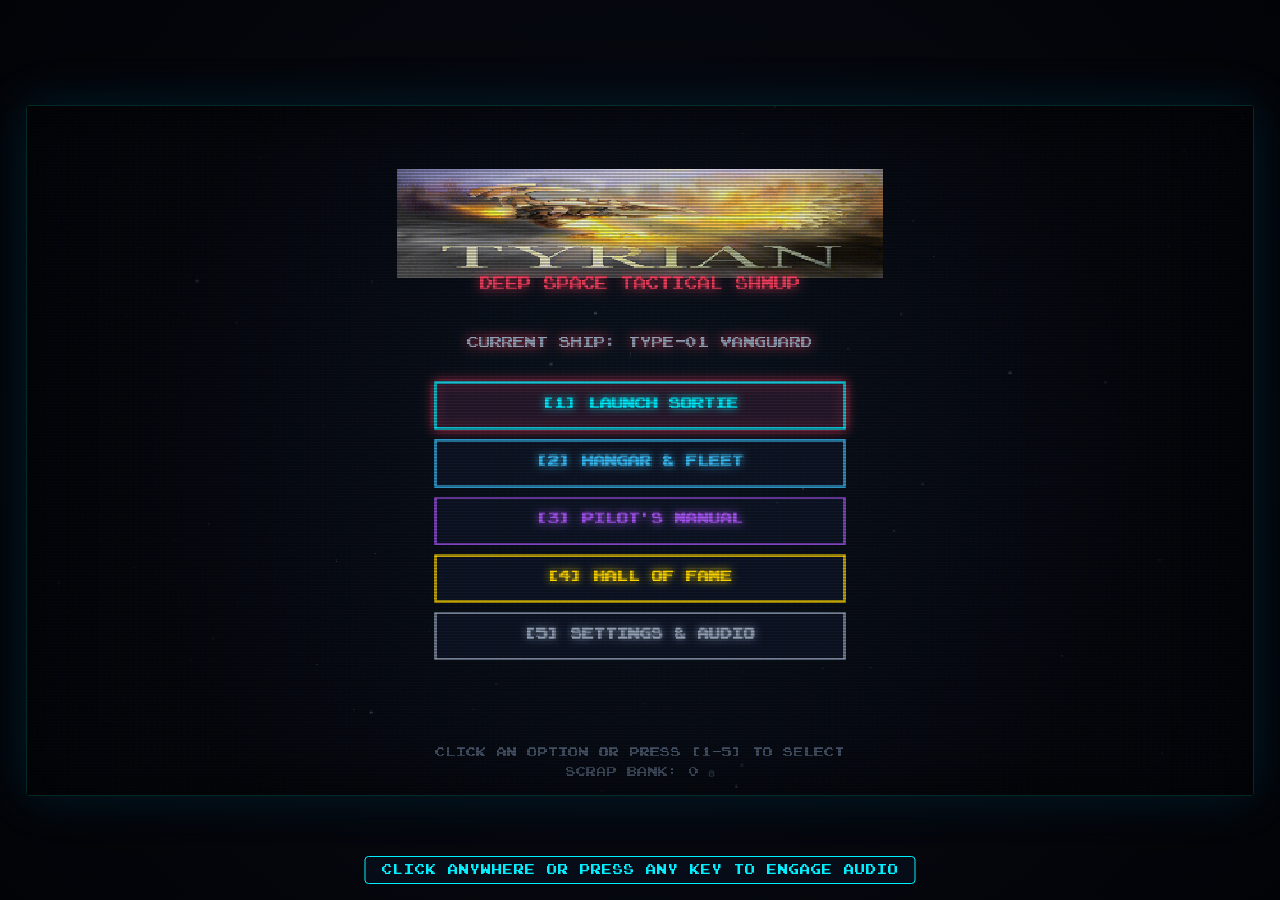
<file: public/lab/play/cruiser-reloaded/antigravity-gemini-3.8-flash-high-2026-09-15/index.html>
<!DOCTYPE html>
<html lang="en">
  <head>
    <meta charset="UTF-8" />
    <meta name="viewport" content="width=device-width, initial-scale=1.0, user-scalable=no" />
    <title>Cruiser Reloaded — Arcade Shmup</title>
    <link rel="icon" type="image/png" href="assets/images/ship/tyrian_ship_0.png" />
    <style>
      @font-face {
        font-family: 'PressStart2P';
        src: url('./assets/fonts/PressStart2P.ttf') format('truetype');
        font-display: swap;
      }
      @font-face {
        font-family: 'Minecraftia';
        src: url('./assets/fonts/Minecraftia2.ttf') format('truetype');
        font-display: swap;
      }

      * {
        box-sizing: border-box;
        margin: 0;
        padding: 0;
        user-select: none;
        -webkit-user-select: none;
      }

      html, body {
        width: 100%;
        height: 100%;
        overflow: hidden;
        background: #05060b;
        color: #e2e8f0;
        font-family: 'PressStart2P', monospace, sans-serif;
      }

      #game-wrapper {
        position: absolute;
        inset: 0;
        display: flex;
        align-items: center;
        justify-content: center;
        background: radial-gradient(circle at center, #0a0d18 0%, #030408 100%);
      }

      #canvas-container {
        position: relative;
        box-shadow: 0 0 50px rgba(0, 180, 255, 0.15), 0 0 100px rgba(0, 0, 0, 0.8);
        border-radius: 4px;
        overflow: hidden;
      }

      canvas {
        display: block;
        image-rendering: pixelated;
        image-rendering: crisp-edges;
        background: #030408;
      }

      /* CRT scanline / vignette effect overlay */
      .crt-overlay {
        position: absolute;
        inset: 0;
        pointer-events: none;
        background: linear-gradient(
          rgba(18, 16, 16, 0) 50%,
          rgba(0, 0, 0, 0.25) 50%
        ), linear-gradient(
          90deg,
          rgba(255, 0, 0, 0.03),
          rgba(0, 255, 0, 0.01),
          rgba(0, 0, 255, 0.03)
        );
        background-size: 100% 3px, 6px 100%;
        box-shadow: inset 0 0 60px rgba(0, 0, 0, 0.6);
        border: 1px solid rgba(0, 255, 200, 0.15);
      }

      .crt-overlay.disabled {
        display: none;
      }

      /* Audio start prompt toast */
      #audio-prompt {
        position: absolute;
        bottom: 16px;
        left: 50%;
        transform: translateX(-50%);
        background: rgba(8, 14, 28, 0.85);
        border: 1px solid #00f0ff;
        color: #00f0ff;
        padding: 8px 16px;
        font-size: 10px;
        letter-spacing: 1px;
        border-radius: 4px;
        pointer-events: none;
        transition: opacity 0.5s ease;
        text-transform: uppercase;
        animation: pulse-glow 2s infinite alternate;
      }

      @keyframes pulse-glow {
        0% { box-shadow: 0 0 5px rgba(0, 240, 255, 0.4); }
        100% { box-shadow: 0 0 15px rgba(0, 240, 255, 0.8); }
      }
    </style>
    <script type="module" crossorigin src="./assets/index-DtYcmQlR.js"></script>
  </head>
  <body>
    <div id="game-wrapper">
      <div id="canvas-container">
        <canvas id="game-canvas" width="960" height="540"></canvas>
        <div id="crt-overlay" class="crt-overlay"></div>
      </div>
      <div id="audio-prompt">Click anywhere or press any key to engage audio</div>
    </div>
  </body>
</html>
</file>
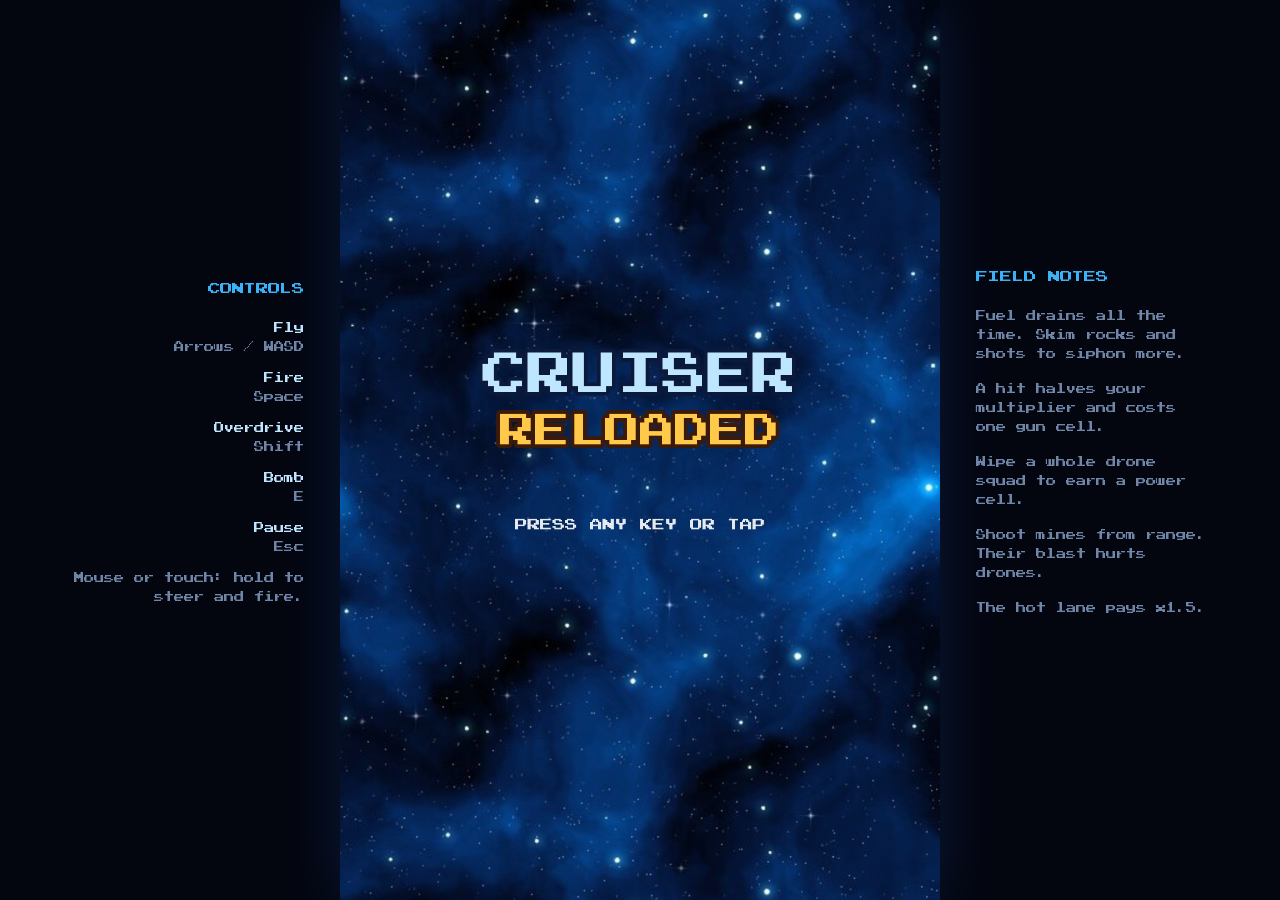
<file: public/lab/play/cruiser-reloaded/claude-claude-fable-5-2-2026-11-10/index.html>
<!doctype html>
<html lang="en">
  <head>
    <meta charset="utf-8" />
    <meta name="viewport" content="width=device-width, initial-scale=1, maximum-scale=1, user-scalable=no" />
    <meta name="theme-color" content="#04060f" />
    <meta name="description" content="Cruiser Reloaded. Fly a salvage cruiser through a debris belt, skim rocks for fuel, and draft modules between sectors." />
    <title>Cruiser Reloaded</title>
    <script type="module" crossorigin src="./assets/index-CF1g5QJs.js"></script>
    <link rel="stylesheet" crossorigin href="./assets/index-CZGMe6Tf.css">
  </head>
  <body>
    <div id="game"></div>
    <!-- Shown beside the playfield on wide screens only. See style.css. -->
    <aside class="side side-left">
      <h2>Controls</h2>
      <dl>
        <dt>Fly</dt><dd>Arrows / WASD</dd>
        <dt>Fire</dt><dd>Space</dd>
        <dt>Overdrive</dt><dd>Shift</dd>
        <dt>Bomb</dt><dd>E</dd>
        <dt>Pause</dt><dd>Esc</dd>
      </dl>
      <p>Mouse or touch: hold to steer and fire.</p>
    </aside>
    <aside class="side side-right">
      <h2>Field notes</h2>
      <p>Fuel drains all the time. Skim rocks and shots to siphon more.</p>
      <p>A hit halves your multiplier and costs one gun cell.</p>
      <p>Wipe a whole drone squad to earn a power cell.</p>
      <p>Shoot mines from range. Their blast hurts drones.</p>
      <p>The hot lane pays x1.5.</p>
    </aside>
    <noscript>Cruiser Reloaded needs JavaScript and WebGL.</noscript>
  </body>
</html>
</file>
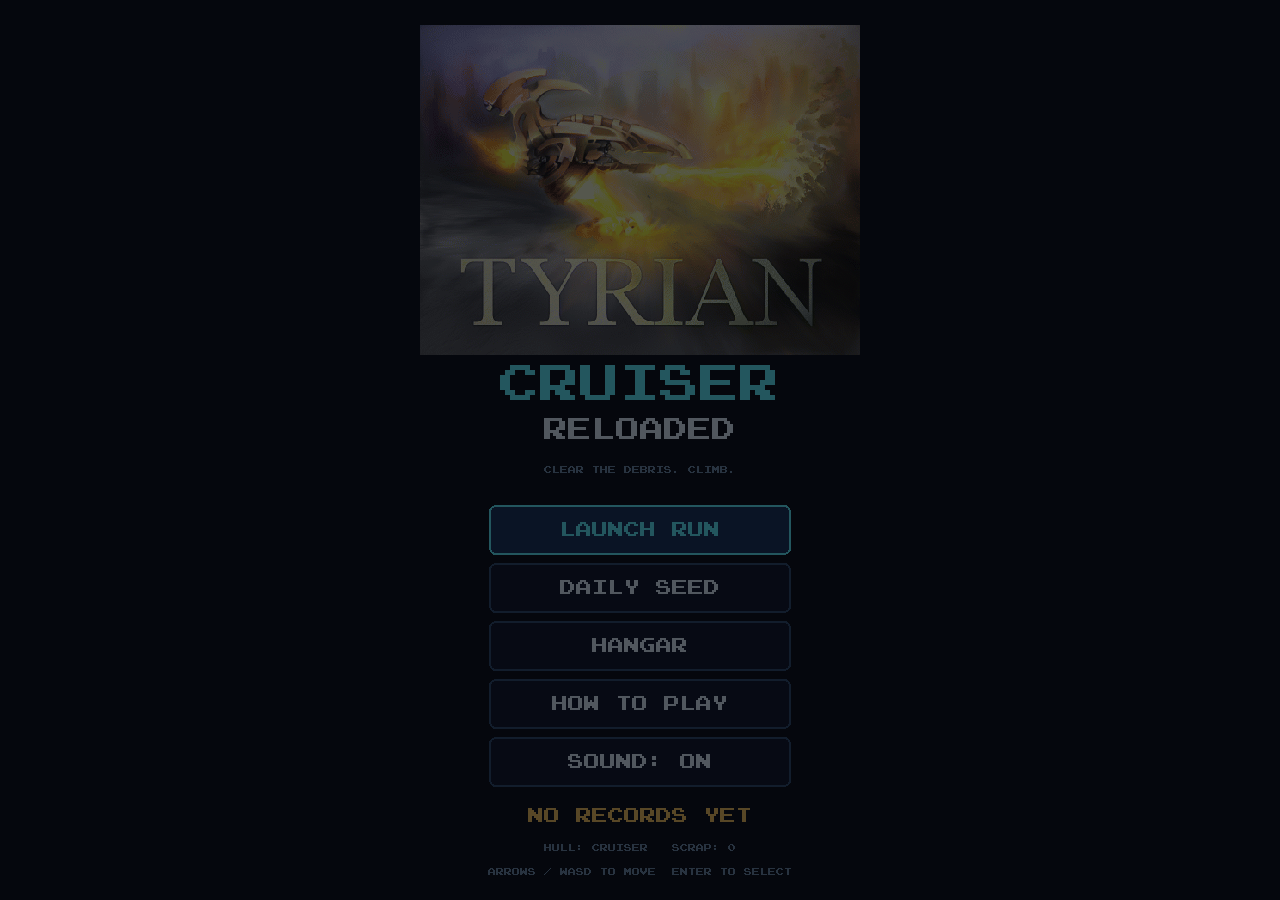
<file: public/lab/play/cruiser-reloaded/claude-claude-haiku-5-5-2026-10-11/index.html>
<!doctype html>
<html lang="en">
  <head>
    <meta charset="UTF-8" />
    <meta name="viewport" content="width=device-width, initial-scale=1.0" />
    <meta name="description" content="Cruiser Reloaded: a vertical debris-field arcade shooter." />
    <title>Cruiser Reloaded</title>
    <link rel="icon" href="data:," />
    <style>html,body{background:#05070d;height:100%;margin:0;overflow:hidden}#game{height:100%}#game canvas{outline:none;display:block}</style>
    <script type="module" crossorigin src="./assets/index-DJFRyHyn.js"></script>
  </head>
  <body>
    <div id="game"></div>
  </body>
</html>
</file>
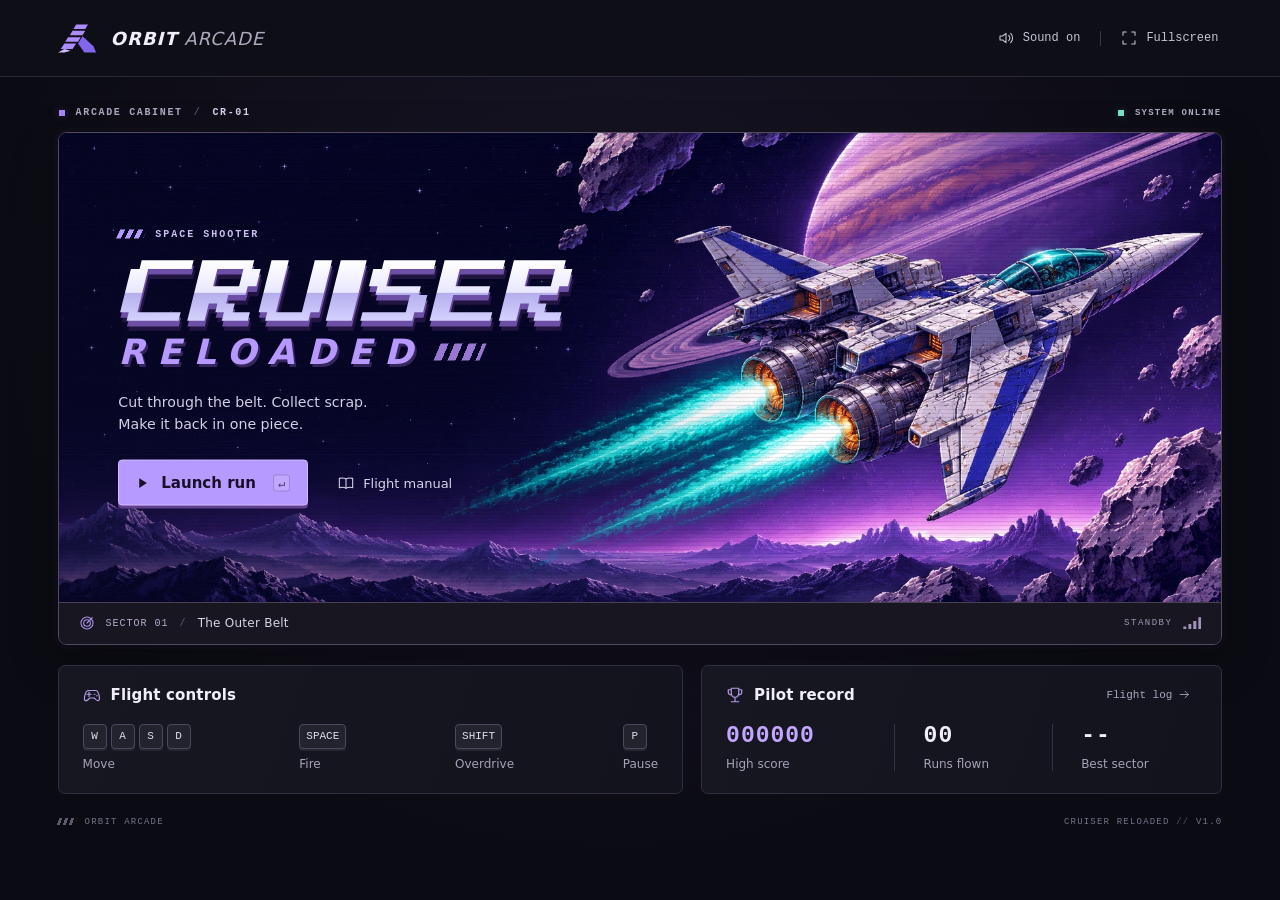
<file: public/lab/play/cruiser-reloaded/codex-gpt-6.2-astra-2026-11-18/index.html>
<!doctype html>
<html lang="en">
  <head>
    <meta charset="utf-8" />
    <meta name="viewport" content="width=device-width, initial-scale=1, viewport-fit=cover" />
    <meta name="theme-color" content="#0b0b14" />
    <meta
      name="description"
      content="Pilot a salvage cruiser through three sectors of hostile space. An arcade shooter with local flight records."
    />
    <link rel="icon" type="image/svg+xml" href="./mark.svg" />
    <title>Cruiser Reloaded | Orbit Arcade</title>
    <script type="module" crossorigin src="./assets/index-Dl6BEjyp.js"></script>
    <link rel="stylesheet" crossorigin href="./assets/index-B5Mu7eUu.css">
  </head>
  <body>
    <header class="mast">
      <div class="wrap mast-inner">
        <div class="brand">
          <img src="./mark.svg" alt="" width="40" height="35" /><span
            >ORBIT<span class="brand-light"> ARCADE</span></span
          >
        </div>
        <div class="system-tools">
          <button id="sound" title="Toggle sound (M)" aria-pressed="true"></button>
          <span class="tool-divider"></span>
          <button id="fullscreen" title="Toggle fullscreen">
            <i data-icon="expand"></i><span>Fullscreen</span>
          </button>
        </div>
      </div>
    </header>
    <main class="wrap">
      <div class="cabinet-line">
        <span><i class="lamp violet"></i> ARCADE CABINET <b>/</b> <strong>CR-01</strong></span
        ><span class="online"><i class="lamp green"></i> SYSTEM ONLINE</span>
      </div>
      <section id="cabinet" class="cabinet" aria-label="Cruiser Reloaded arcade cabinet">
        <div id="screen" class="screen">
          <div class="cover"></div>
          <canvas id="game" aria-label="Cruiser flight area"></canvas>
          <div class="glass" aria-hidden="true"></div>
          <section id="hangar" class="hangar">
            <div class="genre"><span class="speed-bars"></span> SPACE SHOOTER</div>
            <h1>
              <span class="wordmark" aria-hidden="true"></span><span class="sr-only">Cruiser </span
              ><span class="subtitle">RELOADED</span>
            </h1>
            <p class="lead">Cut through the belt. Collect scrap.<br />Make it back in one piece.</p>
            <div class="launch-row">
              <button class="primary" id="launch"><i data-icon="play"></i>Launch run <kbd>↵</kbd></button>
              <button class="manual-link" id="manual"><i data-icon="book"></i>Flight manual</button>
            </div>
          </section>
          <div id="hud" hidden>
            <div class="hud-left">
              <div class="meter">
                <span>HULL</span>
                <div class="track"><i id="hull"></i></div>
                <small id="hull-value">4/4</small>
              </div>
              <div class="meter">
                <span>FUEL</span>
                <div class="track"><i id="fuel"></i></div>
                <small id="fuel-value">100%</small>
              </div>
            </div>
            <div class="score-block">
              <small>SCORE</small><b id="points">000000</b>
              <div class="combo"><span id="chain">×1</span><i id="combo-bar"></i></div>
            </div>
            <button id="pause" aria-label="Pause game" title="Pause (P)"><i data-icon="pause"></i></button>
          </div>
          <div
            id="modal"
            class="modal"
            hidden
            role="dialog"
            aria-modal="true"
            aria-labelledby="dialog-title"
          >
            <div id="dialog" class="dialog"></div>
          </div>
        </div>
        <div class="screen-foot">
          <div class="sector-readout">
            <i data-icon="radar"></i><span id="sector-id">SECTOR 01</span><b>/</b
            ><strong id="sector-name">The Outer Belt</strong>
          </div>
          <span class="signal"><span id="signal-label">STANDBY</span><i class="signal-bars"></i></span>
        </div>
      </section>
      <div id="touch-tools" hidden>
        <span>Drag to steer & fire</span
        ><button id="touch-boost"><i data-icon="bolt"></i> Overdrive</button>
      </div>
      <div class="deck">
        <section class="card controls">
          <h2><i data-icon="gamepad"></i>Flight controls</h2>
          <div class="control-grid">
            <div>
              <div class="keys"><kbd>W</kbd><kbd>A</kbd><kbd>S</kbd><kbd>D</kbd></div>
              <span>Move</span>
            </div>
            <div>
              <div class="keys"><kbd>SPACE</kbd></div>
              <span>Fire</span>
            </div>
            <div>
              <div class="keys"><kbd>SHIFT</kbd></div>
              <span>Overdrive</span>
            </div>
            <div>
              <div class="keys"><kbd>P</kbd></div>
              <span>Pause</span>
            </div>
          </div>
        </section>
        <section class="card records">
          <div class="card-heading">
            <h2><i data-icon="trophy"></i>Pilot record</h2>
            <button class="log-link" id="log">Flight log <i data-icon="arrow"></i></button>
          </div>
          <div class="record-grid">
            <div><strong class="best" id="best">000000</strong><span>High score</span></div>
            <div><strong id="runs">00</strong><span>Runs flown</span></div>
            <div><strong id="deepest">--</strong><span>Best sector</span></div>
          </div>
        </section>
      </div>
      <footer>
        <span class="footer-mark"><span class="mini-bars"></span> ORBIT ARCADE</span
        ><span>CRUISER RELOADED <b>//</b> V1.0</span>
      </footer>
    </main>
  </body>
</html>
</file>
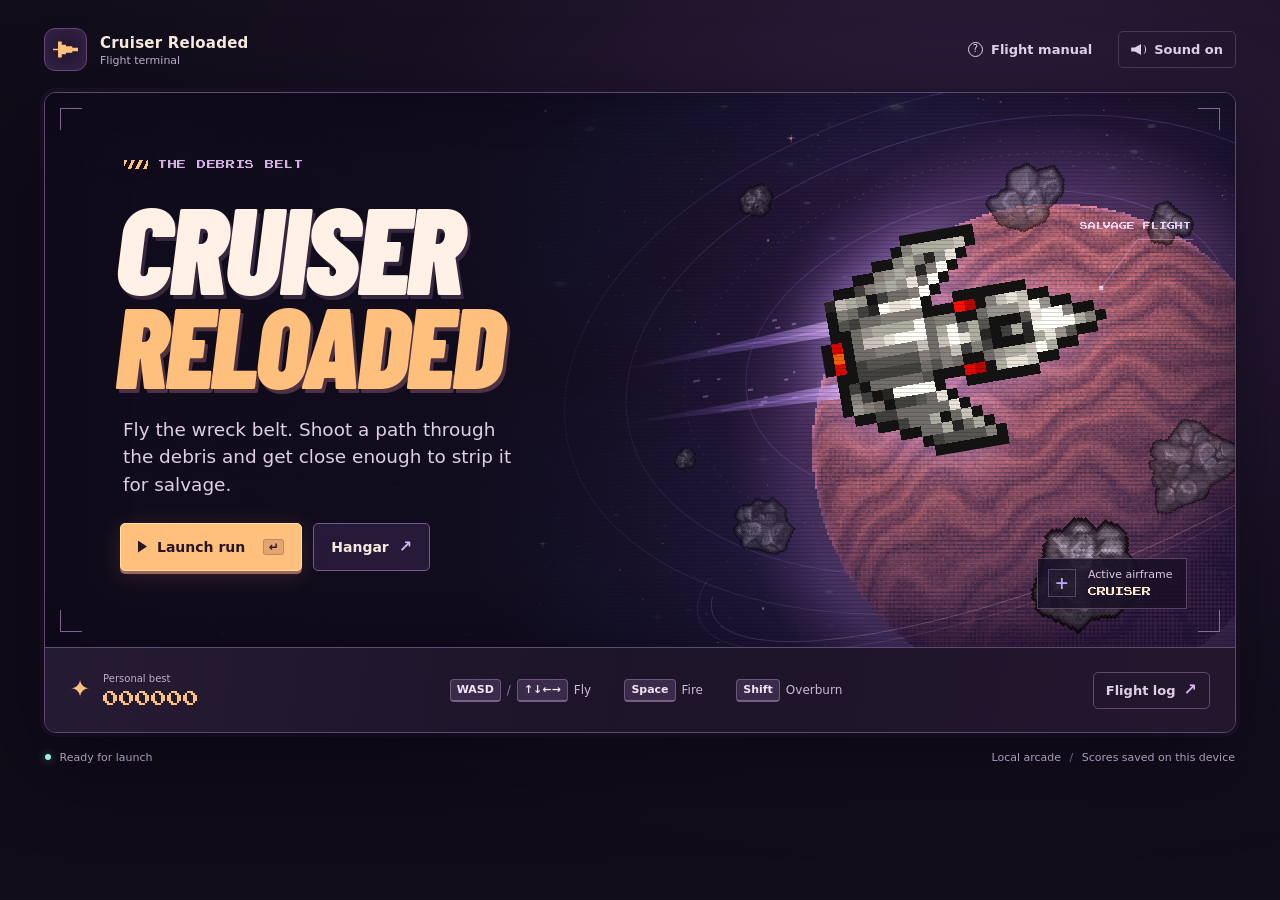
<file: public/lab/play/cruiser-reloaded/codex-gpt-6.2-sol-2026-11-18/index.html>
<!doctype html>
<html lang="en">
<head>
  <meta charset="UTF-8">
  <meta name="viewport" content="width=device-width, initial-scale=1">
  <meta name="theme-color" content="#100c19">
  <meta name="description" content="Fly the wreck belt, strip it for salvage, and take on the Warden in this arcade space shooter.">
  <title>Cruiser Reloaded</title>
  <script type="module" crossorigin src="./assets/index-Tn_8kZKG.js"></script>
  <link rel="stylesheet" crossorigin href="./assets/index-BlKBCFGz.css">
</head>
<body>
  <div class="terminal">
    <header class="topbar">
      <div class="identity">
        <span class="insignia" aria-hidden="true"><span></span></span>
        <div><strong>Cruiser Reloaded</strong><span>Flight terminal</span></div>
      </div>
      <nav class="top-actions" aria-label="Cabinet controls">
        <button type="button" class="quiet" data-action="manual"><span class="manual-icon" aria-hidden="true">?</span> Flight manual</button>
        <button type="button" class="quiet sound-button" data-action="sound" aria-pressed="false"><span class="sound-icon" aria-hidden="true"></span><span id="sound-label">Sound on</span></button>
      </nav>
    </header>

    <main class="cabinet" aria-label="Cruiser Reloaded arcade cabinet">
      <section id="field" class="field" data-mode="title" aria-label="Flight deck">
        <canvas id="space" width="1200" height="560" aria-label="Cruiser flight field"></canvas>
        <div class="glass" aria-hidden="true"></div>
        <div class="corner top-left" aria-hidden="true"></div><div class="corner top-right" aria-hidden="true"></div>
        <div class="corner bottom-left" aria-hidden="true"></div><div class="corner bottom-right" aria-hidden="true"></div>

        <section id="title-screen" class="title-screen" aria-labelledby="game-title">
          <div class="intro">
            <div class="locator"><span aria-hidden="true"></span> The debris belt</div>
            <h1 id="game-title"><span>Cruiser</span><span>Reloaded</span></h1>
            <p>Fly the wreck belt. Shoot a path through the debris and get close enough to strip it for salvage.</p>
            <div class="actions">
              <button type="button" class="primary launch" data-action="launch"><span class="play-icon" aria-hidden="true"></span> Launch run <kbd>↵</kbd></button>
              <button type="button" class="secondary" data-action="hangar">Hangar <span class="arrow" aria-hidden="true">↗</span></button>
            </div>
          </div>
          <div class="flight-id" aria-hidden="true">
            <span class="data-cross">+</span><span>Active airframe<strong id="title-frame">Cruiser</strong></span>
          </div>
        </section>

        <section id="hud" class="hud" aria-label="Flight instruments" hidden>
          <div class="hud-score"><span class="instrument-label">Score</span><strong id="score">000000</strong></div>
          <div class="gauges">
            <div class="gauge hull"><div class="gauge-label"><span>Hull</span><strong id="hull-number">100</strong></div><div class="meter"><span id="hull-fill"></span></div></div>
            <div class="gauge fuel"><div class="gauge-label"><span id="fuel-label">Fuel</span><strong id="fuel-number">100</strong></div><div class="meter"><span id="fuel-fill"></span></div></div>
          </div>
          <div class="hud-chain"><span class="instrument-label">Chain</span><strong id="chain-mult">×1</strong><div class="meter"><span id="chain-fill"></span></div></div>
          <button type="button" class="pause-button" data-action="pause" aria-label="Pause flight"><span aria-hidden="true"></span></button>
        </section>
        <div id="warden-display" class="warden-display" hidden>
          <span>Warden</span><div class="meter"><span id="warden-fill"></span></div><strong id="warden-number">100%</strong>
        </div>
        <div id="brief" class="brief" aria-hidden="true" hidden><span id="brief-title"></span><small id="brief-detail"></small></div>
        <div id="flight-strip" class="flight-strip" hidden>
          <div class="sector-readout"><span id="sector-label">01</span><div class="meter"><span id="sector-fill"></span></div><span id="sector-name"></span></div>
          <div class="salvage-readout"><span class="diamond" aria-hidden="true"></span><span id="salvage-label">0 / 6 to module</span></div>
        </div>
        <div id="touch-controls" class="touch-controls" hidden>
          <span>Drag to fly + fire</span><button type="button" id="touch-burn">Burn</button>
        </div>

        <section id="overlay" class="overlay" role="dialog" aria-modal="true" aria-labelledby="overlay-title" hidden></section>
      </section>

      <div class="console">
        <div class="best">
          <span class="record-icon" aria-hidden="true">✦</span>
          <div><span class="instrument-label">Personal best</span><strong id="best-score">000000</strong></div>
        </div>
        <div class="key-guide" aria-label="Keyboard controls">
          <span><kbd>WASD</kbd><span class="key-or">/</span><kbd>↑↓←→</kbd> Fly</span>
          <span><kbd>Space</kbd> Fire</span>
          <span><kbd>Shift</kbd> Overburn</span>
        </div>
        <button type="button" class="quiet log-button" data-action="log">Flight log <span class="arrow" aria-hidden="true">↗</span></button>
      </div>
    </main>

    <footer class="site-footer">
      <span><span class="online-dot" aria-hidden="true"></span> <span id="cabinet-status">Ready for launch</span></span>
      <span>Local arcade <span class="footer-divider">/</span> Scores saved on this device</span>
    </footer>
  </div>
</body>
</html>
</file>
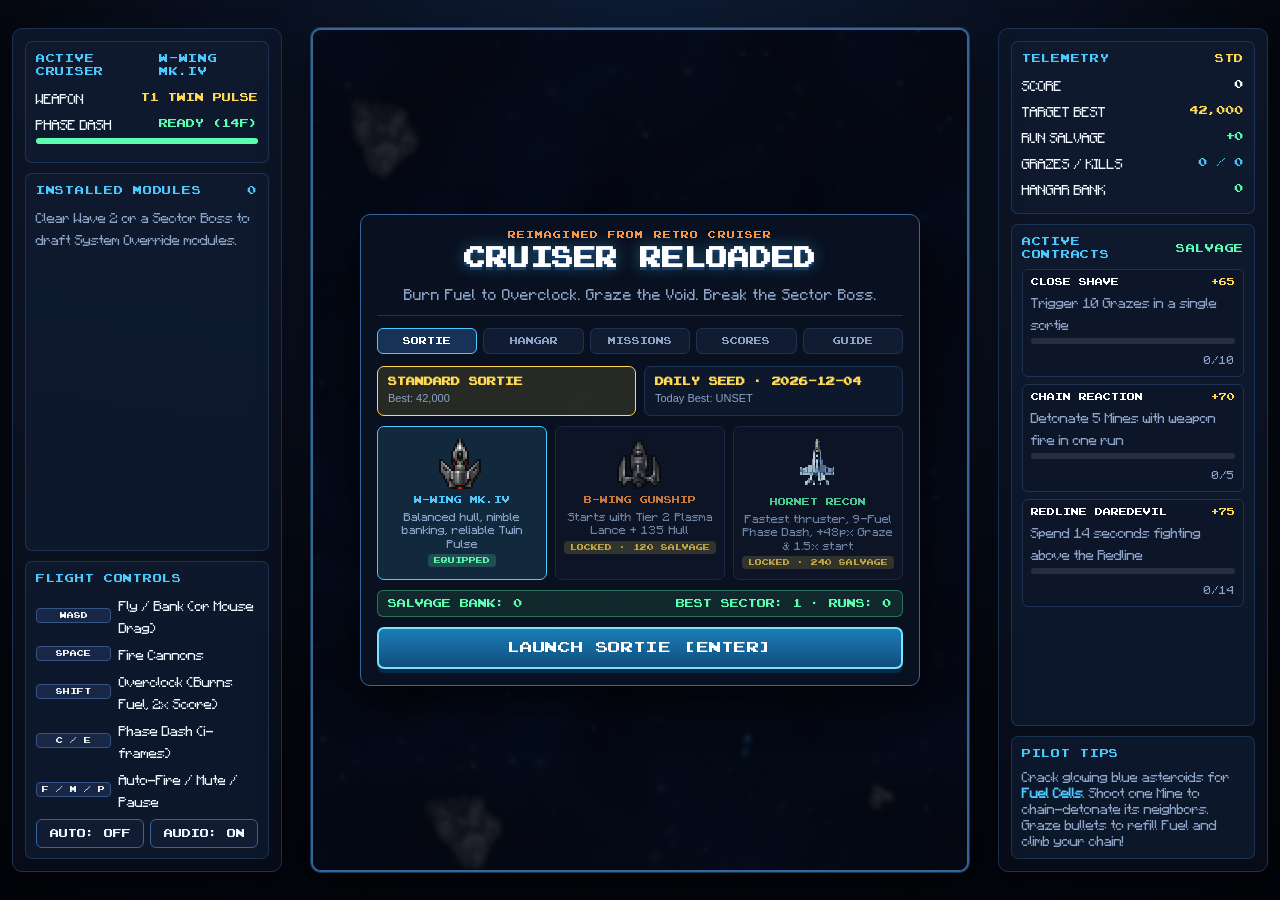
<file: public/lab/play/cruiser-reloaded/openrouter-google-gemini-4-neon-2026-11-20/index.html>
<!doctype html>
<html lang="en">
  <head>
    <meta charset="UTF-8" />
    <meta name="viewport" content="width=device-width, initial-scale=1.0, maximum-scale=1.0, user-scalable=no" />
    <title>Cruiser Reloaded</title>
    <link rel="icon" type="image/png" href="./assets/images/boosts/Juice.png" />
    <style>
      @font-face {
        font-family: 'PressStart2P';
        src: url('./assets/fonts/PressStart2P.ttf') format('truetype');
        font-display: swap;
      }
      @font-face {
        font-family: 'Minecraftia';
        src: url('./assets/fonts/Minecraftia2.ttf') format('truetype');
        font-display: swap;
      }
      @font-face {
        font-family: 'PixelLCD';
        src: url('./assets/fonts/advanced_pixel_lcd-7.ttf') format('truetype');
        font-display: swap;
      }
    </style>
    <script type="module" crossorigin src="./chunks/index-BYs5nUca.js"></script>
    <link rel="stylesheet" crossorigin href="./chunks/index-CzEi45pg.css">
  </head>
  <body>
    <div id="app"></div>
  </body>
</html>
</file>
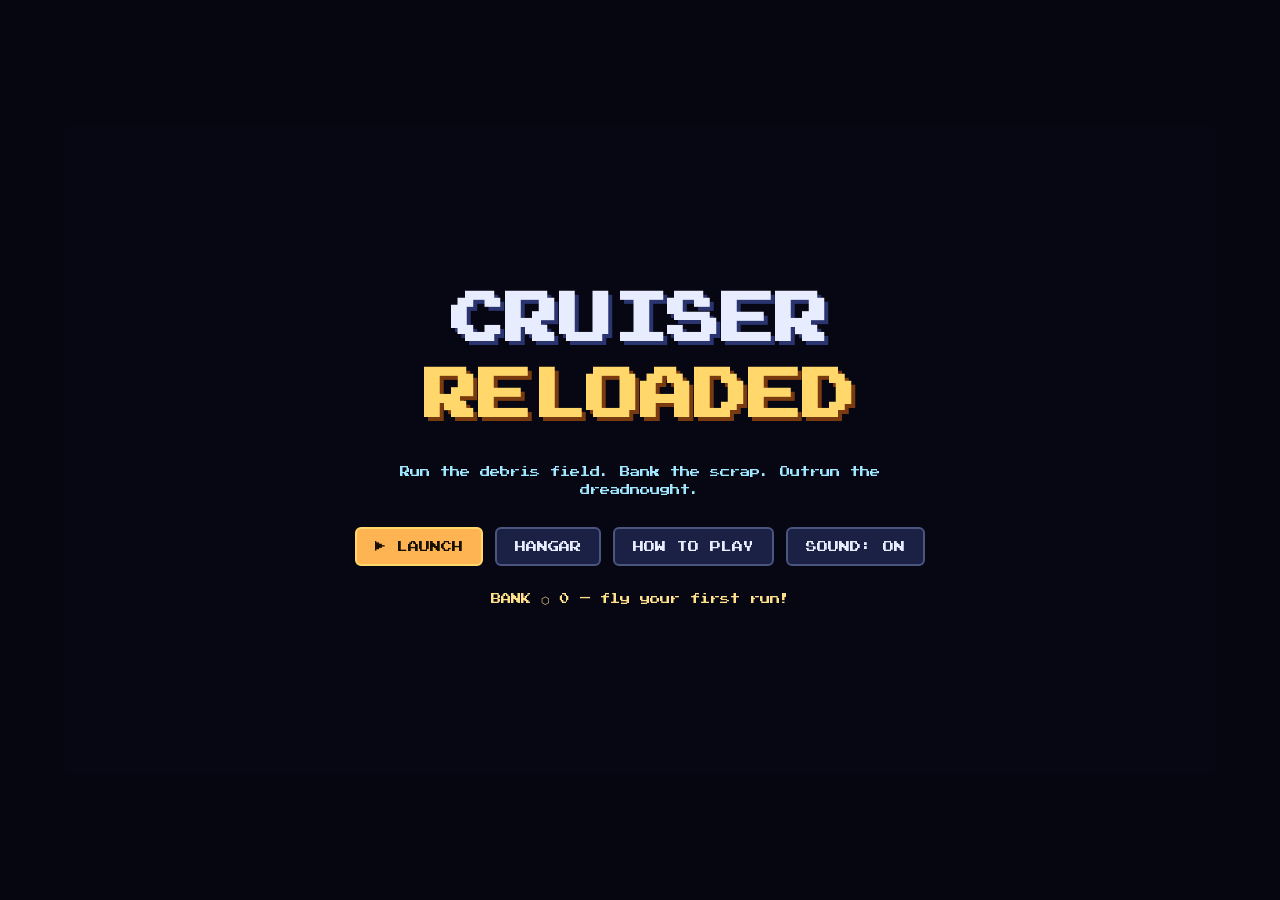
<file: public/lab/play/cruiser-reloaded/openrouter-meta-muse-ember-2026-11-10/index.html>
<!doctype html>
<html lang="en">
<head>
  <meta charset="utf-8" />
  <meta name="viewport" content="width=device-width, initial-scale=1, user-scalable=no" />
  <title>Cruiser Reloaded</title>
  <link rel="icon" href="data:image/svg+xml,<svg xmlns='http://www.w3.org/2000/svg' viewBox='0 0 32 32'><text y='26' font-size='26'>🚀</text></svg>" />
  <style>@font-face { font-family: 'Press Start'; src: url('assets/fonts/PressStart2P.ttf') format('truetype'); }</style>
    <script type="module" crossorigin src="./assets/index-DNKCQKPl.js"></script>
    <link rel="stylesheet" crossorigin href="./assets/index-BEqx0ewk.css">
  </head>
<body>
  <div id="wrap">
    <canvas id="game" width="960" height="540"></canvas>

    <div id="hud" class="hidden">
      <div class="hud-left">
        <div class="bar-row"><span class="bar-label">HULL</span><div class="bar"><div id="hull-bar"></div></div></div>
        <div class="bar-row"><span class="bar-label">FUEL</span><div class="bar fuel"><div id="fuel-bar"></div></div></div>
        <div id="shield-row" class="bar-row hidden"><span class="bar-label">SHLD</span><div class="bar shield"><div id="shield-bar"></div></div></div>
      </div>
      <div class="hud-right">
        <div id="score">0</div>
        <div id="chain" class="hidden">CHAIN x1</div>
        <div id="sector">SECTOR 1</div>
        <div id="scrap">⬡ 0</div>
        <div id="weapon">WPN 1</div>
      </div>
      <div id="boss-bar" class="hidden"><span>DREADNOUGHT</span><div class="bar boss"><div id="boss-fill"></div></div></div>
    </div>

    <div id="banner" class="hidden"></div>
    <div id="hint">WASD / Arrows move · SPACE fire · SHIFT boost · P pause</div>

    <section id="screen-title" class="screen">
      <h1>CRUISER<br/><span>RELOADED</span></h1>
      <p class="tagline">Run the debris field. Bank the scrap. Outrun the dreadnought.</p>
      <div class="btn-row">
        <button id="btn-launch" class="primary">▶ LAUNCH</button>
        <button id="btn-hangar">HANGAR</button>
        <button id="btn-how">HOW TO PLAY</button>
        <button id="btn-mute">SOUND: ON</button>
      </div>
      <p id="best-line" class="best"></p>
    </section>

    <section id="screen-hangar" class="screen hidden">
      <h2>HANGAR</h2>
      <p class="tagline">Spend banked scrap on permanent loadouts. <b id="bank-line"></b></p>
      <div id="unlock-list"></div>
      <div class="btn-row"><button id="btn-hangar-back">← BACK</button></div>
    </section>

    <section id="screen-how" class="screen hidden">
      <h2>HOW TO PLAY</h2>
      <div class="how-grid">
        <p><b>Move</b> WASD / arrows / drag. <b>Fire</b> SPACE or auto on touch. <b>Boost</b> SHIFT (burns fuel, big magnet).</p>
        <p><b>Hull + Fuel:</b> fuel drains as you fly. At zero fuel your engine sputters and the hull burns. Grab fuel cans.</p>
        <p><b>Chain:</b> fast kills raise your score chain to x8. Taking a hit resets it. Greed pays.</p>
        <p><b>Sectors:</b> survive each sector, kill the dreadnought, pick 1 of 3 upgrades. Scrap buys permanent hangar loadouts.</p>
      </div>
      <div class="btn-row"><button id="btn-how-back">← BACK</button></div>
    </section>

    <section id="screen-pause" class="screen hidden">
      <h2>PAUSED</h2>
      <div class="btn-row">
        <button id="btn-resume" class="primary">RESUME</button>
        <button id="btn-quit">ABANDON RUN</button>
      </div>
    </section>

    <section id="screen-upgrade" class="screen hidden">
      <h2>SECTOR CLEAR — CHOOSE AN UPGRADE</h2>
      <div id="upgrade-cards" class="cards"></div>
    </section>

    <section id="screen-over" class="screen hidden">
      <h2 id="over-title">SHIP LOST</h2>
      <div id="over-stats" class="stats"></div>
      <div class="btn-row">
        <button id="btn-retry" class="primary">↻ FLY AGAIN</button>
        <button id="btn-over-title">TITLE</button>
      </div>
    </section>
  </div>
</body>
</html>
</file>
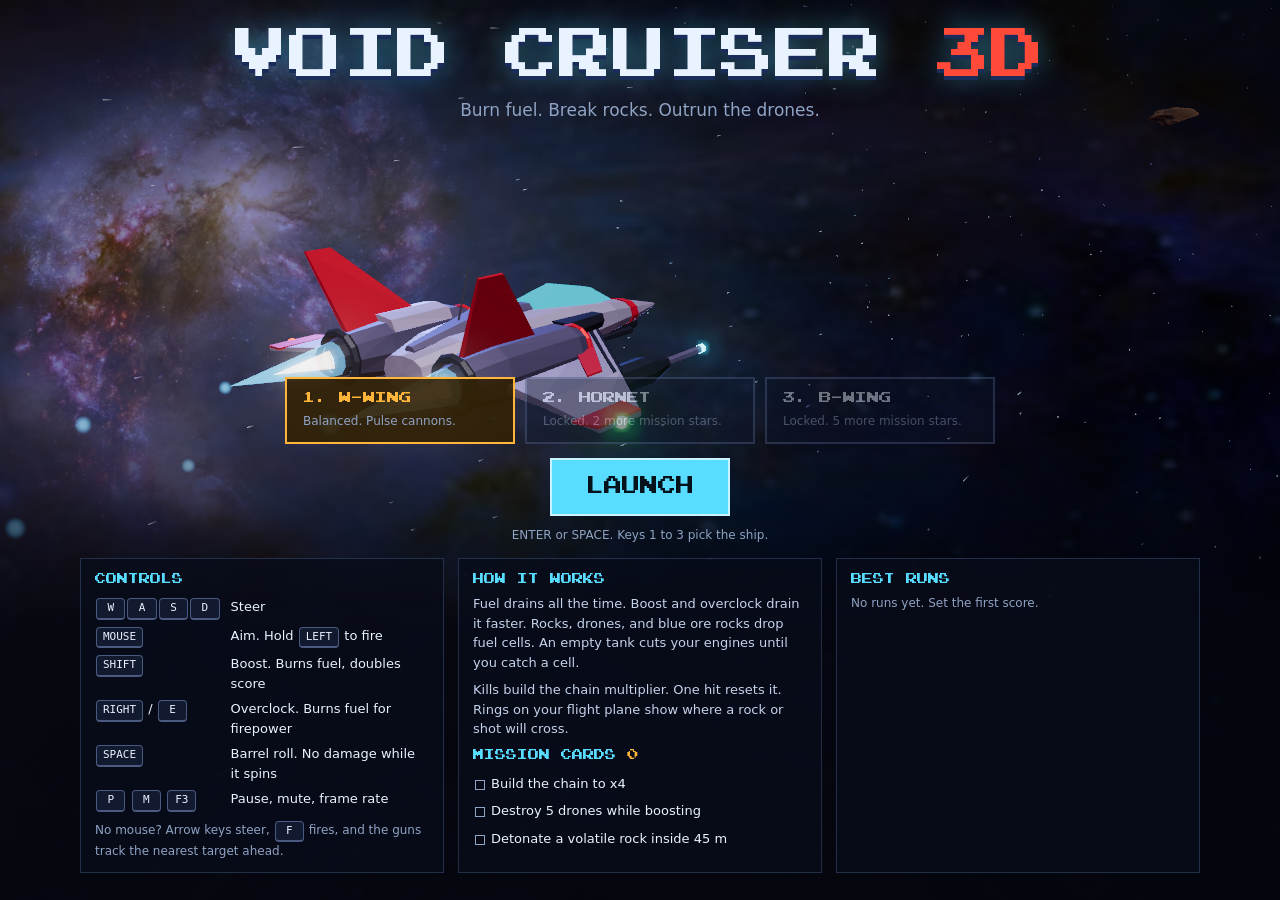
<file: public/lab/play/void-cruiser-3d/claude-claude-fable-5-2-2026-11-18/index.html>
<!doctype html>
<html lang="en">
  <head>
    <meta charset="utf-8" />
    <meta name="viewport" content="width=device-width, initial-scale=1" />
    <title>Void Cruiser 3D</title>
    <link rel="icon" href="data:image/svg+xml,%3Csvg xmlns='http://www.w3.org/2000/svg' viewBox='0 0 16 16'%3E%3Cpath d='M8 1l5 13-5-3-5 3z' fill='%2358dcff'/%3E%3C/svg%3E" />
    <style>
      /* Press Start 2P is the HUD font of the original Retro Cruiser. */
      @font-face {
        font-family: "retro2";
        src: url("./assets/fonts/PressStart2P.ttf") format("truetype");
        font-display: swap;
      }
    </style>
    <script type="module" crossorigin src="./assets/index-CIOOb0Ix.js"></script>
    <link rel="stylesheet" crossorigin href="./assets/index-BphCMuhY.css">
  </head>
  <body>
    <canvas id="view"></canvas>
    <div id="ui"></div>
  </body>
</html>
</file>
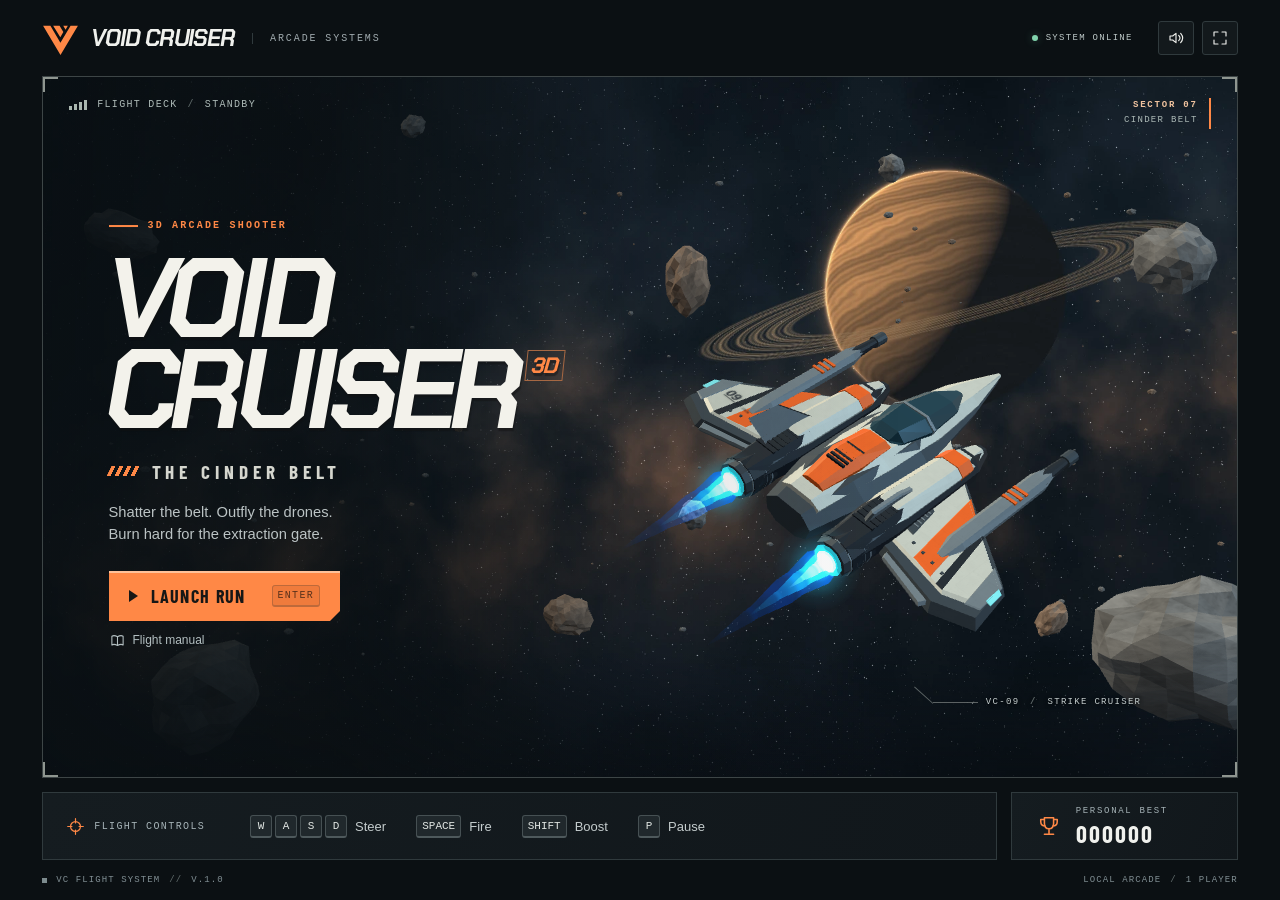
<file: public/lab/play/void-cruiser-3d/codex-gpt-6.2-astra-2026-11-18/index.html>
<!doctype html>
<html lang="en">
  <head>
    <meta charset="utf-8" />
    <meta name="viewport" content="width=device-width,initial-scale=1" />
    <meta name="theme-color" content="#0b1013" />
    <title>Void Cruiser 3D | The Cinder Belt</title>
    <link rel="icon" href="./assets/insignia.svg" />
    <link rel="stylesheet" href="./style.css" />
    <script type="importmap">
      { "imports": { "three": "./vendor/three.module.js" } }
    </script>
  </head>
  <body>
    <svg class="symbols" xmlns="http://www.w3.org/2000/svg">
      <defs>
        <symbol id="brand" viewBox="0 0 40 36">
          <path
            fill="currentColor"
            d="M1 4h8l10.9 18.7L31 4h8L20 36zM12 4h7l4.1 7-3.3 5.7zM23 4h5l-2.5 4.4z"
          />
        </symbol>
        <symbol id="sound" viewBox="0 0 24 24">
          <path d="M3 9h4l5-4v14l-5-4H3zM16 8q4 4 0 8m3-11q6 7 0 14" />
        </symbol>
        <symbol id="silent" viewBox="0 0 24 24"><path d="M3 9h4l5-4v14l-5-4H3zM16 9l6 6m0-6-6 6" /></symbol>
        <symbol id="expand" viewBox="0 0 24 24"><path d="M3 9V3h6m6 0h6v6m0 6v6h-6m-6 0H3v-6" /></symbol>
        <symbol id="book" viewBox="0 0 24 24">
          <path d="M12 6Q7 3 3 5v14q4-2 9 1 5-3 9-1V5q-4-2-9 1zm0 0v14" />
        </symbol>
        <symbol id="cup" viewBox="0 0 24 24">
          <path d="M7 3h10v6q0 6-5 6t-5-6zM7 5H3v2q0 5 5 5m9-7h4v2q0 5-5 5m-4 3v5m-5 1h10" />
        </symbol>
        <symbol id="reticle" viewBox="0 0 24 24">
          <circle cx="12" cy="12" r="7" />
          <path d="M12 1v6m0 10v6M1 12h6m10 0h6" />
        </symbol>
        <symbol id="pauseIcon" viewBox="0 0 24 24"><path d="M8 4v16m8-16v16" stroke-width="4" /></symbol>
      </defs>
    </svg>
    <header>
      <div class="wordmark">
        <svg class="logo"><use href="#brand" /></svg><b>VOID CRUISER</b><span>ARCADE SYSTEMS</span>
      </div>
      <div class="header-actions">
        <span class="connection"><i></i><span id="online">SYSTEM ONLINE</span></span>
        <button class="icon" id="pause" hidden aria-label="Pause game" title="Pause (P)">
          <svg><use href="#pauseIcon" /></svg>
        </button>
        <button class="icon" id="audio" aria-label="Mute audio" title="Mute (M)">
          <svg><use href="#sound" /></svg>
        </button>
        <button class="icon" id="fullscreen" aria-label="Toggle fullscreen" title="Fullscreen">
          <svg><use href="#expand" /></svg>
        </button>
      </div>
    </header>
    <main>
      <section id="stage" aria-label="Space flight display">
        <div id="space"></div>
        <div class="shade"></div>
        <div class="corners"><i></i><i></i><i></i><i></i></div>
        <div class="launch-mark">
          <span class="signal"><i></i><i></i><i></i><i></i></span> FLIGHT DECK <em>/</em> STANDBY
        </div>
        <div class="coord"><b>SECTOR 07</b><span>CINDER BELT</span></div>
        <div id="intro">
          <div class="eyeline"><span></span> 3D ARCADE SHOOTER</div>
          <h1>VOID<br />CRUISER<span class="dimtag">3D</span></h1>
          <div class="mission-name"><i></i> THE CINDER BELT</div>
          <p>Shatter the belt. Outfly the drones.<br />Burn hard for the extraction gate.</p>
          <button class="primary" id="launch">
            <span class="play-triangle"></span> LAUNCH RUN <kbd>ENTER</kbd>
          </button>
          <button class="manual" id="manual">
            <svg><use href="#book" /></svg> Flight manual
          </button>
        </div>
        <div class="ship-tag">
          <i></i><span>VC-09 <b>/</b> STRIKE CRUISER</span>
        </div>
        <div id="hud" hidden>
          <div class="hud-left">
            <small id="sector"></small><strong id="score"></strong><b id="combo"></b>
          </div>
          <div class="hud-right">
            <small>EXTRACTION</small><strong id="distance"></strong>
            <div class="progress"><i id="progress"></i></div>
          </div>
          <div class="meters">
            <div>
              <label>HULL <b id="hval"></b></label>
              <div class="bar"><i id="hull"></i></div>
            </div>
            <div>
              <label>FUEL <b id="fval"></b></label>
              <div class="bar"><i id="fuel"></i></div>
            </div>
          </div>
          <div class="weapon"><small>WEAPON SYSTEM</small><strong id="weapon"></strong></div>
          <div id="notice"></div>
          <div id="hazard" hidden><i></i>IMPACT</div>
          <div id="prize" hidden></div>
          <div id="aim"><i></i></div>
        </div>
        <div id="effects"></div>
        <div id="flash"></div>
        <section id="modal" hidden role="dialog" aria-modal="true" aria-labelledby="modal-title">
          <div class="modal-card">
            <div class="eyeline" id="modal-kicker"></div>
            <h2 id="modal-title"></h2>
            <div id="modal-body"></div>
            <div id="modal-actions"></div>
          </div>
        </section>
      </section>
      <section class="deck">
        <div class="controls-strip">
          <div class="deck-title">
            <svg><use href="#reticle" /></svg> FLIGHT CONTROLS
          </div>
          <div class="key-list">
            <div><kbd>W</kbd><kbd>A</kbd><kbd>S</kbd><kbd>D</kbd><span>Steer</span></div>
            <div><kbd>SPACE</kbd><span>Fire</span></div>
            <div><kbd>SHIFT</kbd><span>Boost</span></div>
            <div><kbd>P</kbd><span>Pause</span></div>
          </div>
        </div>
        <div class="record">
          <svg><use href="#cup" /></svg>
          <div><small>PERSONAL BEST</small><strong id="best">000000</strong></div>
        </div>
      </section>
      <footer>
        <span><i></i> VC FLIGHT SYSTEM <em>//</em> V.1.0</span><span>LOCAL ARCADE <em>/</em> 1 PLAYER</span>
      </footer>
    </main>
    <script type="module" src="./src/main.js"></script>
  </body>
</html>
</file>
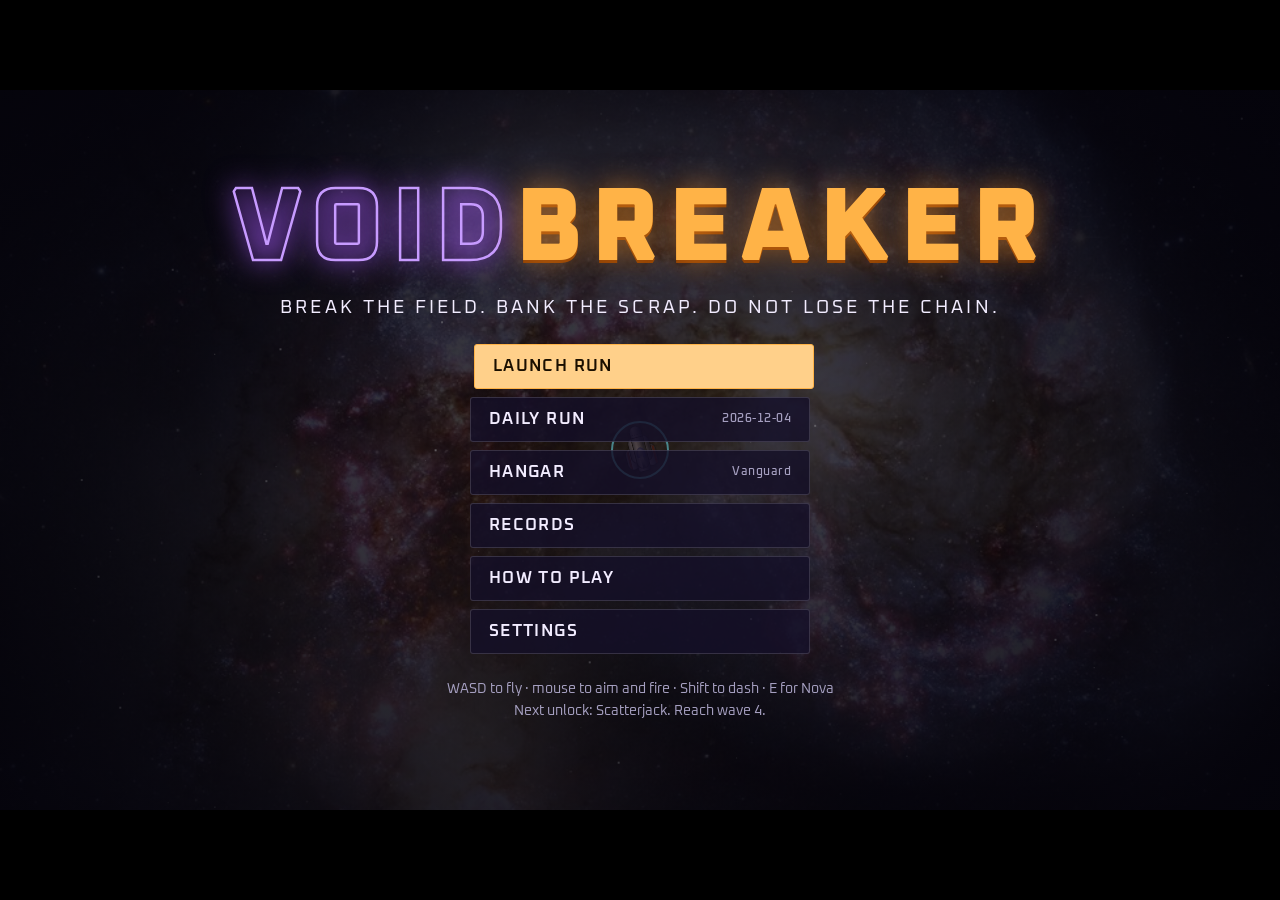
<file: public/lab/play/voidbreaker/claude-claude-fable-5-2-2026-11-10/index.html>
<!doctype html>
<html lang="en">
  <head>
    <meta charset="UTF-8" />
    <meta name="viewport" content="width=device-width, initial-scale=1.0" />
    <meta name="description" content="Voidbreaker: an arcade roguelite about breaking asteroids, banking scrap, and keeping your chain alive." />
    <meta name="theme-color" content="#05040d" />
    <link rel="icon" href="data:image/svg+xml,%3Csvg xmlns='http://www.w3.org/2000/svg' viewBox='0 0 32 32'%3E%3Crect width='32' height='32' rx='6' fill='%2305040d'/%3E%3Cpath d='M16 4l9 22-9-5-9 5z' fill='%23ffb347'/%3E%3C/svg%3E" />
    <title>Voidbreaker</title>
    <script type="module" crossorigin src="./assets/index-CsZfnqHL.js"></script>
    <link rel="stylesheet" crossorigin href="./assets/index-CugKKbR8.css">
  </head>
  <body>
    <main id="stage" data-phase="title">
      <canvas id="game" aria-label="Voidbreaker play field"></canvas>

      <div id="hud" hidden>
        <div class="hud-score">
          <div id="hud-score" class="score">0</div>
          <div class="chain">
            <span id="hud-mult" data-tier="1">x1.0</span>
            <div class="bar"><i id="hud-chain"></i></div>
            <span class="label">CHAIN</span>
          </div>
        </div>
        <div class="hud-wave">
          <div id="hud-wave">WAVE 1</div>
          <div id="hud-sector"></div>
        </div>
        <div class="hud-ship">
          <div id="hud-hull" class="pips" aria-label="Hull"></div>
          <div id="hud-nova-box" class="nova">
            <span class="label">NOVA <kbd>E</kbd></span>
            <div class="bar"><i id="hud-nova"></i></div>
          </div>
        </div>
        <div class="hud-level">
          <div id="hud-mods" class="mods"></div>
          <div class="xp">
            <span id="hud-level">LV 1</span>
            <div class="bar"><i id="hud-xp"></i></div>
          </div>
        </div>
      </div>

      <div id="tip" role="status"></div>
      <div id="toasts" aria-live="polite"></div>
      <div id="overlay" hidden></div>
      <div id="loading">Loading Voidbreaker</div>
    </main>
  </body>
</html>
</file>
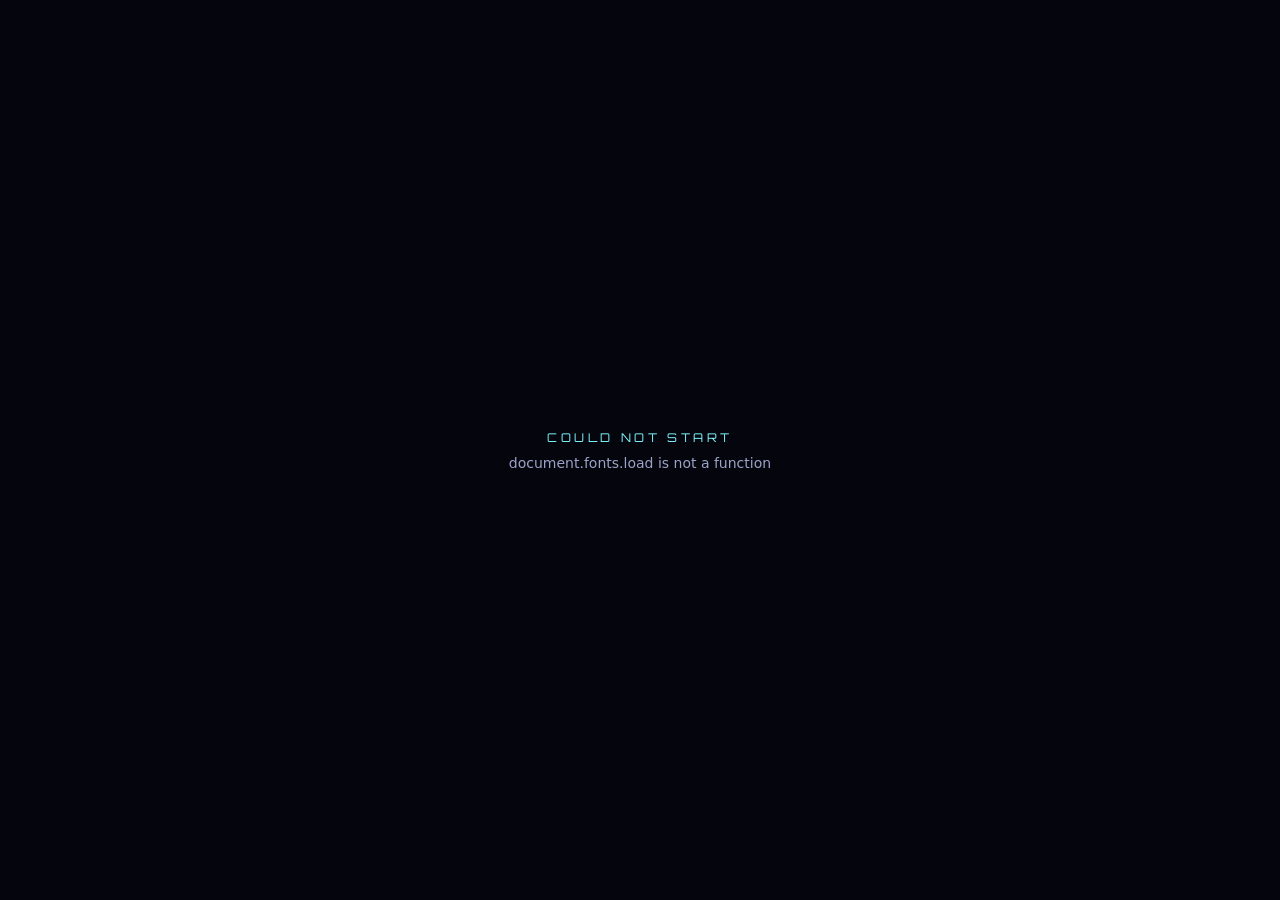
<file: public/lab/play/voidbreaker/claude-claude-haiku-5-5-2026-10-11/index.html>
<!doctype html>
<html lang="en">
  <head>
    <meta charset="UTF-8" />
    <meta name="viewport" content="width=device-width, initial-scale=1.0" />
    <meta name="description" content="Voidbreaker: a twin-stick arcade game. Break rocks, chase the chain, and survive the void." />
    <meta name="theme-color" content="#05060d" />
    <title>Voidbreaker</title>
    <link rel="icon" href="data:image/svg+xml,%3Csvg xmlns='http://www.w3.org/2000/svg' viewBox='0 0 16 16'%3E%3Ccircle cx='8' cy='8' r='6' fill='%23ff9a3c'/%3E%3C/svg%3E" />
    <script type="module" crossorigin src="./assets/index-C_lW_Ffd.js"></script>
    <link rel="stylesheet" crossorigin href="./assets/index-B_pFIxL9.css">
  </head>
  <body>
    <div id="stage">
      <canvas id="game" aria-label="Voidbreaker game area"></canvas>
      <div id="ui" class="ui"></div>
    </div>
  </body>
</html>
</file>
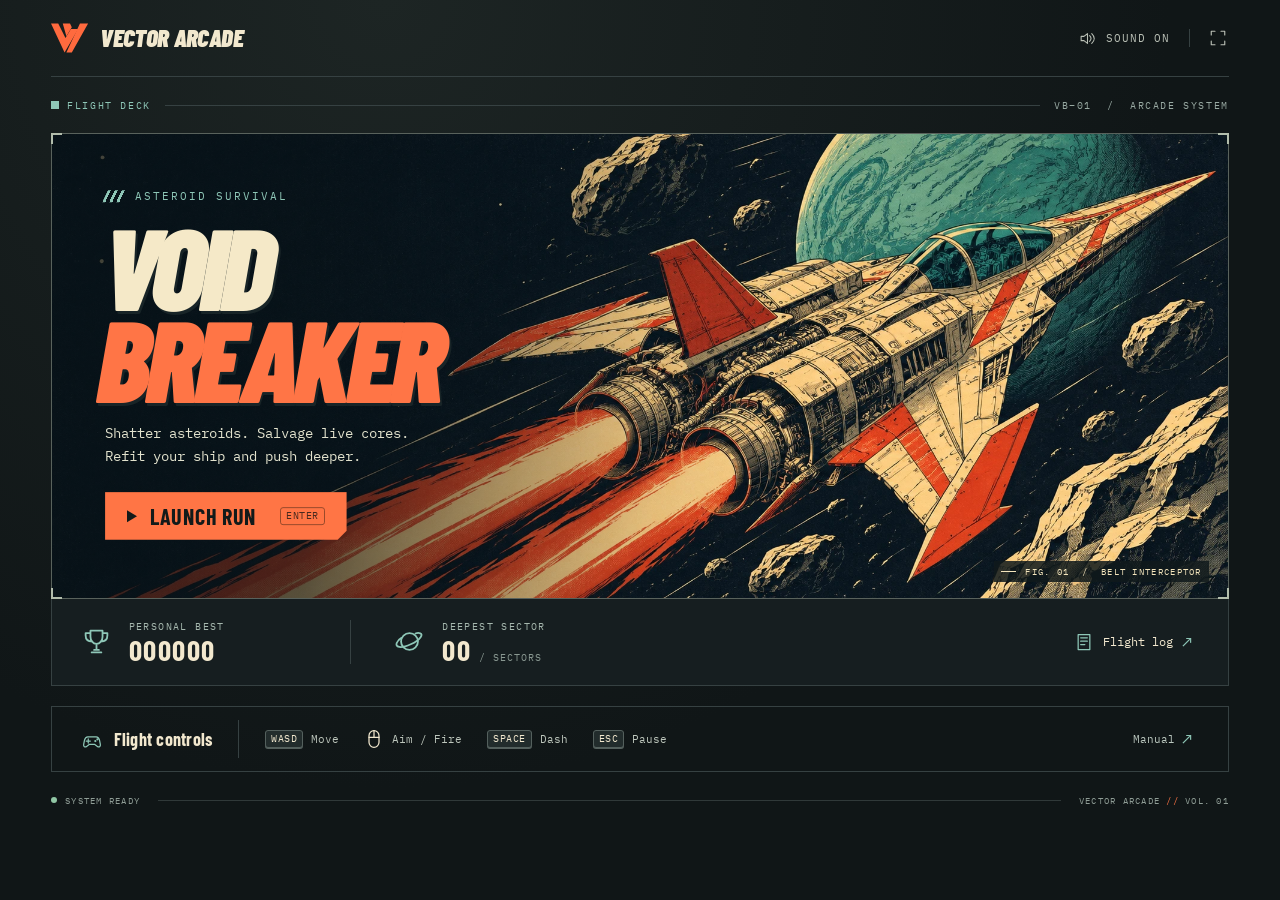
<file: public/lab/play/voidbreaker/codex-gpt-6.2-astra-2026-11-18/index.html>
<!doctype html>
<html lang="en">
  <head>
    <meta charset="utf-8" />
    <meta name="viewport" content="width=device-width,initial-scale=1,viewport-fit=cover" />
    <meta name="theme-color" content="#101617" />
    <meta
      name="description"
      content="Fly a salvage interceptor into the Shatter Belt. Break asteroids, chase live cores and beat your best flight."
    />
    <link rel="icon" href="./mark.svg" />
    <title>Voidbreaker | Vector Arcade</title>
    <script type="module" crossorigin src="./assets/index-DOX2xJTq.js"></script>
    <link rel="stylesheet" crossorigin href="./assets/index-CUyOeO25.css">
  </head>
  <body>
    <div class="shell">
      <header>
        <a class="brand" href="./" aria-label="Vector Arcade flight deck"
          ><img src="./mark.svg" alt="" />VECTOR<span>ARCADE</span></a
        >
        <div class="utility">
          <button id="sound" aria-label="Toggle sound"></button><span class="separator"></span
          ><button id="fullscreen" aria-label="Enter fullscreen" title="Fullscreen"></button>
        </div>
      </header>
      <main>
        <div class="deck-label">
          <span><b class="signal"></b><b id="deck-status">FLIGHT DECK</b></span
          ><i></i><span class="deck-code">VB–01&nbsp; / &nbsp;ARCADE SYSTEM</span>
        </div>
        <section class="stage" id="stage" aria-label="Voidbreaker arcade">
          <div id="cover">
            <div class="cover-content">
              <div class="kicker"><i></i> ASTEROID SURVIVAL</div>
              <h1><span>VOID</span><span>BREAKER</span></h1>
              <p>Shatter asteroids. Salvage live cores.<br />Refit your ship and push deeper.</p>
              <div class="launch-line">
                <button class="primary" data-action="start">
                  <span class="play"></span>Launch run <kbd>ENTER</kbd>
                </button>
              </div>
            </div>
            <div class="art-caption"><i></i>FIG. 01 &nbsp;/&nbsp; BELT INTERCEPTOR</div>
          </div>
          <canvas id="arena" aria-label="Asteroid belt playfield" hidden></canvas>
          <div id="hud" hidden></div>
          <div id="touch-controls" hidden><button data-action="dash">DASH</button></div>
          <div id="overlay" hidden></div>
          <div class="corner tl"></div>
          <div class="corner tr"></div>
          <div class="corner bl"></div>
          <div class="corner br"></div>
        </section>
        <section class="dashboard" aria-label="Pilot records">
          <div class="stat">
            <span class="stat-icon" id="trophy-icon"></span>
            <div><small>Personal best</small><strong id="best">000000</strong></div>
          </div>
          <div class="stat">
            <span class="stat-icon" id="planet-icon"></span>
            <div>
              <small>Deepest sector</small><strong id="deep">00 <em>/ SECTORS</em></strong>
            </div>
          </div>
          <button class="log-link" data-action="log">
            <span id="log-icon"></span> Flight log <b>↗</b>
          </button>
        </section>
        <section class="controls" aria-label="Flight controls">
          <div class="controls-name"><span id="controller-icon"></span> Flight controls</div>
          <div class="bindings">
            <span><kbd>WASD</kbd> Move</span><span><i id="mouse-icon"></i> Aim / Fire</span
            ><span><kbd>SPACE</kbd> Dash</span><span><kbd>ESC</kbd> Pause</span>
          </div>
          <button class="manual-link" data-action="manual" aria-label="Open flight manual">
            Manual <b>↗</b>
          </button>
        </section>
      </main>
      <footer>
        <span class="ready"><i></i> <span id="status-text">SYSTEM READY</span></span
        ><span class="footer-rule"></span><span>VECTOR ARCADE <b>//</b> VOL. 01</span>
      </footer>
    </div>
  </body>
</html>
</file>
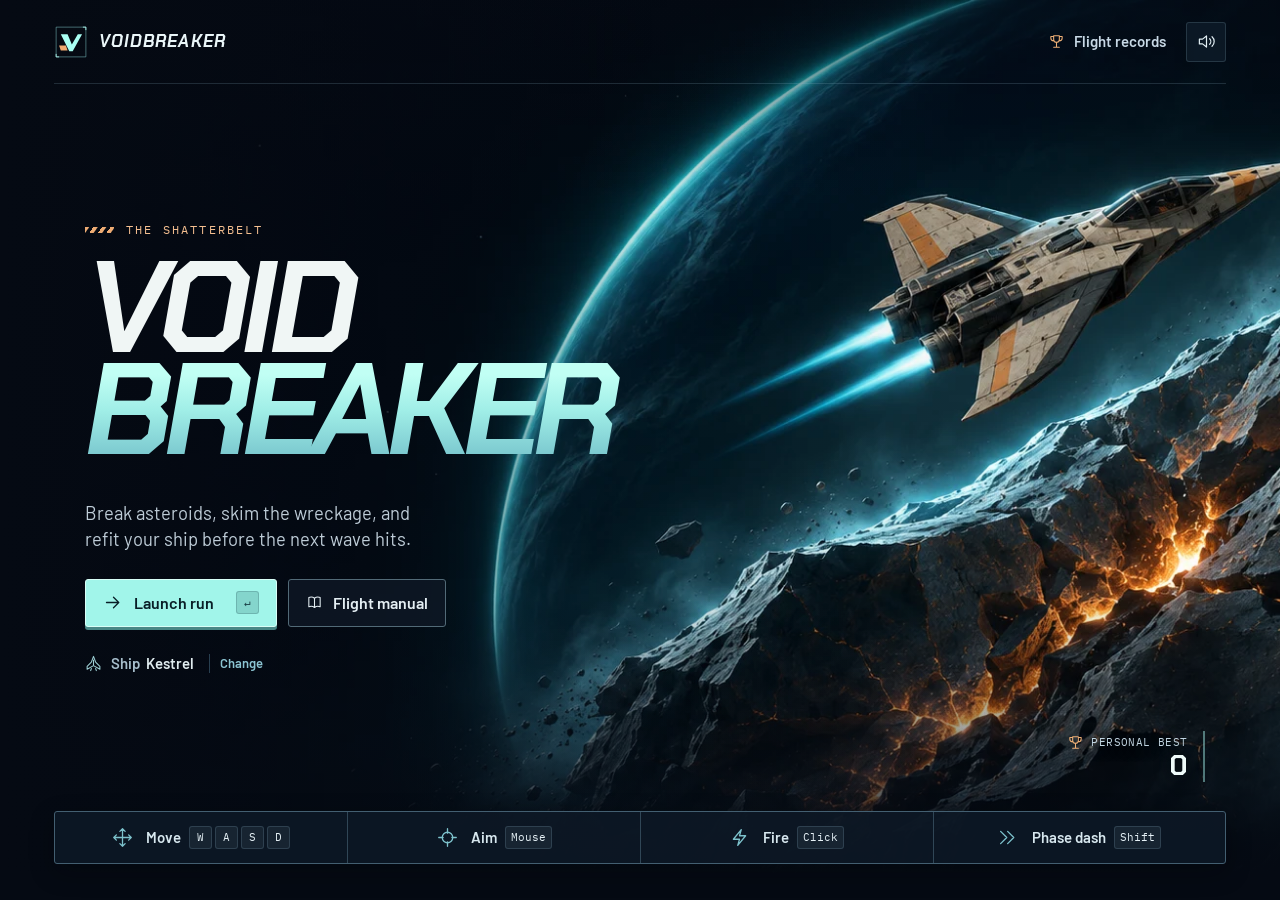
<file: public/lab/play/voidbreaker/codex-gpt-6.2-sol-2026-11-18/index.html>
<!doctype html>
<html lang="en">
<head>
  <meta charset="utf-8">
  <meta name="viewport" content="width=device-width, initial-scale=1, viewport-fit=cover">
  <meta name="theme-color" content="#07121d">
  <meta name="description" content="Pilot a salvage interceptor through the Shatterbelt in this free asteroid survival arcade game.">
  <link rel="icon" href="./art/insignia.svg" type="image/svg+xml">
  <title>Voidbreaker | Shatterbelt Arcade</title>
  <script type="module" crossorigin src="./assets/index-BtitDeNC.js"></script>
  <link rel="stylesheet" crossorigin href="./assets/index-v-Jekeh6.css">
</head>
<body>
  <div id="app"></div>
</body>
</html>
</file>
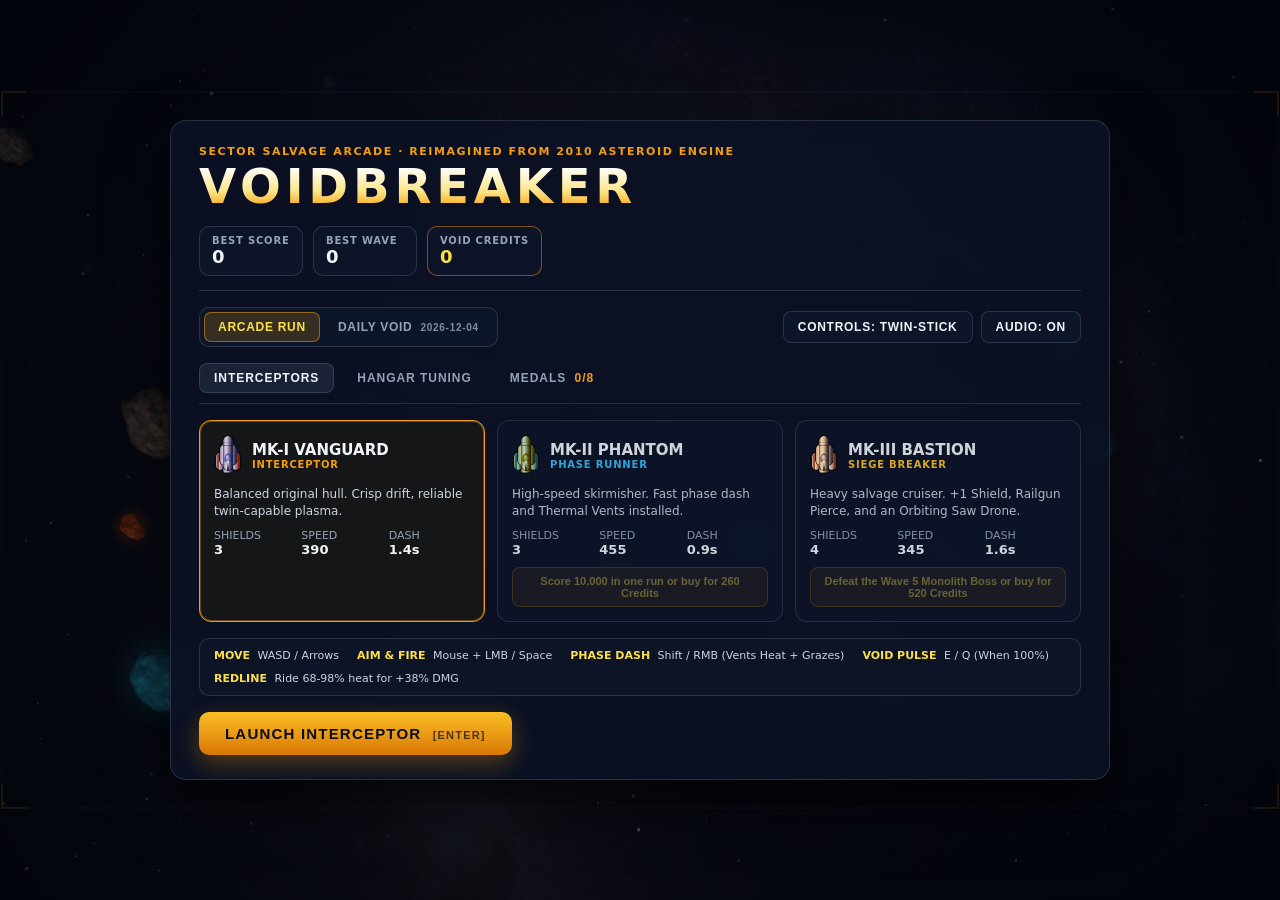
<file: public/lab/play/voidbreaker/openrouter-google-gemini-4-neon-2026-11-20/index.html>
<!doctype html>
<html lang="en">
  <head>
    <meta charset="UTF-8" />
    <meta name="viewport" content="width=device-width, initial-scale=1.0" />
    <title>VOIDBREAKER</title>
    <link rel="icon" type="image/png" href="./assets/sprites/ship.png" />
    <script type="module" crossorigin src="./assets/index-CDlV3_Gd.js"></script>
    <link rel="stylesheet" crossorigin href="./assets/index-BFlWBT9B.css">
  </head>
  <body>
    <canvas id="game-canvas" aria-label="Voidbreaker Arcade Arena"></canvas>

    <!-- In-game HUD -->
    <div id="hud" class="hud hidden">
      <div class="hud-top">
        <div class="hud-panel hud-left">
          <div class="hud-row">
            <span class="hud-label">SHIELDS</span>
            <div id="hud-shields" class="shield-pips"></div>
          </div>
          <div class="hud-meter-wrap">
            <div class="hud-meter-head">
              <span class="hud-label">VOID PULSE</span>
              <span id="hud-overdrive-label" class="hud-value cyan">0%</span>
            </div>
            <div class="meter-track">
              <div id="hud-overdrive-bar" class="meter-fill overdrive-fill"></div>
            </div>
          </div>
          <div class="hud-meter-wrap">
            <div class="hud-meter-head">
              <span class="hud-label">PHASE DASH</span>
              <span class="hud-key">SHIFT / RMB</span>
            </div>
            <div class="meter-track slim">
              <div id="hud-dash-bar" class="meter-fill dash-fill"></div>
            </div>
          </div>
        </div>

        <div class="hud-center">
          <div class="wave-pill">
            <span id="hud-sector" class="sector-name">ANTENNAE DRIFT</span>
            <span class="pill-sep">·</span>
            <span id="hud-wave" class="wave-num">WAVE 1</span>
            <span id="hud-mode-badge" class="mode-badge hidden">DAILY</span>
          </div>

          <div id="hud-boss-bar-wrap" class="boss-bar-wrap hidden">
            <div class="boss-bar-head">
              <span id="hud-boss-name">MONOLITH CORE</span>
              <span id="hud-boss-state" class="boss-state">PLATES ACTIVE</span>
            </div>
            <div class="meter-track boss-track">
              <div id="hud-boss-bar" class="meter-fill boss-fill"></div>
            </div>
          </div>

          <div id="hud-rift-wrap" class="rift-bar-wrap hidden">
            <div class="boss-bar-head">
              <span>VOID RIFT HARVEST</span>
              <span id="hud-rift-pct">0%</span>
            </div>
            <div class="meter-track slim">
              <div id="hud-rift-bar" class="meter-fill rift-fill"></div>
            </div>
          </div>
        </div>

        <div class="hud-panel hud-right">
          <div class="score-block">
            <span class="hud-label">SCORE</span>
            <span id="hud-score" class="score-value">0</span>
            <span id="hud-best" class="best-sub">BEST 0</span>
          </div>
          <div class="combo-block">
            <div id="hud-combo" class="combo-value">x1.0</div>
            <div class="meter-track slim combo-track">
              <div id="hud-combo-bar" class="meter-fill combo-fill"></div>
            </div>
          </div>
          <button id="btn-hud-pause" class="icon-btn" type="button" title="Pause (Esc / P)">
            II
          </button>
        </div>
      </div>

      <div class="hud-bottom">
        <div id="hud-upgrades" class="active-mods"></div>
        <div class="bottom-bars">
          <div class="heat-wrap">
            <div class="hud-meter-head">
              <span id="hud-heat-label" class="hud-label">PLASMA HEAT</span>
              <span class="hud-key">REDLINE +38% · [R] VENT</span>
            </div>
            <div class="meter-track heat-track">
              <div class="redline-zone"></div>
              <div id="hud-heat-bar" class="meter-fill heat-fill"></div>
            </div>
          </div>
          <div class="xp-wrap">
            <div class="hud-meter-head">
              <span id="hud-level" class="hud-label">SALVAGE LV.1</span>
              <span id="hud-xp-text" class="hud-key">0 / 85</span>
            </div>
            <div class="meter-track slim">
              <div id="hud-xp-bar" class="meter-fill xp-fill"></div>
            </div>
          </div>
        </div>
      </div>
    </div>

    <!-- Title / Hangar Screen -->
    <div id="screen-title" class="overlay-screen">
      <div class="title-card">
        <header class="title-header">
          <div class="title-brand">
            <div class="eyebrow">SECTOR SALVAGE ARCADE · REIMAGINED FROM 2010 ASTEROID ENGINE</div>
            <h1 class="game-title">VOIDBREAKER</h1>
          </div>
          <div class="profile-strip">
            <div class="stat-chip">
              <span class="chip-label">BEST SCORE</span>
              <span id="title-best-score" class="chip-value">0</span>
            </div>
            <div class="stat-chip">
              <span class="chip-label">BEST WAVE</span>
              <span id="title-best-wave" class="chip-value">0</span>
            </div>
            <div class="stat-chip accent">
              <span class="chip-label">VOID CREDITS</span>
              <span id="title-credits" class="chip-value">0</span>
            </div>
          </div>
        </header>

        <div class="mode-row">
          <div class="mode-toggle" role="group" aria-label="Run mode">
            <button id="btn-mode-standard" class="mode-btn active" type="button">
              ARCADE RUN
            </button>
            <button id="btn-mode-daily" class="mode-btn" type="button">
              DAILY VOID <span id="daily-date-label" class="daily-tag"></span>
            </button>
          </div>
          <div class="quick-toggles">
            <button id="btn-control-mode" class="ghost-btn" type="button">
              CONTROLS: TWIN-STICK
            </button>
            <button id="btn-title-mute" class="ghost-btn" type="button">AUDIO: ON</button>
          </div>
        </div>

        <div class="hangar-tabs" role="tablist">
          <button class="tab-btn active" data-tab="ships" type="button">INTERCEPTORS</button>
          <button class="tab-btn" data-tab="perks" type="button">HANGAR TUNING</button>
          <button class="tab-btn" data-tab="medals" type="button">
            MEDALS <span id="medals-count" class="tab-count">0/8</span>
          </button>
        </div>

        <section id="tab-ships" class="tab-panel">
          <div id="ship-grid" class="ship-grid"></div>
        </section>

        <section id="tab-perks" class="tab-panel hidden">
          <div id="perk-grid" class="perk-grid"></div>
        </section>

        <section id="tab-medals" class="tab-panel hidden">
          <div id="medal-grid" class="medal-grid"></div>
        </section>

        <div class="howto-strip">
          <div><strong>MOVE</strong> WASD / Arrows</div>
          <div><strong>AIM &amp; FIRE</strong> Mouse + LMB / Space</div>
          <div><strong>PHASE DASH</strong> Shift / RMB (Vents Heat + Grazes)</div>
          <div><strong>VOID PULSE</strong> E / Q (When 100%)</div>
          <div><strong>REDLINE</strong> Ride 68-98% heat for +38% DMG</div>
        </div>

        <div class="title-actions">
          <button id="btn-launch" class="primary-btn" type="button">
            LAUNCH INTERCEPTOR <span class="btn-hint">[ENTER]</span>
          </button>
          <div id="daily-best-note" class="daily-best-note hidden"></div>
        </div>
      </div>
    </div>

    <!-- Upgrade Draft Modal -->
    <div id="screen-upgrade" class="overlay-screen hidden">
      <div class="modal-card wide">
        <div class="modal-eyebrow">SALVAGE LEVEL UP</div>
        <h2 class="modal-title">INSTALL SHIP MOD</h2>
        <p class="modal-sub">Pick one system upgrade to reshape your loadout for this run.</p>
        <div id="draft-grid" class="draft-grid"></div>
        <div class="draft-footer">
          <button id="btn-reroll" class="ghost-btn" type="button">REROLL MODS (1)</button>
          <span class="draft-tip">Press 1, 2, or 3 to select immediately</span>
        </div>
      </div>
    </div>

    <!-- Pause Modal -->
    <div id="screen-pause" class="overlay-screen hidden">
      <div class="modal-card compact">
        <div class="modal-eyebrow">SYSTEM PAUSED</div>
        <h2 class="modal-title">RUN SUSPENDED</h2>

        <div class="settings-list">
          <label class="setting-row">
            <span>Control Mode</span>
            <button id="btn-pause-control" class="ghost-btn" type="button">TWIN-STICK</button>
          </label>
          <label class="setting-row">
            <span>Screen Shake</span>
            <button id="btn-pause-shake" class="ghost-btn" type="button">ON</button>
          </label>
          <label class="setting-row">
            <span>Music Volume</span>
            <input id="slider-music" type="range" min="0" max="100" value="45" />
          </label>
          <label class="setting-row">
            <span>SFX Volume</span>
            <input id="slider-sfx" type="range" min="0" max="100" value="72" />
          </label>
          <label class="setting-row">
            <span>Mute All</span>
            <button id="btn-pause-mute" class="ghost-btn" type="button">OFF</button>
          </label>
        </div>

        <div class="modal-actions vertical">
          <button id="btn-resume" class="primary-btn" type="button">RESUME [ESC]</button>
          <div class="action-split">
            <button id="btn-restart" class="ghost-btn" type="button">RESTART RUN</button>
            <button id="btn-quit-title" class="ghost-btn danger" type="button">HANGAR</button>
          </div>
        </div>
      </div>
    </div>

    <!-- Game Over / Run Summary Modal -->
    <div id="screen-gameover" class="overlay-screen hidden">
      <div class="modal-card wide">
        <div class="gameover-head">
          <div>
            <div id="go-mode-label" class="modal-eyebrow">RUN DEBRIEF</div>
            <h2 class="modal-title">HULL LOST</h2>
          </div>
          <div class="go-score-box">
            <span id="go-record-badge" class="record-badge hidden">NEW RECORD</span>
            <div id="go-score" class="go-score-value">0</div>
            <div id="go-best-delta" class="go-best-delta"></div>
          </div>
        </div>

        <div id="go-stats" class="go-stats-grid"></div>
        <div id="go-unlocks" class="go-unlocks hidden"></div>
        <div id="go-build" class="go-build"></div>

        <div class="modal-actions row">
          <button id="btn-play-again" class="primary-btn" type="button">
            LAUNCH AGAIN <span class="btn-hint">[ENTER]</span>
          </button>
          <button id="btn-go-hangar" class="ghost-btn" type="button">RETURN TO HANGAR</button>
        </div>
      </div>
    </div>

    <!-- Achievement Toast -->
    <div id="toast-container" class="toast-container" aria-live="polite"></div>

  </body>
</html>
</file>
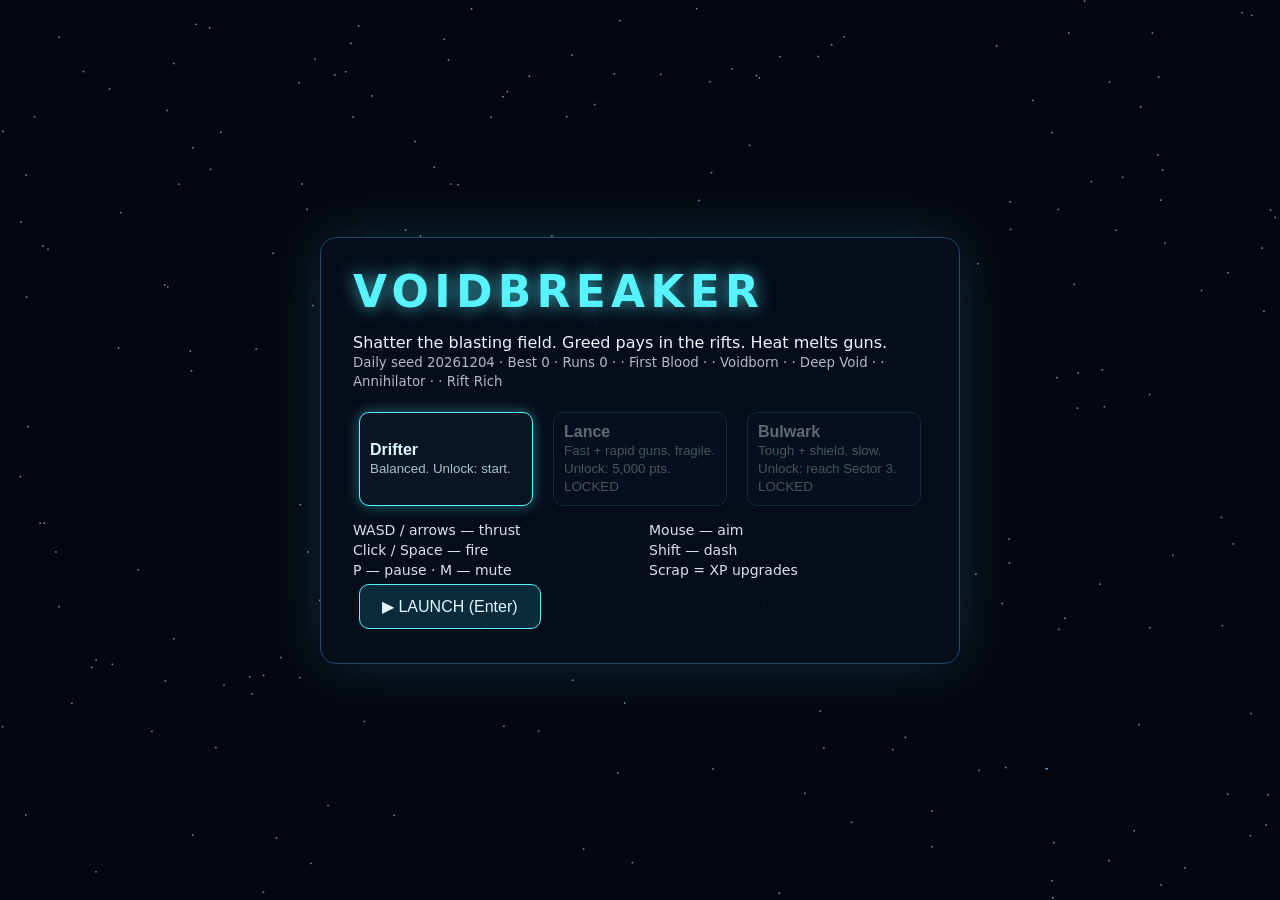
<file: public/lab/play/voidbreaker/openrouter-meta-muse-ember-2026-11-10/index.html>
<!doctype html>
<html lang="en"><head><meta charset="utf-8"/>
<meta name="viewport" content="width=device-width,initial-scale=1"/>
<title>Voidbreaker</title>
<style>
:root{--cyan:#57f4ff;--mag:#ff4fd8;--bg:#040710}
*{box-sizing:border-box}html,body{margin:0;height:100%;background:var(--bg);color:#e8f6ff;font-family:system-ui,Arial,sans-serif;overflow:hidden}
canvas{display:block}
#ui{position:fixed;inset:0;display:flex;align-items:center;justify-content:center;pointer-events:none;z-index:5}
.panel{pointer-events:auto;background:rgba(6,14,28,.88);border:1px solid #1e4b63;border-radius:16px;padding:28px 32px;max-width:640px;width:min(92vw,640px);box-shadow:0 0 60px rgba(87,244,255,.15)}
h1{margin:0;font-size:44px;letter-spacing:.12em;color:var(--cyan);text-shadow:0 0 18px rgba(87,244,255,.7)}
h2{color:var(--cyan);letter-spacing:.08em}
button{pointer-events:auto;background:#0b2a3a;color:#dff9ff;border:1px solid var(--cyan);border-radius:10px;padding:12px 22px;font-size:16px;cursor:pointer;margin:6px}
button:hover{background:#12455e}
button:disabled{opacity:.4;cursor:not-allowed}
.keys{display:grid;grid-template-columns:1fr 1fr;gap:4px 18px;font-size:14px;opacity:.92}
.shipRow{display:flex;gap:8px;flex-wrap:wrap;margin:10px 0}
.shipCard{flex:1;min-width:150px;border:1px solid #275a70;border-radius:10px;padding:10px;background:#081624;text-align:left;color:#dff9ff}
.shipCard.sel{border-color:var(--cyan);box-shadow:0 0 14px rgba(87,244,255,.4)}
#hud{position:fixed;inset:0;pointer-events:none;z-index:4;font-variant-numeric:tabular-nums}
.bar{height:10px;background:#0b2233;border:1px solid #1e4b63;border-radius:6px;overflow:hidden}
.bar>i{display:block;height:100%;background:linear-gradient(90deg,var(--cyan),var(--mag))}
.upg{display:flex;gap:8px;flex-wrap:wrap;margin-top:10px}
.upg button{flex:1;min-width:150px;text-align:left}
small{opacity:.75}
</style>  <script type="module" crossorigin src="./assets/index-xy-nqry9.js"></script>
</head>
<body>
<canvas id="c"></canvas>
<div id="hud"></div><div id="ui"></div>
</body></html>
</file>
<file: public/lab/play/cruiser-reloaded/claude-claude-fable-5-2-2026-11-10/assets/index-CZGMe6Tf.css>
@font-face{font-family:PressStart2P;src:url(../assets/fonts/PressStart2P.ttf)format("truetype");font-display:block}html,body{overscroll-behavior:none;touch-action:none;-webkit-user-select:none;user-select:none;background:#04060f;height:100%;margin:0;overflow:hidden}#game{width:100vw;height:100dvh}#game canvas{display:block;box-shadow:0 0 60px #286eff2e}.side{color:#6f86a8;pointer-events:none;width:230px;font:10px/1.9 PressStart2P,monospace;display:none;position:fixed;top:50%;transform:translateY(-50%)}.side h2{color:#3ab2f7;text-transform:uppercase;margin:0 0 18px;font-size:12px;font-weight:400}.side dt{color:#bfe6ff}.side dd{margin:0 0 12px}.side p{margin:0 0 16px}.side-left{text-align:right;right:calc(50% + 33.3333dvh + 36px)}.side-right{left:calc(50% + 33.3333dvh + 36px)}@media (min-aspect-ratio:5/4) and (min-height:520px){.side{display:block}}noscript{color:#cfe3ff;padding:2rem;font-family:monospace;display:block}
</file>
<file: public/lab/play/cruiser-reloaded/codex-gpt-6.2-astra-2026-11-18/assets/index-B5Mu7eUu.css>
@font-face{font-family:Cabinet;src:url(../fonts/pixel.ttf)format("truetype");font-display:swap}:root{--lightningcss-light: ;--lightningcss-dark:initial;color-scheme:dark;--bg:#0b0b13;--panel:#14141f;--line:#303040;--dim:#a3a2b8;--violet:#b79bff;--cyan:#77ecd8;--mono:ui-monospace, "Liberation Mono", Consolas, monospace;--pixel:Cabinet, var(--mono)}*{box-sizing:border-box}body{background:radial-gradient(ellipse at 48% 32%, #181526 0, transparent 68%), var(--bg);color:#f0eff8;min-height:100svh;margin:0;font-family:system-ui,-apple-system,sans-serif}button{font:inherit;cursor:pointer;color:inherit;touch-action:manipulation;background:0 0;border:0}button:focus-visible{outline:2px solid var(--cyan);outline-offset:4px}button:hover{color:#fff}button:active{transform:translateY(1px)}button i,i[data-icon]{justify-content:center;align-items:center;font-style:normal;display:inline-flex}svg{flex-shrink:0;width:19px;height:19px;display:block}[hidden]{display:none!important}.sr-only{clip:rect(0, 0, 0, 0);width:1px;height:1px;position:absolute;overflow:hidden}.wrap{width:min(1280px,100% - clamp(34px,9vw,144px));margin:auto}.mast{background:#0e0e17;border-bottom:1px solid #2b2938}.mast-inner{justify-content:space-between;align-items:center;height:76px;display:flex}.brand{letter-spacing:1px;align-items:center;gap:13px;font-size:18px;font-style:italic;font-weight:900;display:flex}.brand img{width:40px}.brand-light{color:#aea9bd;font-weight:480}.system-tools{align-items:center;gap:16px;display:flex}.system-tools button{font:12px var(--mono);color:#c6c4d4;align-items:center;gap:9px;padding:9px 4px;display:flex}.system-tools svg{width:16px;height:16px}.tool-divider{border-left:1px solid #393748;height:15px}.cabinet-line{font:10px var(--mono);letter-spacing:1.65px;color:#aaa6be;justify-content:space-between;align-items:center;padding:30px 1px 14px;font-weight:600;display:flex}.cabinet-line>span,.sector-readout,.signal{align-items:center;gap:11px;display:flex}.cabinet-line strong{color:#d6cfea}.cabinet-line b,.screen-foot b{color:#625c75;font-weight:400}.lamp{background:currentColor;width:6px;height:6px;display:inline-block}.violet{color:#a485f5;box-shadow:0 0 9px #8561bd66}.green{color:#72e0c1;box-shadow:0 0 8px #5febc044}.online{letter-spacing:1.25px;font-size:9px}.cabinet{background:#15131f;border:1px solid #524962;border-radius:9px;overflow:hidden;box-shadow:0 18px 48px #0004,0 0 0 4px #17151e60}.screen{aspect-ratio:2.48;isolation:isolate;width:100%;min-height:390px;position:relative;overflow:hidden;container-type:inline-size}.cover,.glass,#game,.modal{width:100%;height:100%;position:absolute;inset:0}.cover{background:#10102a url(../art/outer-belt.webp) 50%/cover no-repeat}.cover:after{content:"";background:linear-gradient(90deg,#0808217d 0%,#08082122 42%,#0000 62%);position:absolute;inset:0}.glass{pointer-events:none;z-index:1;opacity:.19;background:repeating-linear-gradient(0deg,#12102188 0 1px,#0000 1px 4px);box-shadow:inset 0 0 0 4px #0a081d2e}#game{image-rendering:pixelated;touch-action:none;display:none}.in-flight #game{display:block}.in-flight .cover{display:none}.hangar{z-index:2;position:absolute;top:50%;left:5.1%;transform:translateY(-50%)}.genre{font:600 10px var(--mono);letter-spacing:2px;color:#ccc0f1;align-items:center;gap:10px;margin-bottom:19px;display:flex}.speed-bars,.mini-bars{background:repeating-linear-gradient(90deg,#b499fe 0 5px,#0000 5px 9px);width:27px;height:9px;display:inline-block;transform:skew(-24deg)}h1{margin:0}.wordmark{width:clamp(300px,40.2cqw,544px);margin-left:-4px;display:block}.wordmark svg{width:100%;height:auto}.subtitle{color:#b798ff;letter-spacing:.35em;text-shadow:2px 3px #35265e;align-items:center;gap:12px;margin-top:-1px;font:italic 900 clamp(22px,3cqw,40px)/1 system-ui;display:flex}.subtitle:after{content:"";background:repeating-linear-gradient(90deg,#9877d1 0 8px,#0000 8px 14px);width:46px;height:.49em;transform:skew(-23deg)}.lead{color:#d3cfe4;margin:22px 0 24px;font:400 clamp(14px,1.22cqw,17px)/1.55 system-ui}.launch-row{align-items:center;gap:24px;display:flex}.primary{color:#181027;background:#b79aff;border:1px solid #d2bbff;border-radius:4px;justify-content:center;align-items:center;gap:12px;padding:13px 17px;font-size:15px;font-weight:750;display:inline-flex;box-shadow:0 3px #61418e}.primary svg{width:13px;height:13px}.primary:hover{color:#12101d;background:#cebcff}.primary kbd{font:12px var(--mono);color:#503774;background:#ffffff24;border:1px solid #775b9d70;border-radius:3px;margin-left:5px;padding:0 4px}.manual-link,.log-link{color:#d7d3e7;align-items:center;gap:9px;font-size:13px;display:inline-flex}.manual-link svg{width:16px}.screen-foot{height:42px;font-family:var(--mono);letter-spacing:1px;background:#171621;border-top:1px solid #494053;justify-content:space-between;align-items:center;padding:0 20px;font-size:10px;display:flex}.sector-readout svg{color:#ad92ee;width:16px;height:16px}.sector-readout span{color:#b6aacd;font-size:10px}.sector-readout strong{letter-spacing:.25px;color:#d8d4e6;font:500 12px system-ui}.signal{color:#9f9ab0;letter-spacing:1.5px;font-size:9px}.signal-bars{clip-path:polygon(0 100%,0 77%,16% 77%,16% 100%,28% 100%,28% 55%,44% 55%,44% 100%,55% 100%,55% 30%,72% 30%,72% 100%,83% 100%,83% 0,100% 0,100% 100%);background:linear-gradient(0deg,#a292be 0 100%);width:18px;height:12px}.deck{grid-template-columns:1.2fr 1fr;gap:18px;margin:20px 0 0;display:grid}.card{background:linear-gradient(110deg,#171721,#13131e);border:1px solid #302e40;border-radius:7px;padding:20px 24px 22px}.card h2{letter-spacing:.15px;align-items:center;gap:10px;margin:0;font-size:15px;font-weight:650;display:flex}.card h2 svg{color:#b39ae9;width:18px;height:18px}.card-heading{justify-content:space-between;align-items:center;gap:6px;display:flex}.control-grid,.record-grid{justify-content:space-between;align-items:flex-end;gap:12px;margin-top:20px;display:flex}.control-grid>div,.record-grid>div{flex-direction:column;gap:8px;display:flex}.keys{gap:4px;display:flex}.keys kbd{text-align:center;color:#e1deee;min-width:24px;height:25px;font:11px var(--mono);background:#23232e;border:1px solid #4b495e;border-radius:4px;place-items:center;padding:0 6px;display:grid;box-shadow:0 2px #272532}.control-grid span,.record-grid span{color:#a6a2b6;font-size:12px}.log-link{font:11px var(--mono);color:#aaa5bc;gap:6px}.log-link svg{width:13px;height:13px}.record-grid{justify-content:start;align-items:stretch}.record-grid>div{border-left:1px solid #343140;width:33%;padding-left:6%}.record-grid>div:first-child{border:0;width:36%;padding-left:0}.record-grid strong{font:600 23px/25px var(--mono);letter-spacing:1px}.record-grid strong.best{color:#c2a6ff}footer{color:#777388;font:9px var(--mono);letter-spacing:1.2px;justify-content:space-between;align-items:center;margin:23px 0 24px;display:flex}.footer-mark{align-items:center;gap:9px;display:flex}.mini-bars{opacity:.55;background:repeating-linear-gradient(90deg,#a39bb4 0 3px,#0000 3px 6px);width:18px;height:7px}footer b{color:#56515f;font-weight:400}#hud{z-index:2;pointer-events:none;background:linear-gradient(#090918ed,#0a0a1b96,#0000);align-items:center;gap:14px;padding:13px 18px;display:flex;position:absolute;top:0;left:0;right:0}.hud-left{gap:6px;display:grid}.meter{font:9px var(--mono);letter-spacing:1px;align-items:center;gap:8px;display:flex}.track{background:#28243b;width:100px;height:6px}.track i{background:#a78cff;width:100%;height:100%;display:block}.track #fuel{background:#63dfcd}.score-block{align-items:center;gap:10px;margin-left:auto;display:flex}.score-block b{font:14px var(--pixel);color:#f7f2ff}.score-block small,.score-block span{font:11px var(--mono);color:var(--cyan)}.score-block small{color:#b9b2c9;letter-spacing:1px;font-size:9px}#pause{pointer-events:auto;background:#211e32;border:1px solid #494157;border-radius:4px;place-items:center;width:30px;height:30px;display:grid}#pause svg{width:14px}.modal{z-index:4;-webkit-backdrop-filter:blur(5px);backdrop-filter:blur(5px);background:#090915bd;place-items:center;padding:16px;display:grid}.dialog{scrollbar-width:thin;scrollbar-color:#726184 #1a1723;background:linear-gradient(145deg,#211d32,#151522 80%);border:1px solid #625374;border-top:2px solid #b59ae8;border-radius:5px;width:min(100%,560px);max-height:100%;padding:25px 29px;position:relative;overflow:auto;box-shadow:0 10px 40px #0008}.dialog h2{letter-spacing:-1.5px;margin:4px 0 12px;font-size:clamp(23px,3cqw,38px);font-weight:800}.dialog .eyebrow{font:10px var(--mono);color:var(--cyan);letter-spacing:1.8px}.dialog p{color:#c5c0d4;margin:8px 0 14px;font-size:14px;line-height:1.5}.close{color:#b7accc;border-radius:3px;padding:5px;position:absolute;top:13px;right:13px}.close svg{width:15px;height:15px}.dialog .primary{margin-top:4px;padding:9px 15px;font-size:14px}.dialog .secondary{color:#ccc4da;border:1px solid #4e465f;border-radius:4px;padding:10px 14px;font-size:13px}.actions{align-items:baseline;gap:12px;margin-top:14px;display:flex}.manual-list{gap:10px;margin:12px 0;display:grid}.manual-list>div{color:#c4bdd2;grid-template-columns:115px 1fr;gap:10px;font-size:13px;display:grid}.manual-list b{font-family:var(--mono);color:#d6bbff;font-weight:600}.choices{gap:8px;display:grid}.choice{text-align:left;background:#242033;border:1px solid #4e435f;border-radius:4px;align-items:center;gap:13px;padding:10px 12px;display:flex}.choice:hover{background:#322a43;border-color:#b79aff}.choice>svg{color:var(--violet);width:24px;height:24px}.choice strong,.choice small{display:block}.choice small{color:#c0b9cd;font:12px/1.4 system-ui}.choice strong{font-size:14px}.choice kbd{color:#ac9ebd;border:1px solid #5e526f;border-radius:3px;margin-left:auto;padding:1px 5px}.summary{border-block:1px solid #3b3449;flex-wrap:wrap;gap:20px;padding:12px 0;display:flex}.summary span{font:10px var(--mono);color:#bcb4ca}.summary strong{color:#eee9ff;margin-top:5px;font-size:20px;display:block}.log-rows{border-collapse:collapse;width:100%;font:12px var(--mono);color:#cdc7dc}.log-rows th,.log-rows td{text-align:left;border-bottom:1px solid #3b3549;padding:8px 0}.log-rows th{color:#a89cb9;font-size:10px;font-weight:500}.log-rows td:nth-child(2){color:#d3b8ff}.stamps{flex-wrap:wrap;gap:6px;margin-top:13px;display:flex}.stamp{font:10px var(--mono);color:#a09aab;border:1px solid #45404f;border-radius:3px;padding:4px 6px}.stamp.earned{color:var(--cyan);border-color:#38736a}#touch-tools{font:12px var(--mono);color:#bbb3cb;justify-content:space-between;align-items:center;margin-top:10px;display:flex}#touch-boost{touch-action:none;color:var(--violet);border:1px solid #65507e;border-radius:4px;align-items:center;gap:8px;padding:9px 16px;display:flex}@media (width>=1600px){.mast-inner{height:84px}.cabinet-line{padding-top:42px}.deck{margin-top:24px}.card{padding:24px 28px}}@media (width<=850px){.wrap{width:calc(100% - 40px)}.deck{grid-template-columns:1fr 1fr;gap:12px}.card{padding:17px 15px}.keys{gap:2px}.keys kbd{min-width:18px;padding:0 4px}.screen{min-height:355px}.mast-inner{height:62px}.launch-row{gap:14px}.record-grid strong{font-size:19px}.control-grid,.record-grid{gap:8px}}@media (width<=650px){.wrap{width:calc(100% - 24px)}.mast-inner{height:56px}.brand{gap:6px;font-size:15px}.brand img{width:30px}.system-tools{gap:8px}.system-tools span:not(.tool-divider){display:none}.system-tools button{padding:8px}.cabinet-line{letter-spacing:1px;padding:17px 2px 10px;font-size:9px}.online{font-size:8px}.screen{aspect-ratio:auto;height:clamp(350px,56svh,475px);min-height:0}.cover{background-color:#0d0c21;background-position:85% 0;background-size:auto 67%}.cover:after{background:linear-gradient(#0000 24%,#100e2260 45%,#0d0c21 66%)}.hangar{top:auto;bottom:24px;left:6%;transform:none}.wordmark{width:clamp(245px,67cqw,355px)}.genre{margin-bottom:9px;font-size:8px}.subtitle{font-size:22px}.lead{margin:12px 0 16px;font-size:13px}.launch-row{gap:14px}.primary{padding:10px 12px;font-size:13px}.manual-link{font-size:12px}.screen-foot{height:35px;padding:0 12px}.deck{grid-template-columns:1fr;gap:10px;margin-top:12px}.card{padding:14px 17px}.control-grid,.record-grid{margin-top:12px}.keys kbd{min-width:22px}.in-flight .screen{height:clamp(300px,66vw,425px)}#hud{gap:8px;padding:8px}.track{width:55px}.score-block{gap:5px}.score-block b{font-size:11px}.score-block small{display:none}.dialog{padding:17px}.modal{padding:8px}.dialog h2{margin-bottom:8px;font-size:23px}.manual-list>div{grid-template-columns:80px 1fr;gap:6px;font-size:12px}.dialog p,.choice small{font-size:12px}.choice{padding:6px 8px}.signal{letter-spacing:.6px}.record-grid strong{font-size:21px}footer{letter-spacing:.5px;font-size:8px}}@media (height<=540px) and (orientation:landscape){.in-flight .screen{height:calc(100svh - 38px);min-height:0}.in-flight{scroll-margin-top:0}.dialog{padding:15px 22px}.score-block b{font-size:12px}}.meter small{font:10px var(--mono);color:#c8bfd4;min-width:28px}.combo{padding:3px 0;position:relative}.combo i{background:var(--cyan);height:2px;position:absolute;bottom:0;left:0}@media (pointer:coarse) and (height<=540px) and (orientation:landscape){.in-flight .screen{height:calc(100svh - 96px)}}
</file>
<file: public/lab/play/cruiser-reloaded/codex-gpt-6.2-sol-2026-11-18/assets/index-BlKBCFGz.css>
@font-face{font-family:Press Start;src:url(./PressStart2P-Bzl5sgA2.ttf)format("truetype");font-display:swap}@font-face{font-family:Barlow Display;src:url(./BarlowCondensed-BlackItalic-BSIXEdS-.ttf)format("truetype");font-style:italic;font-weight:900;font-display:swap}:root{--lightningcss-light: ;--lightningcss-dark:initial;color-scheme:dark;font-synthesis:none;--space:#100c19;--ink:#f8e9de;--muted:#bcacc8;--hairline:#493756;--panel:#1a1326;--plum:#2b2039;--orange:#ffbf7d;--violet:#bdabff;--mint:#9aefe3;--rose:#f98fa4;--pixel:"Press Start", monospace;--display:"Barlow Display", "Arial Narrow", Impact, sans-serif;font-family:Segoe UI,system-ui,sans-serif}*{box-sizing:border-box}[hidden]{display:none!important}body{min-height:100svh;color:var(--ink);background:radial-gradient(ellipse at 76% 23%, #322044 0%, #171021 44%, transparent 74%), var(--space);margin:0}button{font:inherit;color:inherit;cursor:pointer;touch-action:manipulation}button:focus-visible{outline:2px solid var(--mint);outline-offset:4px}button:disabled{cursor:default}kbd{font-family:inherit}.terminal{width:min(1260px,100% - 88px,max(820px,215svh - 457.95px));margin:0 auto;padding:24px 0 19px}.topbar,.site-footer,.console{justify-content:space-between;align-items:center;display:flex}.topbar{min-height:51px;margin:0 0 17px}.identity,.top-actions{align-items:center;gap:13px;display:flex}.identity strong{letter-spacing:.015em;font-size:15px;line-height:1.4;display:block}.identity div>span{color:var(--muted);font-size:11px;display:block}.insignia{width:43px;height:43px;color:var(--orange);background:#271a35;border:1px solid #644774;border-radius:11px;place-items:center;display:grid;box-shadow:inset 0 0 17px #ae71fc21}.insignia span{background:var(--orange);clip-path:polygon(0 47%,20% 47%,20% 17%,35% 17%,35% 30%,52% 30%,52% 36%,77% 36%,77% 43%,100% 43%,100% 57%,77% 57%,77% 64%,52% 64%,52% 70%,35% 70%,35% 83%,20% 83%,20% 53%,0 53%);width:25px;height:24px;display:block}.quiet{color:#dfcfe6;white-space:nowrap;background:0 0;border:1px solid #0000;border-radius:5px;justify-content:center;align-items:center;gap:8px;min-height:37px;padding:9px 12px;font-size:13px;font-weight:650;display:inline-flex}.quiet:hover{color:var(--ink);background:#49345d5e}.sound-button{border-color:var(--hairline);min-width:107px}.manual-icon{border:1px solid;border-radius:50%;place-items:center;width:15px;height:15px;padding:0 0 1px;font:10px/1 system-ui,sans-serif;display:grid}.sound-icon{width:15px;height:13px;position:relative}.sound-icon:before{content:"";clip-path:polygon(0 32%,37% 32%,100% 0,100% 100%,37% 68%,0 68%);background:currentColor;position:absolute;inset:1px 5px 1px 0}.sound-icon:after{content:"";border-right:1px solid;border-radius:50%;width:5px;height:9px;position:absolute;top:2px;right:0}[aria-pressed=true] .sound-icon:after{border-radius:0;transform:rotate(45deg)}.cabinet{background:var(--panel);border:1px solid #624672;border-radius:12px;overflow:hidden;box-shadow:0 24px 85px #080510ab,0 0 0 4px #25193483}.field{aspect-ratio:1200/560;isolation:isolate;border-bottom:1px solid #644975;width:100%;position:relative;overflow:hidden;container-type:inline-size}#space{outline:none;width:100%;height:100%;display:block;position:absolute;inset:0}.field[data-mode=flight] #space{touch-action:none;cursor:crosshair}.glass{z-index:1;pointer-events:none;background:repeating-linear-gradient(#0000 0 3px,#0d06182b 3px 4px);position:absolute;inset:0;box-shadow:inset 0 0 80px #0906147a}.corner{z-index:2;opacity:.65;pointer-events:none;border:1px solid #bc95d3;width:22px;height:22px;position:absolute}.top-left{border-bottom:0;border-right:0;top:15px;left:15px}.top-right{border-bottom:0;border-left:0;top:15px;right:15px}.bottom-left{border-top:0;border-right:0;bottom:15px;left:15px}.bottom-right{border-top:0;border-left:0;bottom:15px;right:15px}.title-screen{z-index:3;align-items:center;display:flex;position:absolute;inset:0}.intro{max-width:54%;padding:0 0 12px 6.3%}.locator{color:#d6b2e4;font:9px/1.55 var(--pixel);text-transform:uppercase;letter-spacing:.08em;align-items:center;gap:10px;margin:0 0 28px 4px;display:flex}.locator>span{background:repeating-linear-gradient(115deg, var(--orange) 0 3px, transparent 3px 7px);width:24px;height:9px;display:inline-block}h1{font:italic 900 clamp(67px, 10.4cqw, 132px)/.75 var(--display);letter-spacing:-.028em;text-transform:uppercase;margin:0 0 0 -5px}h1>span{display:block}h1>span:first-child{color:#fff1e5;text-shadow:3px 4px #9d759e44}h1>span:last-child{color:var(--orange);text-shadow:3px 4px #a96b7e66;margin-top:.085em;font-size:.91em}.intro p{color:#dfcfe3;max-width:400px;margin:29px 0 24px 3px;font-size:clamp(14px,1.55cqw,19px);line-height:1.5}.actions{flex-wrap:wrap;align-items:center;gap:11px;display:flex}.primary,.secondary{border-radius:5px;justify-content:center;align-items:center;gap:10px;min-height:48px;padding:0 17px;font-size:14px;font-weight:800;display:inline-flex}.primary{background:var(--orange);color:#271523;border:1px solid #ffe0ab;box-shadow:0 3px #a36459,0 4px 22px #ffa27c27}.primary:hover{background:#ffcf9c}.primary:active{transform:translateY(2px);box-shadow:0 1px #a36459}.launch{min-width:182px}.launch kbd{text-align:center;background:#8e51413d;border:1px solid #865b495e;border-radius:3px;min-width:21px;margin-left:8px;font-size:12px}.play-icon{clip-path:polygon(0 0,100% 50%,0 100%);background:currentColor;width:9px;height:12px}.secondary{color:var(--ink);background:#2d1e41c4;border:1px solid #79578d}.secondary:hover{background:#49335f;border-color:#baa0d1}.arrow{color:#d4b7ee;font-size:16px;line-height:1}.flight-id{text-align:left;color:#dfc6e0;background:#181025d9;border:1px solid #b88ccd69;align-items:center;gap:12px;padding:9px 14px 9px 10px;font-size:11px;display:flex;position:absolute;bottom:7%;right:4%}.flight-id strong{font:9px/1.5 var(--pixel);color:#ffe8cd;text-transform:uppercase;margin-top:4px;display:block}.data-cross{color:var(--violet);border:1px solid #9778b378;place-items:center;width:28px;height:28px;font:21px/1 monospace;display:grid}.console{background:linear-gradient(100deg,#261b34,#1c1429 48%,#23172e);min-height:84px;padding:12px 25px}.best{align-items:center;gap:13px;display:flex}.record-icon{color:var(--orange);padding-bottom:2px;font-size:24px}.instrument-label{color:var(--muted);font-size:10px;display:block}#best-score{color:var(--orange);font:16px/1 var(--pixel);margin-top:7px;display:block}.key-guide{color:#cbb9d6;justify-content:center;align-items:center;gap:clamp(10px,2.6vw,34px);font-size:12px;display:flex}.key-guide>span{white-space:nowrap;align-items:center;gap:6px;display:flex}.key-guide kbd,.keycap{color:#f4e2f5;white-space:nowrap;background:#392b49;border:1px solid #6e567b;border-bottom:2px solid #795f88;border-radius:4px;padding:4px 6px;font-size:11px;font-weight:750;line-height:1.1}.key-or{color:#8d799f}.log-button{border:1px solid #62476e}.site-footer{color:#ae9bbd;padding:18px 1px 0;font-size:11px}.online-dot{background:var(--mint);vertical-align:1px;border-radius:50%;width:6px;height:6px;margin-right:5px;display:inline-block;box-shadow:0 0 10px #9aefe373}.footer-divider{color:#766185;margin-inline:5px}.hud{z-index:3;pointer-events:none;background:#1a1128ef;border:1px solid #6b4d7e;border-radius:5px;grid-template-columns:minmax(120px,1fr) minmax(230px,1.3fr) minmax(80px,1fr) auto;align-items:center;gap:24px;padding:9px 11px 8px 16px;display:grid;position:absolute;top:15px;left:24px;right:24px;box-shadow:0 5px 18px #10091c70}.hud-score>strong,.hud-chain>strong{color:#ffe7d2;font:clamp(12px, 1.65cqw, 22px)/1.18 var(--pixel);margin-top:4px;display:block}.gauges{grid-template-columns:1fr 1fr;gap:13px;display:grid}.gauge-label{color:#ddcde6;justify-content:space-between;margin-bottom:6px;font-size:11px;display:flex}.gauge-label strong{font-variant-numeric:tabular-nums}.meter{background:#422d51;border-radius:1px;height:6px;overflow:hidden}.meter>span{transform-origin:0;background:currentColor;width:100%;height:100%;display:block}.hull{color:var(--rose)}.fuel{color:var(--mint)}.fuel[data-burn=true]{color:var(--orange)}.gauge .meter>span{background-image:repeating-linear-gradient(90deg,#0000 0 7px,#17102158 7px 9px)}.hud-chain{color:var(--orange);justify-self:end;width:90px}.hud-chain>strong{color:var(--orange);margin:3px 0;font-size:clamp(12px,1.3cqw,17px);display:inline-block}.hud-chain .meter{height:2px}.pause-button{pointer-events:auto;background:#372747;border:1px solid #79578c;border-radius:4px;place-items:center;width:35px;height:34px;display:grid}.pause-button:hover{background:#4c3660}.pause-button>span{border-inline:3px solid #f3ddf1;width:10px;height:12px}.warden-display{z-index:2;color:#ff9caf;width:min(54%,370px);font:9px/1 var(--pixel);pointer-events:none;background:#30152bdc;border:1px solid #a15273;grid-template-columns:auto 1fr auto;align-items:center;gap:8px;padding:7px 8px;display:grid;position:absolute;top:78px;left:50%;transform:translate(-50%)}.warden-display .meter{height:4px}.brief{z-index:2;text-align:center;pointer-events:none;text-shadow:0 2px 8px #0b0615,0 0 14px #0b0615,1px 2px #0b0615;justify-items:center;gap:9px;width:100%;padding-inline:8px;display:grid;position:absolute;top:20%}.brief span{font:clamp(11px, 1.65cqw, 19px)/1.4 var(--pixel);text-transform:uppercase;color:#ffe3b7}.brief small{color:#e2cfeb;font-size:clamp(11px,1.35cqw,16px)}.flight-strip{z-index:2;color:#cfbbdb;pointer-events:none;background:#1b1229e8;border-top:1px solid #51395c;justify-content:space-between;align-items:center;gap:5px;width:100%;min-height:25px;padding:0 27px;font-size:11px;display:flex;position:absolute;bottom:0;left:0}.sector-readout,.salvage-readout{align-items:center;gap:8px;display:flex}.sector-readout .meter{width:clamp(25px,7cqw,100px);height:3px;color:var(--violet)}#sector-label{font:8px/1 var(--pixel);color:var(--violet)}.diamond{background:var(--orange);width:7px;height:7px;transform:rotate(45deg)}.overlay{z-index:10;background:#100a1be0;place-items:safe center center;padding:16px;display:grid;position:absolute;inset:0;overflow:auto}.panel{background:linear-gradient(146deg,#30203e,#21162d 64%);border:1px solid #8865a0;border-radius:7px;width:min(100%,575px);padding:clamp(21px,3.1cqw,39px);box-shadow:0 14px 50px #08050fbb,inset 0 1px #b386d34a}.panel.compact{max-width:406px}.panel.wide{max-width:749px}.panel h2{font:italic 900 clamp(35px, 5.9cqw, 64px)/.94 var(--display);text-transform:uppercase;color:#fff0e2;margin:0 0 13px}.panel p{color:#d8c5df;margin:0 0 19px;font-size:14px;line-height:1.5}.panel .menu-label{font:8px/1.6 var(--pixel);color:var(--orange);text-transform:uppercase;margin-bottom:12px;display:block}.panel .actions{margin-top:20px}.module-grid{grid-template-columns:repeat(3,minmax(0,1fr));gap:10px;display:grid}.module-card,.frame-card{text-align:left;background:#1c1327;border:1px solid #665076;border-radius:5px;flex-direction:column;align-items:flex-start;gap:9px;min-height:133px;padding:13px;display:flex}.module-card:hover,.frame-card:not(:disabled):hover{border-color:var(--violet);background:#342348}.module-card b,.frame-card b{font-size:15px;display:block}.module-card>span:last-child,.frame-card>span:last-child{color:#cdbad7;font-size:12px;line-height:1.45}.module-meta{width:100%;color:var(--mod,var(--violet));justify-content:space-between;align-items:center;font-size:12px;display:flex}.module-meta>i{font-size:24px;font-style:normal;line-height:1}.frame-card[aria-pressed=true]{border-color:var(--orange)}.frame-card:disabled{opacity:.72}.frame-card small{color:var(--orange);font-size:11px;display:block}.frame-card img{object-fit:contain;width:54px;height:36px;image-rendering:pixelated}.frame-card .frame-status{font:8px/1.5 var(--pixel);color:#d6b4e7}.manual-grid{grid-template-columns:repeat(2,1fr);gap:13px 22px;display:grid}.manual-grid div{border-top:1px solid #694b7d;padding-top:7px}.manual-grid b{color:#ffdfbb;margin-bottom:4px;font-size:14px;display:block}.manual-grid p{margin:0;font-size:12px}.summary-score{color:var(--orange);font:clamp(16px, 4.1cqw, 38px)/1.55 var(--pixel)}.summary-metrics{border-block:1px solid #6d4e7d;grid-template-columns:repeat(4,1fr);gap:6px;margin:13px 0 0;padding:12px 0 9px;display:grid}.summary-metrics div{min-width:0}.summary-metrics dt{color:var(--muted);font-size:10px}.summary-metrics dd{margin:3px 0 0;font-weight:800}#unlock-note{color:var(--mint);margin:13px 0 0}.record-table{border-collapse:collapse;text-align:left;color:#ebd3ed;width:100%;font-size:13px}.record-table th{color:var(--muted);font-size:11px;font-weight:600}.record-table td,.record-table th{border-bottom:1px solid #513861;padding:8px 4px}.record-table td:nth-child(2){font:10px/1.4 var(--pixel);color:var(--orange)}.record-table td:first-child{color:var(--muted)}.touch-controls{z-index:3;pointer-events:none;justify-content:space-between;align-items:end;display:none;position:absolute;bottom:35px;left:13px;right:13px}.touch-controls span{color:#e1cce4;background:#21162bdd;padding:3px 6px;font-size:10px}#touch-burn{touch-action:none;pointer-events:auto;min-width:61px;min-height:46px;color:var(--orange);background:#583b4eec;border:1px solid #e0a679;border-radius:6px;place-items:center;font-weight:800;display:inline-grid}#touch-burn:active{background:var(--orange);color:#271523}@media (pointer:coarse){.field[data-mode=flight] .touch-controls:not([hidden]){display:flex}.key-guide{display:none}}@media (width<=950px){.terminal{width:calc(100% - 40px)}.intro{padding-left:5.5%}.locator{margin-bottom:18px}.intro p{margin-top:20px;margin-bottom:17px}.primary,.secondary{min-height:42px}.console{min-height:71px;padding-inline:17px}.key-guide{gap:9px}.key-guide>span{gap:4px}.hud{grid-template-columns:minmax(79px,1fr) minmax(135px,1.3fr) minmax(46px,.6fr) auto;gap:14px}.hud-chain{width:54px}}@media (width<=640px) and (orientation:portrait){.terminal{width:calc(100% - 24px);padding-top:10px}.topbar{min-height:39px;margin-bottom:10px}.identity{gap:7px}.identity strong{font-size:12px}.identity div>span{font-size:9px}.insignia{border-radius:7px;width:32px;height:32px}.insignia span{width:20px}.top-actions{gap:0}.quiet{gap:5px;padding-inline:7px;font-size:11px}.sound-button{min-width:36px}.topbar #sound-label{display:none}.field{aspect-ratio:4/5.35}.corner{width:16px;height:16px}.top-left,.top-right{top:9px}.bottom-left,.bottom-right{bottom:9px}.top-left,.bottom-left{left:9px}.top-right,.bottom-right{right:9px}.title-screen{align-items:flex-end}.intro{max-width:100%;padding:0 17px 23px 23px}.locator{margin-bottom:14px;margin-left:0;font-size:7px}h1{font-size:17cqw}.intro p{max-width:290px;margin-top:15px;margin-bottom:14px;margin-left:0;font-size:13px}.launch{min-width:131px}.launch kbd,.flight-id,.key-guide{display:none}.site-footer{gap:6px;font-size:9px}.console{min-height:63px;padding:9px 16px}.hud{grid-template-columns:minmax(72px,.8fr) minmax(92px,1.5fr) 31px auto;gap:7px;padding:6px 5px 6px 7px;top:8px;left:8px;right:8px}.gauges{gap:6px}.gauge-label{gap:3px;font-size:9px}.hud-chain{width:31px}.hud .instrument-label{font-size:9px}.pause-button{width:28px;height:29px}.brief{top:19%}.warden-display{width:69%;font-size:7px;top:59px}.flight-strip{padding-inline:10px;font-size:9px}.module-grid{grid-template-columns:1fr}.module-card,.frame-card{gap:5px;min-height:0;padding:8px 10px}.module-meta>i{font-size:16px}.frame-card{grid-template-columns:1fr auto;align-items:center;display:grid}.frame-card>span:last-child{grid-column:1/-1}.frame-card img{grid-row:span 2;width:40px;height:25px}.panel{padding:15px}.panel h2{margin-bottom:9px}.panel p{margin-bottom:11px}.panel .actions{margin-top:13px}.manual-grid{gap:9px}.overlay{padding:10px}}@media (height<=520px) and (orientation:landscape){.terminal{width:min(95vw,215svh - 60.2px);padding:4px 0}.topbar{min-height:29px;margin:0 0 4px}.identity div>span,.console,.site-footer{display:none}.insignia{width:26px;height:26px}.topbar .quiet{min-height:27px;padding-block:3px}.field{aspect-ratio:1200/522}.intro p{margin:15px 0}.locator{margin-bottom:14px}.hud{top:8px}.warden-display{top:62px}.panel{padding:13px 21px}.panel h2{font-size:38px}.panel p{margin-bottom:9px}.panel .actions{margin-top:10px}}@media (prefers-reduced-motion:reduce){.primary:active{transform:none}}
</file>
<file: public/lab/play/cruiser-reloaded/openrouter-google-gemini-4-neon-2026-11-20/chunks/index-CzEi45pg.css>
:root{--bg-void: #04070f;--panel-bg: #0b1222;--panel-elevated: #111c33;--border: #1e3354;--border-bright: #37649a;--text-main: #eef5ff;--text-dim: #8ba3c7;--cyan: #4cc9ff;--amber: #ff9640;--gold: #ffd954;--emerald: #5cffb2;--crimson: #ff495c;--font-arcade: "PressStart2P", monospace;--font-body: "Minecraftia", system-ui, sans-serif;--font-lcd: "PixelLCD", monospace}*{box-sizing:border-box}html,body{margin:0;padding:0;width:100%;height:100%;background:radial-gradient(circle at 50% 18%,#10203c,#050811 65%,#020409);color:var(--text-main);font-family:var(--font-body);overflow:hidden;-webkit-user-select:none;user-select:none}#app{width:100%;height:100%;display:flex;align-items:center;justify-content:center;padding:12px}.cabinet{display:grid;grid-template-columns:270px auto 270px;gap:14px;align-items:stretch;max-width:1260px;width:100%;height:min(96vh,844px)}.wing{background:linear-gradient(180deg,#0d1628f0,#070c18f5);border:1px solid var(--border);border-radius:10px;padding:12px;display:flex;flex-direction:column;gap:10px;overflow-y:auto;box-shadow:0 12px 30px #00000073}.wing-section{background:#101c32b8;border:1px solid rgba(55,100,154,.35);border-radius:7px;padding:10px}.wing-title{font-family:var(--font-arcade);font-size:9px;letter-spacing:.08em;color:var(--cyan);margin:0 0 8px;display:flex;align-items:center;justify-content:space-between;gap:8px;line-height:1.45}.stage-wrap{position:relative;aspect-ratio:640 / 820;height:100%;max-width:100%;justify-self:center;border-radius:10px;overflow:hidden;border:2px solid var(--border-bright);box-shadow:0 0 0 1px #4cc9ff40,0 18px 48px #000000b8;background:#04070f}#game-canvas{display:block;width:100%;height:100%;image-rendering:pixelated;touch-action:none}.crt-overlay{pointer-events:none;position:absolute;top:0;right:0;bottom:0;left:0;background:repeating-linear-gradient(to bottom,#fff0,#fff0 2px,#00000029,#00000029 4px);z-index:4}.crt-overlay.hidden{display:none}.overlay{position:absolute;top:0;right:0;bottom:0;left:0;z-index:10;display:flex;flex-direction:column;align-items:center;justify-content:center;padding:18px;background:#040812cc;-webkit-backdrop-filter:blur(2px);backdrop-filter:blur(2px)}.overlay.hidden{display:none}.title-card{width:100%;max-width:560px;max-height:94%;display:flex;flex-direction:column;gap:12px;background:#0a1120f0;border:1px solid var(--border-bright);border-radius:10px;padding:16px;box-shadow:0 16px 40px #000000a6;overflow-y:auto}.brand-header{text-align:center;border-bottom:1px solid var(--border);padding-bottom:10px}.brand-kicker{font-family:var(--font-arcade);font-size:8px;color:var(--amber);letter-spacing:.14em;margin-bottom:6px}.brand-title{font-family:var(--font-arcade);font-size:22px;line-height:1.3;margin:0;color:#fff;text-shadow:0 3px 0 #153c6e,0 0 16px rgba(76,201,255,.45)}.brand-sub{font-size:12px;color:var(--text-dim);margin:6px 0 0}.tab-bar{display:grid;grid-template-columns:repeat(5,1fr);gap:6px}.tab-btn{font-family:var(--font-arcade);font-size:8px;padding:8px 4px;background:var(--panel-elevated);color:var(--text-dim);border:1px solid var(--border);border-radius:6px;cursor:pointer;transition:border-color .12s ease,color .12s ease,background .12s ease}.tab-btn:hover{border-color:var(--cyan);color:#fff}.tab-btn.active{background:#173157;border-color:var(--cyan);color:#fff}.tab-panel{display:flex;flex-direction:column;gap:10px}.tab-panel.hidden{display:none}.mode-row{display:grid;grid-template-columns:1fr 1fr;gap:8px}.mode-btn{text-align:left;padding:10px;border-radius:7px;background:#0e182d;border:1px solid var(--border);color:var(--text-main);cursor:pointer;transition:border-color .12s ease,background .12s ease}.mode-btn.active{border-color:var(--gold);background:#ffd9541f}.mode-btn strong{display:block;font-family:var(--font-arcade);font-size:9px;color:var(--gold);margin-bottom:4px}.mode-btn span{font-size:11px;color:var(--text-dim)}.ship-grid{display:grid;grid-template-columns:repeat(3,1fr);gap:8px}.ship-card{background:#0d1629;border:1px solid var(--border);border-radius:7px;padding:10px 8px;text-align:center;cursor:pointer;display:flex;flex-direction:column;align-items:center;gap:5px;transition:border-color .12s ease,transform .12s ease}.ship-card:hover{border-color:var(--cyan)}.ship-card.selected{border-color:var(--cyan);background:#4cc9ff21}.ship-card.locked{opacity:.78}.ship-preview{width:48px;height:48px;image-rendering:pixelated;object-fit:none}.ship-name{font-family:var(--font-arcade);font-size:8px;color:#fff}.ship-perk{font-size:10px;line-height:1.35;color:var(--text-dim)}.badge{display:inline-block;font-family:var(--font-arcade);font-size:7px;padding:3px 6px;border-radius:4px;background:#4cc9ff2e;color:var(--cyan)}.badge.gold{background:#ffd95433;color:var(--gold)}.badge.emerald{background:#5cffb22e;color:var(--emerald)}.badge.crimson{background:#ff495c38;color:var(--crimson)}.primary-btn{width:100%;font-family:var(--font-arcade);font-size:12px;padding:13px 16px;border-radius:7px;border:2px solid #7de2ff;background:linear-gradient(180deg,#1b7db8,#104d7c);color:#fff;cursor:pointer;letter-spacing:.05em;box-shadow:0 4px #092a47;transition:filter .12s ease,transform 80ms ease}.primary-btn:hover{filter:brightness(1.12)}.primary-btn:active{transform:translateY(2px)}.secondary-btn{font-family:var(--font-arcade);font-size:9px;padding:9px 12px;border-radius:6px;border:1px solid var(--border-bright);background:var(--panel-elevated);color:var(--text-main);cursor:pointer;transition:border-color .12s ease,background .12s ease}.secondary-btn:hover{border-color:var(--cyan);background:#172747}.secondary-btn:disabled{opacity:.45;cursor:not-allowed}.salvage-banner{display:flex;align-items:center;justify-content:space-between;background:#5cffb21a;border:1px solid rgba(92,255,178,.35);border-radius:6px;padding:8px 10px;font-family:var(--font-arcade);font-size:9px;color:var(--emerald)}.upgrade-list{display:flex;flex-direction:column;gap:7px}.upgrade-row{display:grid;grid-template-columns:1fr auto;gap:10px;align-items:center;background:#0d1629;border:1px solid var(--border);border-radius:7px;padding:8px 10px}.upgrade-row h4{margin:0 0 3px;font-family:var(--font-arcade);font-size:9px;color:#fff}.upgrade-row p{margin:0;font-size:11px;color:var(--text-dim)}.rank-pips{display:inline-flex;gap:4px;margin-left:8px}.pip{width:9px;height:9px;border-radius:2px;background:#1e2e4d;border:1px solid #35507c}.pip.filled{background:var(--gold);border-color:#fff2a6}.contract-item{background:#0d1629;border:1px solid var(--border);border-radius:6px;padding:8px;display:flex;flex-direction:column;gap:4px}.contract-item.done{border-color:var(--emerald);background:#5cffb214}.contract-head{display:flex;justify-content:space-between;align-items:center;font-family:var(--font-arcade);font-size:8px}.contract-desc{font-size:11px;color:var(--text-dim)}.progress-track{width:100%;height:6px;background:#ffffff1a;border-radius:3px;overflow:hidden}.progress-fill{height:100%;background:var(--cyan)}.contract-item.done .progress-fill{background:var(--emerald)}.score-table{width:100%;border-collapse:collapse;font-size:11px}.score-table th,.score-table td{text-align:left;padding:6px;border-bottom:1px solid rgba(55,100,154,.25)}.score-table th{font-family:var(--font-arcade);font-size:8px;color:var(--cyan)}.draft-box{width:100%;max-width:575px;background:#090f1cf5;border:2px solid var(--gold);border-radius:10px;padding:16px;display:flex;flex-direction:column;gap:12px}.draft-header{text-align:center}.draft-header h2{font-family:var(--font-arcade);font-size:15px;margin:0 0 6px;color:var(--gold)}.draft-header p{margin:0;font-size:11px;color:var(--text-dim)}.draft-grid{display:grid;grid-template-columns:repeat(3,1fr);gap:10px}.draft-card{text-align:left;background:#101b32;border:1px solid var(--border-bright);border-radius:8px;padding:12px 10px;color:var(--text-main);cursor:pointer;display:flex;flex-direction:column;gap:8px;transition:border-color .12s ease,transform .12s ease,background .12s ease}.draft-card:hover{border-color:var(--gold);background:#162647;transform:translateY(-2px)}.draft-key{font-family:var(--font-arcade);font-size:8px;color:var(--gold)}.draft-name{font-family:var(--font-arcade);font-size:10px;line-height:1.4}.draft-desc{font-size:11px;line-height:1.4;color:var(--text-dim);flex:1}.modal-box{width:100%;max-width:460px;background:#090f1cf5;border:2px solid var(--border-bright);border-radius:10px;padding:18px;display:flex;flex-direction:column;gap:12px}.modal-title{font-family:var(--font-arcade);font-size:16px;margin:0;text-align:center}.stat-grid{display:grid;grid-template-columns:1fr 1fr;gap:8px}.stat-cell{background:#0d1629;border:1px solid var(--border);border-radius:6px;padding:8px 10px}.stat-label{font-family:var(--font-arcade);font-size:7px;color:var(--text-dim);margin-bottom:4px}.stat-value{font-family:var(--font-arcade);font-size:12px;color:#fff}.btn-row{display:grid;grid-template-columns:1fr 1fr;gap:8px}.slider-row{display:flex;align-items:center;justify-content:space-between;gap:10px;font-size:12px}.slider-row input[type=range]{flex:1;accent-color:var(--cyan)}.meter-row{display:flex;align-items:center;justify-content:space-between;font-size:11px;margin-bottom:4px}.meter-val{font-family:var(--font-arcade);font-size:9px}.module-chip-list{display:flex;flex-direction:column;gap:5px}.module-chip{display:flex;justify-content:space-between;align-items:center;background:#0c1424;border-left:3px solid var(--cyan);padding:5px 7px;border-radius:4px;font-size:10px}.key-list{display:grid;grid-template-columns:auto 1fr;gap:5px 8px;font-size:11px;align-items:center}.kbd{font-family:var(--font-arcade);font-size:7px;padding:3px 5px;border-radius:4px;background:#172745;border:1px solid #355484;color:#fff;text-align:center}.quick-actions{display:grid;grid-template-columns:1fr 1fr;gap:6px}.guide-list{margin:0;padding-left:16px;display:flex;flex-direction:column;gap:7px;font-size:12px;line-height:1.4;color:#d6e4fb}.guide-list strong{color:var(--cyan)}@media(max-width:1120px){.cabinet{grid-template-columns:1fr;height:min(98vh,840px);max-width:660px}.wing{display:none}}.ship-thumb{width:48px;height:50px;background-repeat:no-repeat;image-rendering:pixelated;margin:2px auto}
</file>
<file: public/lab/play/cruiser-reloaded/openrouter-meta-muse-ember-2026-11-10/assets/index-BEqx0ewk.css>
*{box-sizing:border-box}body{margin:0;background:#05060f;color:#e8ecff;font-family:Press Start,monospace;min-height:100vh;display:grid;place-items:center}#wrap{position:relative;width:min(100vw,1152px);aspect-ratio:960/540}canvas{width:100%;height:100%;display:block;background:#0a0e24;border-radius:8px;image-rendering:pixelated;touch-action:none}.hidden{display:none!important}#hud{position:absolute;top:0;right:0;bottom:0;left:0;pointer-events:none;font-size:10px}.hud-left{position:absolute;top:12px;left:14px;display:flex;flex-direction:column;gap:6px}.hud-right{position:absolute;top:12px;right:14px;text-align:right;display:flex;flex-direction:column;gap:4px}.bar-row{display:flex;align-items:center;gap:8px}.bar-label{width:36px;text-align:right;color:#9fe8ff}.bar{width:180px;height:12px;background:#ffffff1f;border:1px solid #4a5580;border-radius:3px;overflow:hidden}.bar>div{height:100%;width:100%;background:#37e08a;transition:width .15s linear}.bar.fuel>div{background:#ffb454}.bar.shield>div{background:#6ac8ff}.bar.boss>div{background:#ff5a3c}#score{font-size:18px;color:#ffd76a}#chain{color:#ffe08a}#chain.hot{animation:pulse .4s infinite alternate}@keyframes pulse{0%{transform:scale(1)}to{transform:scale(1.15)}}#sector,#scrap,#weapon{color:#9fe8ff}#boss-bar{position:absolute;top:12px;left:50%;transform:translate(-50%);text-align:center;color:#ff8a7a;width:340px}#boss-bar .bar{width:100%;margin-top:4px}#banner{position:absolute;top:38%;left:50%;transform:translate(-50%,-50%);font-size:20px;color:#ffd76a;text-shadow:0 0 18px #ff9a3c;pointer-events:none;text-align:center}#hint{position:absolute;bottom:8px;left:50%;transform:translate(-50%);font-size:8px;color:#7a84b0;pointer-events:none}.screen{position:absolute;top:0;right:0;bottom:0;left:0;display:flex;flex-direction:column;align-items:center;justify-content:center;gap:18px;background:#05060fd1;border-radius:8px;text-align:center;padding:24px;z-index:5}h1{font-size:clamp(28px,6vw,54px);line-height:1.4;margin:0;color:#e8ecff;text-shadow:4px 4px 0 #2a3570}h1 span{color:#ffd76a;text-shadow:4px 4px 0 #7a3a10}h2{font-size:clamp(14px,3vw,22px);color:#ffd76a;margin:0;line-height:1.5}.tagline{color:#9fe8ff;font-size:10px;line-height:1.8;max-width:560px}.best{color:#ffe08a;font-size:10px}.btn-row{display:flex;gap:12px;flex-wrap:wrap;justify-content:center}button{font-family:inherit;font-size:11px;padding:12px 18px;border-radius:6px;border:2px solid #4a5580;background:#1a2145;color:#e8ecff;cursor:pointer;transition:transform .08s,background .08s}button:hover{background:#28326a;transform:translateY(-2px)}button.primary{background:#ffb454;color:#1a1000;border-color:#ffd76a}button.primary:hover{background:#ffd76a}button:disabled{opacity:.45;cursor:not-allowed;transform:none}.how-grid{text-align:left;font-size:10px;line-height:2;max-width:620px;color:#c8d2f5}.how-grid b{color:#ffd76a}.stats{font-size:11px;line-height:2.2;color:#c8d2f5;text-align:left}.stats b{color:#ffd76a}.cards{display:flex;gap:14px;flex-wrap:wrap;justify-content:center}.card{width:190px;padding:18px 14px;border:2px solid #4a5580;border-radius:8px;background:#1a2145;cursor:pointer;transition:transform .1s,border-color .1s}.card:hover{transform:translateY(-4px);border-color:#ffd76a}.card h3{font-size:11px;color:#ffd76a;margin:0 0 10px;line-height:1.6}.card p{font-size:9px;color:#c8d2f5;line-height:1.8;margin:0}#unlock-list{display:grid;grid-template-columns:repeat(auto-fit,minmax(220px,1fr));gap:12px;max-width:760px;width:100%}.unlock{border:2px solid #4a5580;border-radius:8px;padding:14px;background:#141a38;text-align:left}.unlock h3{font-size:10px;margin:0 0 8px;color:#9fe8ff}.unlock p{font-size:9px;color:#c8d2f5;line-height:1.8;margin:0 0 10px}
</file>
<file: public/lab/play/void-cruiser-3d/claude-claude-fable-5-2-2026-11-18/assets/index-BphCMuhY.css>
:root{--ink: #e9f3ff;--dim: #8fa3c4;--cyan: #58dcff;--amber: #ffb43a;--red: #ff4a3a;--green: #5dff8a;--panel: rgba(8, 12, 26, .78);--pixel: "retro2", ui-monospace, monospace}html,body{margin:0;height:100%;background:#04050a;overflow:hidden}body{color:var(--ink);font:14px/1.5 ui-sans-serif,system-ui,sans-serif;user-select:none}body[data-state=playing]{cursor:none}#view{position:fixed;inset:0;width:100%;height:100%;display:block}#ui{position:fixed;inset:0;pointer-events:none}kbd{display:inline-block;min-width:1.4em;padding:1px 6px;margin:0 1px;text-align:center;border:1px solid #4a5a80;border-bottom-width:2px;border-radius:4px;background:#121a30;color:var(--ink);font:11px/1.5 ui-monospace,monospace}#hud{position:absolute;inset:0;font-family:var(--pixel);text-shadow:0 2px 0 #000,0 0 8px rgba(0,0,0,.8)}.track{height:10px;background:#0a1022bf;border:2px solid rgba(160,190,255,.35);overflow:hidden}.track i{display:block;height:100%;transform-origin:left center;background:var(--cyan)}.hud-top{position:absolute;top:14px;left:18px;right:18px;display:grid;grid-template-columns:1fr auto 1fr;align-items:start}.hud-sector{font-size:10px;color:var(--dim);max-width:300px}.hud-sector .track{margin-top:6px;height:6px}.hud-sector .track i{background:var(--dim)}.hud-score{text-align:center}#score{font-size:30px;letter-spacing:1px}.hud-mult{margin-top:6px;font-size:16px}#mult{display:inline-block;color:var(--dim)}#mult[data-heat=mid]{color:var(--amber)}#mult[data-heat=high]{color:var(--red)}#boost-tag{margin-left:12px;padding:2px 6px;font-size:11px;color:#04121c;background:var(--cyan);text-shadow:none;visibility:hidden}.hud-best{text-align:right;font-size:10px;color:var(--dim)}#mute-tag{margin-top:6px;color:var(--amber)}#boss-bar{position:absolute;top:96px;left:50%;width:min(46vw,560px);transform:translate(-50%);font-size:10px;color:var(--red);text-align:center}#boss-bar .track{margin-top:5px;height:12px;border-color:#ff5a4699}#boss-bar .track i{background:var(--red)}.gauge{position:absolute;bottom:20px;width:min(30vw,360px);font-size:12px}.gauge label{display:block;margin-bottom:6px}.gauge .track{height:20px;transform:skew(-18deg)}.gauge-hull{left:26px}.gauge-hull .track i{background:linear-gradient(90deg,#ff6a4a,#ffd24a)}.gauge-fuel{right:26px;text-align:right}.gauge-fuel .track{transform:skew(18deg)}.gauge-fuel .track i{background:linear-gradient(90deg,#2a8cff,var(--cyan));transform-origin:right center}#fuel-warn{color:var(--red)}#dump-tag{margin-left:10px;font-size:9px;color:var(--cyan)}#dump-tag[data-state=low]{color:var(--amber)}#dump-tag[data-state=spent]{color:var(--dim)}#hud[data-fuel=low] .gauge-fuel .track,#hud[data-fuel=dry] .gauge-fuel .track{border-color:var(--red)}#hud[data-fuel=low] .gauge-fuel .track i{background:var(--amber)}#hud[data-hull=low] .gauge-hull .track{border-color:var(--red)}#hud[data-hull=low] .gauge-hull .track i{background:var(--red)}.hud-weapon{position:absolute;bottom:24px;left:50%;transform:translate(-50%);font-size:11px;text-align:center}#weapon-name{padding:4px 10px;border:2px solid currentColor;background:#04081299;color:var(--cyan)}#weapon-name[data-kind=spread]{color:#ffa23a}#weapon-name[data-kind=lance]{color:#e85cff}#oc-tag{display:block;margin-top:8px;color:#ff5ae0;visibility:hidden}#banner{position:absolute;top:22%;left:50%;width:min(86vw,900px);transform:translate(-50%);text-align:center;opacity:0}#banner h2{margin:0;font-size:26px;font-weight:400;color:var(--cyan)}#banner p{margin:12px 0 0;font:600 16px/1.4 ui-sans-serif,system-ui,sans-serif;color:var(--ink)}#banner.bad h2{color:var(--red)}.popup{position:absolute;opacity:0;white-space:nowrap;font-size:12px;color:#fff2b0;will-change:transform,opacity}.popup-good{color:var(--cyan)}.popup-bad{color:var(--red);font-size:14px}.popup-big{color:var(--amber);font-size:17px}#reticle{position:absolute;left:0;top:0;width:0;height:0}#reticle i{position:absolute;left:-17px;top:-17px;width:30px;height:30px;border:2px solid rgba(200,235,255,.85);border-radius:50%;box-shadow:0 0 6px #000000e6}#reticle i:after{content:"";position:absolute;left:13px;top:13px;width:4px;height:4px;background:#fff;border-radius:50%}#reticle[data-locked=yes] i{left:-13px;top:-13px;width:22px;height:22px;border-color:var(--red);border-radius:3px;transform:rotate(45deg)}#reticle[data-locked=yes] i:after{left:9px;top:9px}#flash,#vignette{position:absolute;inset:0;opacity:0}#vignette{background:radial-gradient(ellipse at center,transparent 45%,rgba(255,20,10,.75) 125%)}#perf{display:none;position:absolute;top:70px;left:18px;padding:6px 8px;white-space:pre;background:#0009;color:var(--green);font:11px/1.5 ui-monospace,monospace;text-shadow:none}.screen{position:absolute;inset:0;display:flex;flex-direction:column;align-items:center;justify-content:center;gap:14px;padding:3vh 4vw;box-sizing:border-box;pointer-events:auto;overflow-y:auto;background:radial-gradient(ellipse at center,#04060e4d,#04060ed1)}.screen h1{margin:0;font:normal clamp(26px,5.2vw,62px)/1.1 var(--pixel);color:var(--ink);text-shadow:0 4px 0 #1a2c5a,0 0 28px rgba(88,220,255,.5)}.screen h1 em{font-style:normal;color:var(--red)}.screen h2{margin:0;font:normal clamp(24px,4.4vw,50px)/1.1 var(--pixel)}.screen h2.bad{color:var(--red)}.screen h2.good{color:var(--green)}.screen h3{margin:0 0 8px;font:normal 11px/1.4 var(--pixel);color:var(--cyan)}.screen header{text-align:center}.tagline{margin:12px 0 0;font-size:17px;color:var(--dim)}.fine{font-size:12px;color:var(--dim);margin:6px 0 0}.how{margin:0 0 8px;font-size:13px;color:#c4d2ea}.cause{margin:0;font-size:16px;color:var(--dim)}.reason{margin:0;padding:8px 16px;max-width:760px;text-align:center;font-size:16px;font-weight:600;color:var(--amber);border:1px solid rgba(255,180,58,.45);background:#2818048c}.final{display:flex;flex-direction:column;align-items:center;gap:4px;font-family:var(--pixel)}.final span{font-size:11px;color:var(--dim)}.final strong{font-size:clamp(30px,5vw,54px);font-weight:400;color:#fff2b0}.final em{font-style:normal;font-size:12px;color:var(--green)}button{font:normal 12px/1.2 var(--pixel);color:var(--ink);cursor:pointer;padding:12px 16px;background:#0e162ce6;border:2px solid #4a5a80}button:hover:not(:disabled){border-color:var(--cyan)}button.primary{padding:16px 34px;font-size:18px;color:#04121c;background:var(--cyan);border-color:#c9f3ff}button.primary:hover{background:#9aeaff}button:disabled{opacity:.45;cursor:default}.buttons,.go{display:flex;gap:12px;align-items:center;flex-wrap:wrap;justify-content:center}.go{flex-direction:column;gap:4px}.showcase{flex:1 1 200px;min-height:150px}#title{justify-content:flex-start;background:linear-gradient(180deg,#04060e8c,#04060e00 22% 46%,#04060ee6 70%)}#title h1{font-size:clamp(24px,4.4vw,54px)}.ships{display:flex;gap:10px;flex-wrap:wrap;justify-content:center}.ship{width:230px;text-align:left}.ship b{display:block;font-weight:400;margin-bottom:8px}.ship span{display:block;font:12px/1.4 ui-sans-serif,system-ui,sans-serif;color:var(--dim)}.ship.selected{border-color:var(--amber);background:#322206e6}.ship.selected b{color:var(--amber)}.columns{display:grid;grid-template-columns:repeat(3,minmax(0,1fr));gap:14px;width:min(1120px,100%)}.columns>div{padding:12px 14px;background:var(--panel);border:1px solid rgba(120,150,220,.25)}.keys{border-collapse:collapse;font-size:13px}.keys td{padding:3px 10px 3px 0;vertical-align:top}.keys td:first-child{white-space:nowrap}.missions{margin:0;padding:0;list-style:none;font-size:13px}.missions li{padding:4px 0 4px 18px;position:relative}.missions li:before{content:"";position:absolute;left:2px;top:10px;width:8px;height:8px;border:1px solid var(--dim)}.missions li.done{color:var(--green)}.missions li.done:before{background:var(--green);border-color:var(--green)}.missions b{font-size:11px}.stars{color:var(--amber)}.scores{width:100%;border-collapse:collapse;font-size:13px}.scores td{padding:3px 6px 3px 0}.scores td:nth-child(2){text-align:right;font-variant-numeric:tabular-nums}.scores tr.you td{color:var(--amber);font-weight:700}.hangar-label{position:fixed;left:12px;bottom:10px;color:#cfe6ff;font:13px/1.4 ui-monospace,monospace}@media(max-width:900px){.columns{grid-template-columns:1fr}#score{font-size:22px}.gauge{width:38vw;font-size:10px}}@media(max-height:760px){.screen{justify-content:flex-start}}
</file>
<file: public/lab/play/void-cruiser-3d/codex-gpt-6.2-astra-2026-11-18/style.css>
@font-face {
  font-family: Chakra;
  src: url('./assets/chakra-bold-italic.ttf');
}
@font-face {
  font-family: Barlow;
  src: url('./assets/barlow-condensed-bold.ttf');
}
:root {
  color-scheme: dark;
  --orange: #ff8846;
  --text: #f0f1ed;
  --muted: #92a0a6;
  --line: #303a3d;
  --mono: ui-monospace, 'Liberation Mono', monospace;
}
* {
  box-sizing: border-box;
}
body {
  margin: 0;
  color: var(--text);
  font:
    15px Arial,
    sans-serif;
  background: #0b1013;
  min-height: 100svh;
}
button {
  font: inherit;
  color: inherit;
  cursor: pointer;
}
button:focus-visible {
  outline: 2px solid #99f7e1;
  outline-offset: 4px;
}
[hidden] {
  display: none !important;
}
.symbols {
  height: 0;
  width: 0;
  position: absolute;
}
svg {
  width: 20px;
  height: 20px;
  fill: none;
  stroke: currentColor;
  stroke-width: 1.7;
  stroke-linecap: round;
  stroke-linejoin: round;
}
header {
  height: 76px;
  margin: 0 clamp(16px, 3.3vw, 66px);
  display: flex;
  align-items: center;
  justify-content: space-between;
}
.wordmark,
.header-actions,
.connection,
.deck-title,
.key-list,
.key-list > div,
.record,
.manual,
.launch-mark,
.eyeline,
.mission-name,
.primary,
footer span {
  display: flex;
  align-items: center;
}
.wordmark {
  gap: 12px;
}
.wordmark .logo {
  color: var(--orange);
  stroke: none;
  width: 37px;
  height: 33px;
}
.wordmark b {
  font:
    italic 700 23px Chakra,
    Arial,
    sans-serif;
  letter-spacing: -1.1px;
}
.wordmark > span {
  border-left: 1px solid var(--line);
  padding-left: 17px;
  margin-left: 5px;
  font: 10px var(--mono);
  letter-spacing: 1.9px;
  color: #a0aaae;
}
.header-actions {
  gap: 8px;
}
.connection {
  color: #bdc8c7;
  gap: 8px;
  font: 9px var(--mono);
  letter-spacing: 1.3px;
  margin-right: 17px;
}
.connection i,
footer i {
  background: #81d4ad;
  width: 6px;
  height: 6px;
  border-radius: 50%;
  box-shadow: 0 0 8px #77d2ab55;
}
.icon {
  height: 34px;
  width: 36px;
  display: grid;
  place-items: center;
  border: 1px solid var(--line);
  background: #13191c;
  border-radius: 3px;
}
.icon svg {
  width: 16px;
  height: 16px;
}
.icon:hover,
.manual:hover {
  color: var(--orange);
  border-color: #a66a40;
}
main {
  margin: 0 clamp(16px, 3.3vw, 66px);
  display: flex;
  flex-direction: column;
  min-height: calc(100svh - 76px);
}
#stage {
  isolation: isolate;
  position: relative;
  overflow: hidden;
  flex: 1;
  min-height: 440px;
  border: 1px solid #3d4546;
  background: #0c131a;
}
#space,
.shade,
.corners,
#effects,
#flash,
#hud {
  position: absolute;
  inset: 0;
  pointer-events: none;
}
#space {
  background-image: url('./assets/belt.webp');
  background-size: cover;
  background-position: center;
}
#space canvas {
  width: 100%;
  height: 100%;
  display: block;
}
.shade {
  background:
    linear-gradient(
      90deg,
      rgba(9, 15, 19, 0.94),
      rgba(10, 15, 18, 0.75) 24%,
      rgba(9, 14, 18, 0.12) 50%,
      transparent 72%
    ),
    linear-gradient(0deg, #080d12a8, transparent 18%);
}
.corners {
  z-index: 8;
}
.corners i {
  position: absolute;
  width: 15px;
  height: 15px;
  border-color: #9b9f98;
}
.corners i:nth-child(1) {
  top: 0;
  left: 0;
  border-top: 2px solid;
  border-left: 2px solid;
}
.corners i:nth-child(2) {
  top: 0;
  right: 0;
  border-top: 2px solid;
  border-right: 2px solid;
}
.corners i:nth-child(3) {
  bottom: 0;
  left: 0;
  border-bottom: 2px solid;
  border-left: 2px solid;
}
.corners i:last-child {
  bottom: 0;
  right: 0;
  border-bottom: 2px solid;
  border-right: 2px solid;
}
.corners {
  color: #8f9690;
}
.launch-mark,
.coord,
.ship-tag {
  position: absolute;
  font: 10px var(--mono);
  letter-spacing: 1.3px;
  color: #adbab7;
}
.launch-mark {
  left: 26px;
  top: 22px;
  gap: 10px;
}
.launch-mark em,
footer em,
.ship-tag b {
  font-style: normal;
  color: #626c6c;
}
.signal {
  display: inline-flex;
  gap: 2px;
  align-items: end;
}
.signal i {
  width: 3px;
  background: #aab7af;
  height: 4px;
}
.signal i:nth-child(2) {
  height: 6px;
}
.signal i:nth-child(3) {
  height: 8px;
}
.signal i:nth-child(4) {
  height: 10px;
}
.coord {
  right: 26px;
  top: 21px;
  text-align: right;
  border-right: 2px solid var(--orange);
  padding-right: 11px;
  font-size: 9px;
  line-height: 1.7;
}
.coord b,
.coord span {
  display: block;
}
.coord b {
  color: #f0c39f;
  letter-spacing: 1.8px;
}
#intro {
  position: absolute;
  left: clamp(26px, 5.1vw, 100px);
  top: 51%;
  transform: translateY(-50%);
  z-index: 2;
}
.eyeline {
  gap: 10px;
  color: var(--orange);
  font: 600 10px var(--mono);
  letter-spacing: 2.2px;
}
.eyeline span {
  width: 29px;
  height: 2px;
  background: var(--orange);
}
h1,
h2 {
  font:
    italic 700 clamp(76px, min(8.7vw, 14.3vh), 178px)/0.82 Chakra,
    'Arial Black',
    sans-serif;
  margin: 23px 0;
  color: #f3f2eb;
  letter-spacing: -0.075em;
  text-shadow: 1px 3px 1px #1117;
}
h1 {
  position: relative;
  margin-left: -0.035em;
}
.dimtag {
  font:
    italic 700 0.2em Chakra,
    Arial,
    sans-serif;
  letter-spacing: -0.06em;
  color: var(--orange);
  display: inline-block;
  vertical-align: top;
  margin: 0.22em 0 0 0.42em;
  padding: 0.01em 0.23em;
  border: 1px solid #a66843;
  transform: skewX(-6deg);
}
.mission-name {
  font:
    700 clamp(16px, 1.5vw, 23px) Barlow,
    sans-serif;
  letter-spacing: 0.26em;
  gap: 12px;
  color: #d5d6ce;
}
.mission-name i {
  width: 31px;
  height: 10px;
  transform: skewX(-26deg);
  background: repeating-linear-gradient(90deg, var(--orange) 0 4px, transparent 4px 8px);
}
#intro p {
  color: #bbc3c4;
  line-height: 1.54;
  font-size: clamp(14px, 1.15vw, 19px);
  margin: 18px 0 25px;
}
.primary {
  border: 0;
  background: var(--orange);
  color: #171716;
  gap: 13px;
  padding: 0 20px;
  height: 50px;
  font:
    700 18px Barlow,
    sans-serif;
  letter-spacing: 1.3px;
  clip-path: polygon(0 0, 100% 0, 100% calc(100% - 10px), calc(100% - 10px) 100%, 0 100%);
  box-shadow: inset 0 2px #ffc199;
}
.primary:hover {
  background: #ffa66c;
}
.play-triangle {
  border-left: 9px solid currentColor;
  border-top: 6px solid transparent;
  border-bottom: 6px solid transparent;
}
.primary kbd {
  color: #59311b;
  border-color: #bd693a;
  background: #ef7b3c;
  margin-left: 13px;
  min-height: 22px;
  font-size: 10px;
}
.manual {
  border: 0;
  background: transparent;
  gap: 8px;
  padding: 12px 1px 0;
  color: #b3bfc1;
  font-size: 12px;
}
.manual svg {
  width: 15px;
  height: 15px;
}
.ship-tag {
  right: 8%;
  bottom: 10%;
  display: flex;
  gap: 8px;
  align-items: center;
  font-size: 9px;
  color: #c5cece;
  text-shadow: 0 1px 4px #000;
}
.ship-tag i {
  width: 45px;
  border-top: 1px solid #a3aaa688;
  position: relative;
}
.ship-tag i:before {
  content: '';
  position: absolute;
  width: 25px;
  border-top: 1px solid #a3aaa688;
  transform: rotate(42deg);
  transform-origin: right;
  right: 100%;
}
.ship-tag b {
  padding: 0 4px;
}
.deck {
  display: flex;
  align-items: stretch;
  gap: 14px;
  margin-top: 14px;
}
.controls-strip,
.record {
  border: 1px solid var(--line);
  background: linear-gradient(110deg, #151c20, #11171b);
}
.controls-strip {
  padding: 18px 24px;
  flex: 1;
  display: flex;
  align-items: center;
  gap: clamp(18px, 3.5vw, 70px);
}
.deck-title,
small,
.record small {
  font: 10px var(--mono);
  letter-spacing: 1.4px;
  color: #a6b3b7;
}
.deck-title {
  gap: 10px;
  white-space: nowrap;
}
.deck-title svg,
.record > svg {
  color: var(--orange);
  width: 17px;
  height: 17px;
}
.key-list {
  gap: clamp(10px, 2.35vw, 45px);
}
.key-list > div {
  gap: 3px;
}
.key-list span {
  margin-left: 5px;
  font-size: 13px;
  color: #c4cccd;
}
kbd {
  display: inline-grid;
  place-items: center;
  font: 11px var(--mono);
  min-width: 22px;
  min-height: 23px;
  padding: 2px 5px;
  background: #20282c;
  color: #e2e7e4;
  border: 1px solid #465053;
  border-bottom: 2px solid #4e595c;
  border-radius: 3px;
}
.record {
  min-width: 19%;
  gap: 16px;
  padding: 13px 26px;
}
.record > svg {
  width: 22px;
  height: 22px;
}
.record small,
.record strong {
  display: block;
}
.record strong {
  font:
    24px Barlow,
    sans-serif;
  letter-spacing: 2px;
  line-height: 1;
}
.record small {
  font-size: 9px;
  letter-spacing: 1.7px;
  margin-bottom: 6px;
}
footer {
  height: 40px;
  display: flex;
  align-items: center;
  justify-content: space-between;
  font: 9px var(--mono);
  color: #818f94;
  letter-spacing: 1.1px;
}
footer span {
  gap: 9px;
}
footer i {
  border-radius: 0;
  width: 5px;
  height: 5px;
  background: #7d8b8e;
  box-shadow: none;
}
body.flying .launch-mark,
body.flying .coord,
body.flying #intro,
body.flying .ship-tag {
  display: none;
}
body.flying .shade {
  background: linear-gradient(180deg, #08101780, transparent 20%, transparent 78%, #0810179c);
}
body.flying #stage {
  touch-action: none;
  cursor: crosshair;
}
#hud {
  z-index: 2;
}
.hud-left,
.hud-right,
.meters,
.weapon {
  position: absolute;
  background: #0a1218b3;
  border-left: 2px solid #c57f4d;
  padding: 9px 12px;
}
.hud-left,
.hud-right {
  top: 18px;
}
.hud-left,
.meters {
  left: 20px;
}
.hud-right,
.weapon {
  right: 20px;
  text-align: right;
  border-left: 0;
  border-right: 2px solid #9caaa6;
}
.hud-left small,
.hud-right small,
.weapon small {
  display: block;
  color: #afbcbe;
  font-size: 9px;
}
.hud-left strong,
.hud-right strong,
.weapon strong {
  font:
    30px Barlow,
    sans-serif;
  letter-spacing: 1.5px;
  display: block;
  line-height: 1.05;
}
.hud-left b {
  color: #ffb465;
  font: 12px var(--mono);
}
.hud-right strong {
  font-size: 24px;
}
.progress,
.bar {
  background: #344046;
}
.progress {
  height: 2px;
  width: 108px;
  margin-top: 6px;
}
.bar i,
.progress i {
  display: block;
  height: 100%;
  background: var(--orange);
}
.meters,
.weapon {
  bottom: 18px;
}
.meters {
  display: flex;
  gap: 17px;
}
.meters label {
  display: flex;
  justify-content: space-between;
  font: 10px var(--mono);
  letter-spacing: 1.2px;
  color: #cbd1d0;
}
.bar {
  width: 94px;
  height: 5px;
  margin-top: 6px;
}
.bar i {
  background: #7cdbca;
}
.bar #fuel {
  background: #ffae54;
}
.weapon strong {
  color: #e0e7e1;
  font-size: 19px;
}
.weapon small {
  margin-bottom: 5px;
}
#notice {
  position: absolute;
  top: 16%;
  left: 50%;
  transform: translateX(-50%);
  font:
    700 20px Barlow,
    sans-serif;
  letter-spacing: 2px;
  color: #ffbb7a;
  text-shadow: 0 2px 5px #061018;
}
.popup {
  position: absolute;
  color: #fff2c7;
  font:
    700 18px Barlow,
    sans-serif;
  text-shadow: 1px 1px 3px #000;
  animation: rise 0.85s ease-out forwards;
}
@keyframes rise {
  to {
    transform: translateY(-34px);
    opacity: 0;
  }
}
#aim {
  position: absolute;
  width: 25px;
  height: 25px;
  transform: translate(-50%, -50%);
  border: 1px solid #9ff5e599;
  border-radius: 50%;
  box-shadow: 0 0 2px #14191c;
}
#aim:before,
#aim:after {
  content: '';
  position: absolute;
  top: 11px;
  width: 8px;
  border-top: 1px solid #bdfbef;
}
#aim:before {
  right: 98%;
}
#aim:after {
  left: 98%;
}
#aim i {
  position: absolute;
  left: 10px;
  top: 10px;
  width: 3px;
  height: 3px;
  background: #c7fff6;
}
#aim.lock {
  border-color: #ffbd79;
  color: orange;
}
#flash {
  z-index: 4;
  opacity: 0;
  background: radial-gradient(ellipse, transparent 22%, #e53421bb 98%);
  box-shadow: inset 0 0 40px #ff432c;
  pointer-events: none;
}
#modal {
  position: absolute;
  inset: 0;
  z-index: 9;
  display: grid;
  place-items: center;
  background: #071014b8;
  backdrop-filter: blur(5px);
  cursor: auto;
}
.modal-card {
  max-height: calc(100% - 22px);
  overflow-y: auto;
  max-width: 92%;
  width: 440px;
  padding: 32px;
  background: linear-gradient(125deg, #202a2f, #10181e);
  border: 1px solid #566466;
  border-top: 3px solid var(--orange);
  box-shadow: 0 16px 80px #0008;
}
.modal-card h2 {
  font-size: clamp(36px, 4vw, 60px);
  line-height: 0.99;
  letter-spacing: -0.06em;
  margin: 16px 0;
}
.modal-card p {
  line-height: 1.5;
  color: #c3cdd0;
  margin: 10px 0;
  font-size: 14px;
}
.modal-card dl {
  display: grid;
  grid-template-columns: 1fr auto;
  gap: 9px;
  border-block: 1px solid var(--line);
  padding: 14px 0;
}
.modal-card dd {
  font: 13px var(--mono);
  color: #ffb17a;
}
.modal-card dt {
  font-size: 14px;
}
.modal-card .primary {
  margin-top: 16px;
}
.modal-card .manual {
  display: inline-flex;
  margin-right: 20px;
}
body.modal-open .popup {
  animation-play-state: paused;
}
@media (min-height: 950px) {
  header {
    height: 88px;
  }
  main {
    min-height: calc(100svh - 88px);
  }
  .deck {
    min-height: 85px;
  }
  footer {
    height: 44px;
  }
}
@media (max-width: 950px) {
  .controls-strip {
    gap: 12px;
    align-items: flex-start;
    flex-direction: column;
    padding: 12px 17px;
  }
  .key-list {
    gap: 16px;
  }
  .record {
    padding: 12px 20px;
  }
  .wordmark > span {
    display: none;
  }
  .deck-title {
    font-size: 9px;
  }
  .deck-title svg {
    width: 13px;
    height: 13px;
  }
}
@media (max-height: 680px) and (min-width: 701px) {
  header {
    height: 52px;
  }
  main {
    min-height: calc(100svh - 52px);
  }
  #stage {
    min-height: 360px;
  }
  .deck {
    margin-top: 8px;
  }
  .controls-strip {
    padding: 9px 18px;
  }
  .record {
    padding: 8px 22px;
  }
  footer {
    height: 25px;
  }
  #intro {
    top: 53%;
  }
  h1 {
    font-size: min(8vw, 14vh);
    margin: 13px 0;
  }
  .launch-mark {
    top: 14px;
  }
  #intro p {
    margin: 10px 0 15px;
  }
  .primary {
    height: 43px;
  }
}
@media (max-width: 700px) {
  header {
    height: 55px;
  }
  .wordmark b {
    font-size: 19px;
  }
  .wordmark .logo {
    width: 27px;
  }
  .wordmark {
    gap: 7px;
  }
  .connection {
    display: none;
  }
  main {
    min-height: calc(100svh - 55px);
  }
  #stage {
    min-height: 510px;
  }
  .launch-mark {
    top: 15px;
    left: 15px;
    font-size: 8px;
  }
  .coord {
    right: 14px;
    top: 14px;
    font-size: 8px;
  }
  #intro {
    left: 22px;
    top: auto;
    transform: none;
    bottom: 25px;
  }
  h1 {
    font-size: clamp(58px, 11vw, 78px);
    margin: 13px 0;
  }
  .eyeline {
    font-size: 9px;
  }
  .shade {
    background: linear-gradient(70deg, #090e12ed, transparent 70%);
  }
  .ship-tag {
    display: none;
  }
  .deck {
    gap: 7px;
    margin-top: 7px;
  }
  .controls-strip {
    padding: 10px;
  }
  .key-list {
    flex-wrap: wrap;
    gap: 6px 13px;
  }
  .key-list span {
    font-size: 11px;
  }
  .key-list kbd {
    font-size: 9px;
    min-width: 16px;
    min-height: 17px;
    padding: 1px 3px;
  }
  .record {
    padding: 10px;
    gap: 7px;
    min-width: 22%;
  }
  .record > svg {
    display: none;
  }
  .record small {
    font-size: 8px;
  }
  .record strong {
    font-size: 19px;
  }
  footer {
    font-size: 7px;
    height: 29px;
  }
  .meters {
    gap: 9px;
  }
  .bar {
    width: 55px;
  }
  .weapon strong {
    font-size: 14px;
  }
  .hud-left,
  .meters {
    left: 8px;
  }
  .hud-right,
  .weapon {
    right: 8px;
  }
}
</EOF#hazard,
#prize {
  position: absolute;
  font: 9px var(--mono);
  letter-spacing: 1px;
  white-space: nowrap;
  text-shadow: 0 1px 4px #000;
  background: #091116b5;
  padding: 3px 5px;
}
#hazard {
  color: #ffaf7b;
  transform: translate(-50%, calc(-100% - 18px));
  border-top: 1px solid #ff8c4f;
}
#hazard i {
  display: inline-block;
  width: 0;
  height: 0;
  border-bottom: 6px solid #ff9257;
  border-left: 3px solid transparent;
  border-right: 3px solid transparent;
  margin-right: 4px;
}
#prize {
  color: #adffdf;
  transform: translate(13px, 10px);
  border-left: 1px solid #7fe8c3;
}
@media (max-height: 680px) {
  .modal-card {
    padding: 16px 22px;
  }
  .modal-card h2 {
    font-size: 32px;
    margin: 9px 0;
  }
  .modal-card p {
    font-size: 13px;
    line-height: 1.35;
    margin: 7px 0;
  }
  .modal-card dl {
    gap: 5px;
    margin: 9px 0;
    padding: 8px 0;
  }
  .modal-card .primary {
    height: 38px;
    margin-top: 9px;
  }
}
</file>
<file: public/lab/play/voidbreaker/claude-claude-fable-5-2-2026-11-10/assets/index-CugKKbR8.css>
@font-face{font-family:Oxanium Variable;font-style:normal;font-display:swap;font-weight:200 800;src:url(./oxanium-latin-ext-wght-normal-C7ptlTmX.woff2)format("woff2-variations");unicode-range:U+100-2BA,U+2BD-2C5,U+2C7-2CC,U+2CE-2D7,U+2DD-2FF,U+304,U+308,U+329,U+1D00-1DBF,U+1E00-1E9F,U+1EF2-1EFF,U+2020,U+20A0-20AB,U+20AD-20C0,U+2113,U+2C60-2C7F,U+A720-A7FF}@font-face{font-family:Oxanium Variable;font-style:normal;font-display:swap;font-weight:200 800;src:url(./oxanium-latin-wght-normal-BwpvAp5U.woff2)format("woff2-variations");unicode-range:U+??,U+131,U+152-153,U+2BB-2BC,U+2C6,U+2DA,U+2DC,U+304,U+308,U+329,U+2000-206F,U+20AC,U+2122,U+2191,U+2193,U+2212,U+2215,U+FEFF,U+FFFD}:root{--ink:#05040d;--panel:#0c0a1ae0;--line:#ffffff24;--text:#f2ecff;--dim:#a59fc0;--amber:#ffb347;--cyan:#7df9ff;--violet:#c79bff;--red:#ff5d7a;--green:#6effa0;--font:"Oxanium Variable", "Trebuchet MS", sans-serif}*{box-sizing:border-box}html,body{height:100%;color:var(--text);font-family:var(--font);-webkit-user-select:none;user-select:none;background:#000;margin:0;overflow:hidden}body{place-items:center;display:grid}#stage{aspect-ratio:16/9;background:var(--ink);width:min(100vw,177.778vh);position:relative;overflow:hidden;container-type:inline-size}#stage>*{--u:calc(100cqw / 1280)}#game{width:100%;height:100%;display:block;position:absolute;inset:0}#stage[data-phase=playing] #game,#stage[data-phase=dying] #game{cursor:none}#loading{font-size:calc(var(--u) * 22);letter-spacing:.3em;text-transform:uppercase;color:var(--dim);background:var(--ink);place-items:center;display:grid;position:absolute;inset:0}kbd{border:1px solid var(--line);min-width:1.7em;font:inherit;text-align:center;background:#ffffff12;border-bottom-width:2px;border-radius:.3em;margin:0 .1em;padding:.1em .4em;font-size:.85em;display:inline-block}#hud{pointer-events:none;font-size:calc(var(--u) * 15);text-shadow:0 0 calc(var(--u) * 6) #000000e6;position:absolute;inset:0}#hud[hidden]{display:none}.label{font-size:calc(var(--u) * 11);letter-spacing:.2em;color:var(--dim)}.bar{height:calc(var(--u) * 6);border-radius:calc(var(--u) * 3);background:#ffffff24;overflow:hidden}.bar>i{background:var(--amber);width:0;height:100%;display:block}.hud-score{left:calc(var(--u) * 22);top:calc(var(--u) * 14);position:absolute}.score{font-size:calc(var(--u) * 40);font-variant-numeric:tabular-nums;font-weight:800;line-height:1}.chain{align-items:center;gap:calc(var(--u) * 8);margin-top:calc(var(--u) * 6);display:flex}.chain .bar{width:calc(var(--u) * 110)}.chain .bar>i{background:var(--cyan)}#hud-mult{min-width:calc(var(--u) * 58);font-size:calc(var(--u) * 24);color:var(--dim);transform-origin:0;font-weight:800;display:inline-block}#hud-mult[data-tier="2"],#hud-mult[data-tier="3"]{color:var(--cyan)}#hud-mult[data-tier="4"],#hud-mult[data-tier="5"],#hud-mult[data-tier="6"]{color:var(--amber)}#hud-mult[data-tier="7"],#hud-mult[data-tier="8"],#hud-mult[data-tier="9"]{color:#ff8a5c}#hud-mult[data-tier="10"]{color:#ff7de9}#hud-mult.bump{animation:.35s ease-out bump}@keyframes bump{0%{transform:scale(1.7)}to{transform:scale(1)}}.hud-wave{top:calc(var(--u) * 14);text-align:center;position:absolute;left:50%;transform:translate(-50%)}#hud-wave{font-size:calc(var(--u) * 20);letter-spacing:.25em;font-weight:700}#hud-sector{font-size:calc(var(--u) * 12);letter-spacing:.12em;color:var(--dim)}.hud-ship{right:calc(var(--u) * 22);top:calc(var(--u) * 16);justify-items:end;gap:calc(var(--u) * 8);display:grid;position:absolute}.pips{gap:calc(var(--u) * 5);display:flex}.pips>i{width:calc(var(--u) * 26);height:calc(var(--u) * 12);border:calc(var(--u) * 2) solid #ffffff59;transform:skew(-18deg)}.pips>i.on{background:var(--green);border-color:var(--green);box-shadow:0 0 calc(var(--u) * 8) #6effa099}.pips[data-low="1"]>i.on{background:var(--red);border-color:var(--red);box-shadow:0 0 calc(var(--u) * 10) #ff5d7acc}.nova{justify-items:end;gap:calc(var(--u) * 3);display:grid}.nova .bar{width:calc(var(--u) * 120)}.nova .bar>i{background:var(--dim)}.nova[data-ready="1"] .label{color:#fff}.nova[data-ready="1"] .bar>i{box-shadow:0 0 calc(var(--u) * 8) #fff;background:#fff}.nova[data-count]:not([data-count=""]):after{content:attr(data-count) " ready";font-size:calc(var(--u) * 11);color:var(--dim)}.hud-level{left:calc(var(--u) * 22);right:calc(var(--u) * 22);bottom:calc(var(--u) * 12);position:absolute}.xp{align-items:center;gap:calc(var(--u) * 10);display:flex}.xp .bar{height:calc(var(--u) * 5);flex:1}#hud-level{color:var(--amber);font-weight:700}.mods{gap:calc(var(--u) * 5);margin-bottom:calc(var(--u) * 6);flex-wrap:wrap;display:flex}.chip{padding:calc(var(--u) * 2) calc(var(--u) * 7);border-left:calc(var(--u) * 3) solid var(--amber);font-size:calc(var(--u) * 11);letter-spacing:.04em;text-shadow:none;background:#05040d99}.chip.ship,.card.ship-group{border-left-color:var(--green)}.chip.system{border-left-color:var(--violet)}#tip{left:50%;bottom:calc(var(--u) * 78);max-width:70%;padding:calc(var(--u) * 9) calc(var(--u) * 18);border-radius:calc(var(--u) * 4);font-size:calc(var(--u) * 16);text-align:center;pointer-events:none;opacity:0;transform:translate(-50%, calc(var(--u) * 10));background:#05040dd1;border:1px solid #7df9ff66;transition:opacity .3s,transform .3s;position:absolute}#tip.show{opacity:1;transform:translate(-50%)}#toasts{right:calc(var(--u) * 22);top:calc(var(--u) * 84);gap:calc(var(--u) * 6);pointer-events:none;display:grid;position:absolute}.toast{padding:calc(var(--u) * 8) calc(var(--u) * 14);border-left:calc(var(--u) * 3) solid var(--amber);font-size:calc(var(--u) * 13);background:#05040dd9;animation:4.5s ease-out forwards toast;display:grid}.toast b{color:var(--amber)}.toast span{color:var(--dim)}@keyframes toast{0%{opacity:0;transform:translate(20%)}6%,88%{opacity:1;transform:none}to{opacity:0}}#overlay{padding:calc(var(--u) * 20);font-size:calc(var(--u) * 16);background:radial-gradient(#05040d59,#05040dd1);place-items:center;display:grid;position:absolute;inset:0;overflow-y:auto}#overlay[hidden]{display:none}h1,h2,h3,p{margin:0}.title{justify-items:center;gap:calc(var(--u) * 14);text-align:center;display:grid}.logo{font-size:calc(var(--u) * 104);letter-spacing:.08em;color:var(--amber);text-shadow:0 0 calc(var(--u) * 30) #ff96288c, 0 calc(var(--u) * 3) 0 #8a3d00;font-weight:800;line-height:1}.logo span{color:#0000;-webkit-text-stroke:calc(var(--u) * 2.5) var(--violet);text-shadow:0 0 calc(var(--u) * 30) #aa5affb3}.tagline{font-size:calc(var(--u) * 19);letter-spacing:.16em;text-transform:uppercase;color:var(--text)}.title-foot{font-size:calc(var(--u) * 14);color:var(--dim);line-height:1.6}.menu{gap:calc(var(--u) * 8);width:calc(var(--u) * 340);margin:calc(var(--u) * 10) 0;display:grid}.btn{justify-content:space-between;align-items:center;gap:calc(var(--u) * 12);padding:calc(var(--u) * 11) calc(var(--u) * 18);border:1px solid var(--line);border-radius:calc(var(--u) * 3);color:var(--text);font:inherit;font-size:calc(var(--u) * 17);letter-spacing:.08em;text-transform:uppercase;cursor:pointer;background:#141028cc;font-weight:600;transition:background .12s,border-color .12s,transform .12s;display:flex}.btn small{font-size:calc(var(--u) * 12);letter-spacing:.04em;text-transform:none;color:var(--dim);font-weight:500}.btn:hover,.btn:focus-visible{border-color:var(--amber);transform:translateX(calc(var(--u) * 4));background:#3c2814d9;outline:none}.btn.primary{border-color:var(--amber);background:var(--amber);color:#1a0f00}.btn.primary small{color:#5a3a00}.btn.primary:hover,.btn.primary:focus-visible{background:#ffd08a}.btn.ghost{background:0 0}.btn.danger:hover,.btn.danger:focus-visible{border-color:var(--red);background:#5a1423d9}.panel{width:calc(var(--u) * 480);max-height:100%;padding:calc(var(--u) * 26) calc(var(--u) * 30);border:1px solid var(--line);border-top:calc(var(--u) * 3) solid var(--amber);background:var(--panel);gap:calc(var(--u) * 14);display:grid}.panel.wide{width:calc(var(--u) * 1060)}.panel .menu{width:100%;margin:0}.panel h2{font-size:calc(var(--u) * 34);letter-spacing:.12em;text-transform:uppercase;font-weight:800}.panel h3{margin-bottom:calc(var(--u) * 8);font-size:calc(var(--u) * 15);letter-spacing:.18em;text-transform:uppercase;color:var(--amber)}.lead{color:var(--dim)}.row{gap:calc(var(--u) * 10);justify-content:flex-end;display:flex}.split{gap:calc(var(--u) * 34);grid-template-columns:1fr 1fr;display:grid}.empty{color:var(--dim)}.cards{gap:calc(var(--u) * 14);grid-auto-columns:1fr;grid-auto-flow:column;display:grid}.card{align-content:start;gap:calc(var(--u) * 8);padding:calc(var(--u) * 18);border:1px solid var(--line);border-top:calc(var(--u) * 3) solid var(--amber);color:var(--text);font:inherit;font-size:calc(var(--u) * 14);text-align:left;cursor:pointer;background:#141028d9;line-height:1.45;transition:transform .12s,border-color .12s,background .12s;display:grid;position:relative}.card h3{font-size:calc(var(--u) * 21);letter-spacing:.06em;color:var(--text);margin:0}.card:hover:not(:disabled),.card:focus-visible{transform:translateY(calc(var(--u) * -5));border-color:var(--amber);background:#2e221eeb;outline:none}.card.upgrade.ship{border-top-color:var(--green)}.card.upgrade.system{border-top-color:var(--violet)}.card .group{font-size:calc(var(--u) * 11);letter-spacing:.22em;text-transform:uppercase;color:var(--dim)}.card .key{right:calc(var(--u) * 12);top:calc(var(--u) * 10);width:calc(var(--u) * 26);height:calc(var(--u) * 26);border:1px solid var(--line);border-radius:calc(var(--u) * 4);color:var(--dim);place-items:center;font-weight:700;display:grid;position:absolute}.stack-pips,.stat-pips{gap:calc(var(--u) * 4);display:flex}.stack-pips>i,.stat-pips>i{width:calc(var(--u) * 18);height:calc(var(--u) * 5);background:#ffffff29}.stack-pips>i.on,.stat-pips>i.on{background:var(--amber)}.stack-pips>i.next{box-shadow:0 0 calc(var(--u) * 6) #fff;background:#fff}.levelup{border-top-color:var(--cyan)}.levelup .card{min-height:calc(var(--u) * 210)}.card.ship{justify-items:start}.ship-preview{width:calc(var(--u) * 48);height:calc(var(--u) * 71);image-rendering:pixelated;justify-self:center}.card.ship .role{font-size:calc(var(--u) * 11);letter-spacing:.22em;text-transform:uppercase;color:var(--amber)}.card.ship .lock{margin-top:calc(var(--u) * 4);letter-spacing:.08em;text-transform:uppercase;color:var(--dim);font-weight:700}.card.ship.selected{border-color:var(--amber);box-shadow:0 0 calc(var(--u) * 22) #ffb34740}.card.ship.selected .lock{color:var(--amber)}.card.ship.locked{cursor:not-allowed;border-top-color:var(--dim)}.card.ship.locked>:not(.lock){opacity:.4}.card.ship.locked .ship-preview{filter:brightness(0);opacity:.7}.stats{gap:calc(var(--u) * 4);width:100%;display:grid}.stat{font-size:calc(var(--u) * 12);color:var(--dim);justify-content:space-between;align-items:center;display:flex}table{border-collapse:collapse;width:100%;font-size:calc(var(--u) * 14)}td{padding:calc(var(--u) * 5) calc(var(--u) * 6);vertical-align:top;border-bottom:1px solid #ffffff12}.scores{margin-bottom:calc(var(--u) * 18)}.scores .num{color:var(--amber);font-variant-numeric:tabular-nums;font-weight:700}.scores tr:first-child td{font-size:calc(var(--u) * 17)}.lifetime,.note{font-size:calc(var(--u) * 13);color:var(--dim);line-height:1.5}.note{margin-top:calc(var(--u) * 12)}.badges{gap:calc(var(--u) * 6);grid-template-columns:1fr 1fr;margin:0;padding:0;list-style:none;display:grid}.badges li{padding:calc(var(--u) * 6) calc(var(--u) * 10);border-left:calc(var(--u) * 3) solid #ffffff26;font-size:calc(var(--u) * 12);color:var(--dim);background:#ffffff08;display:grid}.badges li b{font-size:calc(var(--u) * 14)}.badges li.have{border-left-color:var(--amber)}.badges li.have b{color:var(--amber)}.keys td:first-child{white-space:nowrap;width:46%}.keys td:last-child{color:var(--dim)}.rules{gap:calc(var(--u) * 9);font-size:calc(var(--u) * 14);color:#d4cdea;margin:0;padding-left:1.1em;line-height:1.5;display:grid}.c-scrap{color:#9fe8ff}.c-chain{color:var(--cyan)}.c-rift{color:var(--violet)}.c-ore{color:#ffd24a}.c-vol{color:#ff8a5c}.field{justify-content:space-between;align-items:center;gap:calc(var(--u) * 20);cursor:pointer;display:flex}.field small{font-size:calc(var(--u) * 12);color:var(--dim);display:block}.field input[type=range]{width:calc(var(--u) * 210);accent-color:var(--amber)}.field input[type=checkbox]{width:calc(var(--u) * 22);height:calc(var(--u) * 22);accent-color:var(--amber)}.gameover{text-align:center;border-top-color:var(--red);justify-items:center}.eyebrow{font-size:calc(var(--u) * 13);letter-spacing:.22em;text-transform:uppercase;color:var(--red)}.gameover h2{font-size:calc(var(--u) * 84);letter-spacing:.04em;font-variant-numeric:tabular-nums;line-height:1}.gameover h2.best{color:var(--amber);text-shadow:0 0 calc(var(--u) * 30) #ff962899}.sums{gap:calc(var(--u) * 26);grid-template-columns:repeat(8,auto);display:grid}.sum{gap:calc(var(--u) * 2);display:grid}.sum span{font-size:calc(var(--u) * 11);letter-spacing:.16em;text-transform:uppercase;color:var(--dim)}.sum b{font-size:calc(var(--u) * 20)}.gameover .mods{justify-content:center;margin:0}.news{justify-content:center;gap:calc(var(--u) * 8);flex-wrap:wrap;margin:0;padding:0;list-style:none;display:flex}.news li{padding:calc(var(--u) * 7) calc(var(--u) * 14);font-size:calc(var(--u) * 12);color:var(--dim);text-align:left;background:#ffb34714;border:1px solid #ffb34766;display:grid}.news li b{font-size:calc(var(--u) * 14);color:var(--amber)}.news li.unlock{border-color:var(--cyan);background:#7df9ff14}.news li.unlock b{color:var(--cyan)}.gameover .row{justify-content:center}
</file>
<file: public/lab/play/voidbreaker/claude-claude-haiku-5-5-2026-10-11/assets/index-B_pFIxL9.css>
@font-face{font-family:Orbitron Variable;font-style:normal;font-display:swap;font-weight:400 900;src:url(./orbitron-latin-wght-normal-Du7j2Vp2.woff2)format("woff2-variations");unicode-range:U+??,U+131,U+152-153,U+2BB-2BC,U+2C6,U+2DA,U+2DC,U+304,U+308,U+329,U+2000-206F,U+20AC,U+2122,U+2191,U+2193,U+2212,U+2215,U+FEFF,U+FFFD}:root{--ink:#f4f6ff;--muted:#9aa3c7;--amber:#ffb35c;--cyan:#7ff6ff;--line:#7ff6ff2e;--panel:#0a0c1ce0;--lightningcss-light: ;--lightningcss-dark:initial;color-scheme:dark}*{box-sizing:border-box}html,body{height:100%;color:var(--ink);background:#05060d;margin:0;font-family:system-ui,-apple-system,Segoe UI,sans-serif;overflow:hidden}body{place-items:center;display:grid}#stage{aspect-ratio:16/9;width:min(100vw,177.778vh);position:relative}#game{touch-action:none;cursor:crosshair;background:#05060d;width:100%;height:100%;display:block}.ui{background:radial-gradient(#05060d8c,#05060deb);justify-content:center;align-items:center;display:flex;position:absolute;inset:0}.ui[hidden]{display:none}h1,h2,h3,dt,.btn,.eyebrow,.tag,.logo,.score-line,.offer-name,.offer-key{font-family:Orbitron Variable,system-ui,sans-serif}h1,h2,h3,p{margin:0}.muted{color:var(--muted)}.eyebrow{letter-spacing:.3em;text-transform:uppercase;color:var(--cyan);margin:0 0 10px;font-size:12px}.logo{letter-spacing:.06em;background:linear-gradient(90deg,#ffd166,#ffb35c 45%,#7ff6ff);color:#0000;filter:drop-shadow(0 0 24px #ffb35c59);-webkit-background-clip:text;background-clip:text;font-size:clamp(48px,8.5vw,108px);font-weight:900;line-height:1}.logo-small{font-size:56px}.tagline{color:var(--muted);margin-top:14px;font-size:18px}.title{text-align:center;padding:24px}.title-actions{flex-wrap:wrap;justify-content:center;gap:12px;margin:30px 0 22px;display:flex}.btn{appearance:none;border:1px solid var(--line);color:var(--ink);letter-spacing:.14em;text-transform:uppercase;cursor:pointer;background:#ffffff0a;border-radius:10px;padding:12px 22px;font-size:13px;font-weight:700;transition:background .2s,border-color .2s,transform .12s}.btn:hover{border-color:var(--cyan);background:#7ff6ff1f}.btn:active{transform:scale(.98)}.btn-primary{color:#1b1206;background:linear-gradient(#ffc77a,#ff9a3c);border-color:#0000}.btn-primary:hover{background:linear-gradient(#ffd58f,#ffab52);border-color:#0000}.btn:focus-visible,.offer-card:focus-visible{outline:2px solid var(--cyan);outline-offset:3px}.panel{width:var(--panel-width,min(880px, 92%));border:1px solid var(--line);background:var(--panel);border-radius:18px;max-height:92%;padding:28px 32px;overflow:auto;box-shadow:0 30px 80px #0009}.panel-head{gap:8px;margin-bottom:22px;display:grid}.panel-head h2{font-size:30px}.panel-foot{flex-wrap:wrap;justify-content:flex-end;gap:12px;margin-top:26px;display:flex}.stat-row{grid-template-columns:repeat(4,1fr);gap:14px;margin:26px 0 0;display:grid}.stat-row dt,.summary-grid dt{letter-spacing:.14em;text-transform:uppercase;color:var(--muted);font-size:11px}.stat-row dd,.summary-grid dd{margin:6px 0 0;font-size:20px;font-weight:600}.tag{border:1px solid var(--line);letter-spacing:.12em;text-transform:uppercase;color:var(--muted);border-radius:999px;padding:4px 10px;font-size:11px;display:inline-block}.tag-live{background:var(--cyan);color:#04151a;border-color:#0000}.ship-grid{grid-template-columns:repeat(3,1fr);gap:16px;display:grid}.ship-card{border:1px solid var(--line);border-top:3px solid var(--accent);border-radius:14px;flex-direction:column;gap:10px;padding:18px;display:flex}.ship-card h2{color:var(--accent);font-size:20px}.ship-card p{color:var(--muted);font-size:14px;line-height:1.5}.ship-card.is-locked{opacity:.75}.ship-stats{color:var(--muted);gap:4px;margin:0;padding:0;font-size:13px;list-style:none;display:grid}.ship-action{margin-top:auto;padding-top:8px}.help-grid{grid-template-columns:1fr 1fr;gap:26px;display:grid}.help-grid h3{letter-spacing:.16em;text-transform:uppercase;color:var(--amber);margin-bottom:12px;font-size:13px}.keys{grid-template-columns:70px 1fr;gap:10px 14px;margin:0;font-size:14px;line-height:1.45;display:grid}.keys dt{color:var(--cyan);font-size:12px}.keys dd{margin:0}.bullets{margin:0;padding-left:18px;font-size:14px;line-height:1.5}.bullets li+li{margin-top:8px}.pause{border:1px solid var(--line);background:var(--panel);text-align:center;border-radius:18px;justify-items:center;gap:12px;padding:36px 48px;display:grid}.offer-grid{grid-template-columns:repeat(3,1fr);gap:16px;display:grid}.offer-card{border:1px solid var(--line);color:var(--ink);font:inherit;text-align:left;cursor:pointer;background:#ffffff08;border-radius:14px;flex-direction:column;gap:10px;padding:22px 20px;transition:border-color .2s,transform .15s,background .2s;display:flex;position:relative}.offer-card:hover{border-color:var(--amber);background:#ffb35c14;transform:translateY(-3px)}.offer-key{border:1px solid var(--line);color:var(--cyan);border-radius:6px;padding:2px 8px;font-size:12px;position:absolute;top:14px;right:16px}.offer-name{color:var(--amber);padding-right:36px;font-size:17px}.offer-level{letter-spacing:.12em;text-transform:uppercase;color:var(--muted);font-size:11px}.offer-text{font-size:15px;line-height:1.4}.offer-blurb{color:var(--muted);font-size:13px}.score-line{font-size:40px;font-weight:700}.summary-grid{grid-template-columns:repeat(4,1fr);gap:16px;margin:0;display:grid}.modules-line{margin-top:22px;font-size:15px;line-height:1.5}.loading{text-align:center}.loading-count{color:var(--muted);margin-top:10px;font-size:14px}@media (max-width:900px){.ship-grid,.offer-grid,.help-grid,.summary-grid,.stat-row{grid-template-columns:1fr}}
</file>
<file: public/lab/play/voidbreaker/codex-gpt-6.2-astra-2026-11-18/assets/index-CUyOeO25.css>
@font-face{font-family:Barlow;src:url(../fonts/barlow-bold.ttf)format("truetype");font-weight:700;font-display:swap}@font-face{font-family:Barlow;src:url(../fonts/barlow-black-italic.ttf)format("truetype");font-weight:900;font-style:italic;font-display:swap}@font-face{font-family:Plex;src:url(../fonts/plex-mono.ttf)format("truetype");font-weight:400;font-display:swap}:root{--lightningcss-light: ;--lightningcss-dark:initial;color-scheme:dark;--bg:#101617;--panel:#161e20;--cream:#f2e8ce;--muted:#bac0b6;--teal:#8ec7b7;--orange:#ff7545;--rule:#364142;--mono:Plex, monospace;--display:Barlow, "Arial Narrow", sans-serif;font:14px var(--mono);background:var(--bg);color:var(--cream)}*{box-sizing:border-box}body{background:radial-gradient(ellipse at 30% 0%, #1d2524 0, transparent 62%), var(--bg);min-height:100svh;margin:0}button,a{color:inherit}button{font:inherit;cursor:pointer;touch-action:manipulation;background:0 0;border:0}button:focus-visible,a:focus-visible{outline:2px solid var(--teal);outline-offset:4px}button:hover{color:#fff}button:disabled{opacity:.5;cursor:default}[hidden]{display:none!important}svg,img{vertical-align:middle}.shell{width:min(92%,1540px);margin:auto}header,footer,.deck-label,.utility,.brand,.launch-line,.stat,.controls,.bindings,.dashboard,.log-link,.controls-name,.manual-link{align-items:center;display:flex}header{border-bottom:1px solid var(--rule);justify-content:space-between;height:77px}.brand{font:italic 900 25px/.85 var(--display);letter-spacing:-.6px;gap:5px;text-decoration:none}.brand img{width:38px;height:36px;margin-right:6px}.brand span{color:var(--cream)}.utility{gap:17px}.utility button{letter-spacing:1px;text-transform:uppercase;color:var(--muted);align-items:center;gap:10px;padding:8px 2px;font-size:11px;display:flex}.utility button:hover{color:var(--orange)}.separator{background:var(--rule);width:1px;height:18px}.deck-label{letter-spacing:1.6px;color:#98a9a2;gap:14px;height:56px;font-size:10px}.deck-label>span:first-child{color:var(--teal);align-items:center;gap:8px;display:flex}.deck-label b{font-weight:400}.deck-label>i,.footer-rule{flex:1}.deck-label>i{background:var(--rule);height:1px}.signal{background:var(--teal);width:8px;height:8px;display:inline-block}.stage{isolation:isolate;background:#0b1820;border:1px solid #59625c;height:clamp(450px,36.4vw,580px);position:relative}.corner{pointer-events:none;z-index:5;border-style:solid;border-color:#b2bdac;width:11px;height:11px;position:absolute}.tl{border-width:2px 0 0 2px;top:-1px;left:-1px}.tr{border-width:2px 2px 0 0;top:-1px;right:-1px}.bl{border-width:0 0 2px 2px;bottom:-1px;left:-1px}.br{border-width:0 2px 2px 0;bottom:-1px;right:-1px}#cover{background:linear-gradient(90deg,#071116c2 0%,#071116ab 21%,#07111617 51%,#0000 63%),url(../art/flight-deck.webp) 50%/cover no-repeat;position:absolute;inset:0}.cover-content{width:49%;padding-bottom:3px;position:absolute;top:50%;left:4.5%;transform:translateY(-50%)}.kicker{letter-spacing:2px;color:var(--teal);align-items:center;gap:10px;font-size:11px;display:flex}.kicker i{background:repeating-linear-gradient(to right, var(--teal) 0 3px, transparent 3px 7px);width:20px;height:12px;transform:skew(-25deg)}h1{font:italic 900 clamp(96px, 9vw, 151px)/.76 var(--display);letter-spacing:-.048em;text-shadow:2px 3px #182427;margin:19px 0 21px -5px;transform:skew(-3deg)}h1 span{width:fit-content;display:block}h1 span:first-child{color:#f5e9c8}h1 span+span{color:#ff7546;margin-top:4px}.cover-content p{font:400 clamp(13px, 1.08vw, 17px)/1.65 var(--mono);color:#e2e2cd;margin:0 0 24px}.primary{background:var(--orange);color:#121a1a;min-height:48px;font:700 22px var(--display);text-transform:uppercase;letter-spacing:.7px;clip-path:polygon(0 0,100% 0,100% calc(100% - 9px),calc(100% - 9px) 100%,0 100%);justify-content:center;align-items:center;gap:13px;padding:0 22px;display:inline-flex}.primary:hover,.primary:focus-visible{color:#071319;background:#ff9a63}.primary:focus-visible{box-shadow:inset 0 0 0 3px var(--cream)}.primary kbd{color:#48291e;box-shadow:none;background:0 0;border:1px solid #9a4a2a;margin-left:11px}.play{border-top:6px solid #0000;border-bottom:6px solid #0000;border-left:10px solid}.art-caption{color:#f4e5bc;letter-spacing:1.3px;background:#10191cd9;align-items:center;gap:9px;padding:5px 7px;font-size:9px;display:flex;position:absolute;bottom:16px;right:19px}.art-caption i{background:currentColor;width:15px;height:1px}.dashboard{background:var(--panel);border:1px solid var(--rule);border-top:none;gap:0;min-height:87px;padding:20px 2.5%}.stat{gap:14px;min-width:24%;padding-right:4.5%}.stat+.stat{border-left:1px solid var(--rule);padding-left:4%}.stat-icon{color:var(--teal);width:33px}.stat small,.panel-kicker,.hud-label{letter-spacing:1.4px;text-transform:uppercase;color:#a6b8ae;font-size:10px;display:block}.stat strong{font:700 29px/.98 var(--display);letter-spacing:1.5px;margin-top:3px;display:block}.stat em{font:10px var(--mono);letter-spacing:1px;color:#899891}.log-link{color:var(--cream);gap:9px;margin-left:auto;font-size:12px}.log-link b,.manual-link b{color:var(--teal);font-size:17px;font-weight:400}.log-link span{color:var(--teal)}.controls{border:1px solid var(--rule);gap:26px;min-height:66px;margin-top:20px;padding:13px 2.5%}.controls-name{font:700 18px var(--display);letter-spacing:.25px;gap:12px}.controls-name span{color:var(--teal)}.bindings{border-left:1px solid var(--rule);align-self:stretch;gap:25px;padding-left:26px}.bindings span{color:#bdc6bc;align-items:center;gap:8px;font-size:11px;display:inline-flex}.bindings i{color:var(--cream)}kbd{font:10px var(--mono);color:var(--cream);letter-spacing:.5px;background:#222c2c;border:1px solid #54605d;border-radius:3px;padding:3px 5px;line-height:1;box-shadow:0 1px #54605d}.manual-link{color:#bac7be;gap:7px;margin-left:auto;font-size:11px}footer{color:#8f9d96;letter-spacing:1.25px;gap:18px;padding:23px 0 20px;font-size:9px}.ready{align-items:center;gap:8px;display:flex}.ready i{background:#91c7a5;border-radius:100%;width:6px;height:6px}.footer-rule{background:#303939;height:1px}footer b{color:var(--orange);font-weight:400}.stage.in-flight{height:clamp(425px,64svh,820px);overflow:hidden}.in-flight+.dashboard{min-height:65px;padding-top:13px;padding-bottom:13px}canvas{touch-action:none;cursor:crosshair;width:100%;height:100%;display:block}#hud{pointer-events:none;background:linear-gradient(#08151de8,#0000);justify-content:space-between;align-items:flex-start;gap:14px;padding:17px 20px;display:flex;position:absolute;top:0;left:0;right:0}.hud-left,.hud-right{align-items:flex-start;gap:24px;display:flex}.hud-label{font-size:9px}.hud-num{font:700 29px var(--display);letter-spacing:1px}.hud-small{font:700 21px var(--display);color:var(--teal)}.hull{gap:4px;margin-top:7px;display:flex}.hull i{background:var(--orange);width:16px;height:9px;transform:skew(-18deg)}.hull i.lost{background:#40505a}.hud-pause,.close{border:1px solid var(--rule);width:32px;height:32px;color:var(--cream);pointer-events:auto;background:#111e22;place-items:center;display:grid}#overlay{z-index:4;-webkit-backdrop-filter:blur(5px);backdrop-filter:blur(5px);background:#060f15c7;place-items:center;padding:16px;display:grid;position:absolute;inset:0;overflow:auto}.panel{background:#162025;border:1px solid #677669;width:min(100%,540px);padding:27px 30px 25px;position:relative;box-shadow:6px 6px #0813169c}.panel.wide{width:min(100%,710px)}.panel:before{content:"";background:var(--orange);width:49px;height:3px;position:absolute;top:-1px;left:-1px}.panel-kicker{color:var(--teal);margin:0 0 7px}.panel h2{font:italic 900 clamp(36px, 3.8vw, 57px)/.95 var(--display);text-transform:uppercase;letter-spacing:-1px;margin:0 0 14px}.panel p{color:#d6dbce;font-size:12px;line-height:1.65}.panel .close{position:absolute;top:15px;right:15px}.panel-actions{align-items:center;gap:15px;margin-top:19px;display:flex}.secondary{text-underline-offset:4px;font-size:12px;text-decoration:underline}.panel .primary{min-height:41px;font-size:19px}.info-grid{grid-template-columns:1fr 1fr;gap:12px 24px;margin-top:16px;display:grid}.info-grid b,.choice strong{font:700 22px var(--display);color:var(--cream);margin-bottom:3px;display:block}.info-grid p{margin:0;font-size:11px}.hint{border-top:1px solid var(--rule);margin-bottom:0;padding-top:12px}.record-row{border-top:1px solid var(--rule);grid-template-columns:32px 1fr 1fr 1fr;align-items:center;gap:6px;padding:9px 0;font-size:11px;display:grid}.record-row.header{color:var(--teal);text-transform:uppercase;letter-spacing:1px;font-size:9px}.empty{padding:12px 0}.choices{grid-template-columns:repeat(3,1fr);gap:9px;margin-top:17px;display:grid}.choice{text-align:left;color:var(--teal);background:#101b20;border:1px solid #4e605e;padding:14px 12px}.choice:hover,.choice:focus-visible{border-color:var(--teal);background:#273a39}.choice strong{margin-top:12px;font-size:22px}.choice span{font:11px/1.5 var(--mono);color:#cbd1c4;display:block}.choice kbd{float:right}.result-score{font:italic 900 56px/1 var(--display);color:var(--orange)}.summary{gap:25px;margin:16px 0;display:flex}.summary b{font:700 25px var(--display);color:var(--cream);display:block}.summary small{color:var(--teal);text-transform:uppercase;font-size:9px}#touch-controls{position:absolute;bottom:14px;right:16px}#touch-controls button{border:1px solid var(--teal);color:var(--teal);background:#15292caa;border-radius:50%;width:58px;height:58px}@media (width>=1700px){.shell{max-width:1540px}header{height:90px}.deck-label{height:65px}}@media (width<=850px){.shell{width:94%}.bindings{gap:14px;padding-left:15px}.controls{gap:15px}.stage{height:420px}.cover-content{left:4%}h1{font-size:99px}.dashboard{padding:15px 3%}.stat{min-width:30%}.controls-name{font-size:16px}.art-caption{font-size:8px}.brand{font-size:23px}.panel{padding:22px}.hud-left,.hud-right{gap:14px}}@media (width<=630px){header{height:58px}.brand{font-size:21px}.brand img{width:31px}.deck-label{letter-spacing:1px;height:40px;font-size:8px}.utility{gap:11px}.utility button{gap:6px;font-size:9px}.stage{height:clamp(495px,68svh,630px)}#cover{background-color:#0a161d;background-image:url(../art/flight-deck.webp);background-position:68% 0;background-repeat:no-repeat;background-size:auto 61%}.cover-content{background:linear-gradient(#0000,#0a161dfa 30%,#0a161d);width:100%;padding:56px 5% 0;top:auto;bottom:24px;left:0;transform:none}h1{margin:14px 0 12px;font-size:clamp(73px,17vw,99px);line-height:.8}h1 span{display:inline}h1 span+span{margin:0}.kicker{font-size:9px}.cover-content p{margin-bottom:15px;font-size:12px}.primary{min-height:42px;font-size:19px}.art-caption{font-size:7px;top:10px;bottom:auto;right:10px}.dashboard{min-height:75px}.stat{gap:7px;min-width:0;padding-right:13px}.stat+.stat{padding-left:13px}.stat-icon{width:auto}.stat-icon svg{width:21px}.stat small{letter-spacing:.6px;font-size:8px}.stat strong{font-size:22px}.stat em{display:none}.log-link{gap:4px;padding:4px;font-size:10px}.log-link span{display:none}.controls{grid-template-columns:auto 1fr;gap:10px;margin-top:12px;padding:12px;display:grid}.bindings{border:0;flex-wrap:wrap;order:3;grid-column:span 2;gap:13px;padding:0}.bindings span{font-size:9px}.controls-name{font-size:16px}.manual-link{font-size:10px}.footer-rule{display:none}footer{justify-content:space-between;padding-top:17px;font-size:7px}.stage.in-flight{height:68svh;min-height:380px}.hud-left,.hud-right{gap:9px}#hud{gap:5px;padding:10px}.hud-label{letter-spacing:.5px;font-size:7px}.hud-num{font-size:23px}.hud-small{font-size:17px}.hull i{width:10px;height:6px}.hud-pause{width:26px;height:26px}.panel{padding:19px}.choices{grid-template-columns:1fr}.choice{grid-template-columns:26px 1fr;align-items:center;column-gap:10px;padding:8px 12px;display:grid}.choice kbd{display:none}.choice strong{margin:0;font-size:19px}.choice span{grid-column:2}.panel .info-grid{gap:8px}.info-grid b{font-size:18px}.info-grid p,.hint{font-size:10px}.summary{gap:16px}.panel h2{padding-right:20px}.panel-actions{gap:10px}}@media (width<=410px){h1 span{display:block}h1{font-size:72px}.stat{padding-right:8px}.stat+.stat{padding-left:8px}.stat-icon svg{width:18px}.deck-code{font-size:7px}}@media (height<=520px) and (orientation:landscape){.in-flight{height:90svh!important;min-height:310px!important}.in-flight #overlay{align-items:start}.panel{padding:16px}.panel h2{font-size:32px}.panel p{margin:7px 0}.choices{margin-top:8px}}
</file>
<file: public/lab/play/voidbreaker/codex-gpt-6.2-sol-2026-11-18/assets/index-v-Jekeh6.css>
@font-face{font-family:Barlow;src:url(../fonts/barlow.woff2)format("woff2");font-weight:400;font-display:swap}@font-face{font-family:Barlow;src:url(../fonts/barlow-semibold.woff2)format("woff2");font-weight:600;font-display:swap}@font-face{font-family:Chakra;src:url(../fonts/chakra.woff2)format("woff2");font-weight:700;font-display:swap}@font-face{font-family:Chakra;src:url(../fonts/chakra-italic.woff2)format("woff2");font-weight:700;font-style:italic;font-display:swap}@font-face{font-family:Plex;src:url(../fonts/plex-mono.woff2)format("woff2");font-weight:400;font-display:swap}:root{--lightningcss-light: ;--lightningcss-dark:initial;color-scheme:dark;--ink:#070f1a;--panel:#101e2b;--line:#283f50;--soft-line:#83a9bc36;--white:#eaf5f4;--muted:#a0b4c2;--cyan:#a4f4eb;--gold:#edaf76;--type:Barlow, system-ui, sans-serif;--display:Chakra, Barlow, sans-serif;--mono:Plex, ui-monospace, monospace}*,:before,:after{box-sizing:border-box}[hidden]{display:none!important}body{color:var(--white);font:400 16px/1.45 var(--type);background:#050a13;margin:0}button{font:inherit;color:inherit;cursor:pointer;-webkit-tap-highlight-color:transparent}button:focus-visible{outline-offset:4px;outline:2px solid #fff}button:disabled{cursor:default}button svg{flex:none}strong,b{font-weight:600}kbd{border:1px solid var(--soft-line);color:#e6f1f6;min-width:23px;height:23px;font:11px/1 var(--mono);background:#172431;border-radius:3px;place-items:center;padding:0 5px;display:inline-grid}.title-screen{isolation:isolate;background:#050a13;grid-template-rows:auto 1fr auto;min-height:100svh;padding:0 clamp(22px,4.2vw,80px) clamp(19px,4vh,42px);display:grid;position:relative;overflow:clip}.masthead{z-index:2;border-bottom:1px solid var(--soft-line);justify-content:space-between;align-items:center;min-height:84px;display:flex;position:relative}.wordmark{color:#eaf6f8;font:italic 700 17px/.9 var(--display);letter-spacing:.065em;align-items:center;gap:11px;display:flex}.mast-actions{align-items:center;gap:20px;display:flex}.record-link,.frame-link,.text-button{color:#c8d9e6;background:0 0;border:0;align-items:center;gap:9px;padding:4px 0;font-size:15px;font-weight:600;display:inline-flex}.record-link:hover,.frame-link:hover,.text-button:hover{color:var(--cyan)}.record-link svg{color:var(--gold)}.icon-button{border:1px solid var(--soft-line);color:#e2eff4;background:#101d2bba;border-radius:3px;flex:none;place-items:center;width:40px;height:40px;padding:0;display:inline-grid}.icon-button:hover{background:#20384a;border-color:#8fdad9}.hero{align-items:center;min-height:560px;display:flex;position:relative}.hero-art{z-index:-1;pointer-events:none;background-image:linear-gradient(90deg,#050a13 0%,#050a13a6 21%,#050a1317 52%,#0000 78%),linear-gradient(#050a1390 0%,#0000 22% 65%,#050a1370 82%,#050a13 95%),url(../art/shatterbelt.webp);background-position:50%,50%,59% 52%;background-size:cover;position:absolute;inset:-84px calc(-1*clamp(22px,4.2vw,80px)) -108px}.hero-content{width:max-content;max-width:100%;padding:45px 0 47px clamp(0px,2.45vw,51px)}.sector-tag{color:#f4bf90;font:400 12px/1.3 var(--mono);letter-spacing:.18em;text-transform:uppercase;align-items:center;gap:12px;padding:4px 9px 4px 0;display:inline-flex}.sector-tag span{background:repeating-linear-gradient(125deg,#edab73 0 3px,#0000 4px 7px);width:29px;height:6px}h1,h2,p{margin:0}h1{font:italic 700 clamp(81px, 10.12vw, 174px)/.76 var(--display);letter-spacing:-.065em;margin:18px 0 26px;display:grid}h1 span{display:block}h1 span:first-child{color:#f0f6f5}h1 span:last-child{color:var(--cyan);-webkit-text-fill-color:transparent;background:linear-gradient(#c1fff4 14%,#a0eee7 45%,#72bfc9 93%);-webkit-background-clip:text;background-clip:text;padding:.025em .08em .12em 0}.pitch{color:#beccd7;max-width:349px;margin-bottom:26px;font-size:clamp(17px,1.44vw,21px);line-height:1.4}.hero-actions,.overlay-actions{flex-wrap:wrap;align-items:center;gap:11px;display:flex}.button{white-space:nowrap;min-height:48px;font-family:var(--type);border:1px solid #0000;border-radius:3px;justify-content:center;align-items:center;gap:10px;padding:0 17px;font-size:16px;font-weight:600;display:inline-flex;position:relative}.button.primary{color:#091e27;background:#a1f5ea;border-color:#d8fff7;box-shadow:0 3px #498786}.button.primary:hover{background:#d9fff7}.button.primary kbd{color:#183c42;background:#84d5cc;border-color:#508c8c70;margin-left:12px}.button.secondary{color:#e4eef3;background:#101a28b8;border-color:#526a77}.button.secondary:hover{border-color:var(--cyan);background:#183341}.frame-link{color:#a7becc;margin-top:22px}.frame-link svg{color:#9cced3}.frame-link strong{color:#e1edf0;margin-left:3px}.frame-switch{border-left:1px solid var(--line);color:#8bc4d2;margin-left:6px;padding-left:10px;font-size:13px}.hero-record{text-shadow:0 1px 15px #04080d;border-right:2px solid #98dfdb80;justify-items:end;padding:3px 15px 2px 0;display:grid;position:absolute;bottom:29px;right:max(0px,1.7vw)}.hero-record span{color:#c1d5e1;font:11px var(--mono);letter-spacing:.035em;text-transform:uppercase;align-items:center;gap:7px;display:flex}.hero-record svg{color:var(--gold)}.hero-record strong{color:#effbfa;font:700 28px/1.05 var(--display)}.control-strip{z-index:1;background:#0d1825e6;border:1px solid #435f71;border-radius:3px;grid-template-columns:repeat(4,1fr);display:grid;box-shadow:0 8px 25px #02050a55}.control{justify-content:center;align-items:center;gap:13px;min-width:0;padding:14px 10px;display:flex}.control+.control{border-left:1px solid #304656}.control>svg{color:#7dc2cc}.control>div{flex-wrap:wrap;align-items:center;gap:8px;display:flex}.control span{color:#d7e7ee;font-size:15px;font-weight:600}.desktop-keys{gap:3px;display:flex}.touch-keys{display:none}.arena{isolation:isolate;touch-action:none;-webkit-user-select:none;user-select:none;background:#050c17;position:fixed;inset:0;overflow:hidden}#flight-canvas{cursor:none;outline:none;width:100%;height:100%;position:absolute}.arena:not([data-phase=flight]) #flight-canvas{cursor:default}.hud{top:0;pointer-events:none;background:linear-gradient(#060f1af7,#060f1aeb 67%,#060f1a75);grid-template-columns:1fr auto 1fr;align-items:center;gap:12px;min-height:83px;padding:10px 24px 12px;display:grid;position:absolute;inset-inline:0}.hud button{pointer-events:auto}.hud-score,.hud-sector,.hud-hull{gap:4px;line-height:1;display:grid}.hud-sector{text-align:center}.hud :is(.hud-score,.hud-sector,.hud-hull)>span,.meter span{font:10px/1.1 var(--mono);letter-spacing:.115em;color:#a8c3d3;text-transform:uppercase}.hud-sector b{color:var(--cyan)}.hud-score strong{font:700 clamp(23px, 3.4vw, 33px)/.98 var(--display)}.hud-sector strong{font:700 clamp(15px, 2.6vw, 23px)/1 var(--display)}.hud small{color:#9bb0be;font:10px/1.3 var(--mono)}.hud-right{justify-self:end;align-items:center;gap:8px;display:flex}.hud-hull{gap:8px;padding-right:12px}#hull-value{gap:3px;display:flex}#hull-value i{background:#151f28;border:1px solid #455465;width:clamp(9px,1.45vw,22px);height:10px;display:block;transform:skew(-20deg)}#hull-value i[data-full=true]{background:#90e8df;border-color:#bafff3;box-shadow:0 0 8px #83f6e94a}.flight-bar{inset-inline:24px;bottom:max(9px, env(safe-area-inset-bottom));pointer-events:none;grid-template-columns:1fr auto 1fr;align-items:center;gap:12px;display:grid;position:absolute}.meter{color:#a1ebe9;align-items:center;gap:8px;min-width:0;display:flex}.meter>div>div{white-space:nowrap;justify-content:space-between;align-items:center;gap:11px;display:flex}.meter strong{color:#b9d3dd;font:11px/1 var(--mono)}.meter progress{appearance:none;color:#8de9e0;background:#213548;border:0;width:clamp(60px,14vw,164px);height:3px;margin-top:5px;display:block;overflow:hidden}.meter progress::-webkit-progress-bar{background:#213548}.meter progress::-webkit-progress-value{background:currentColor}.meter progress::-moz-progress-bar{background:currentColor}.salvage-meter,.salvage-meter progress{color:#f3b675}.chain-meter progress{color:#f4b875;width:clamp(28px,9vw,76px)}.chain-meter #chain-value{font:700 24px/1 var(--display);color:#b8cdd3}.chain-meter.hot #chain-value{color:#ffce85;text-shadow:0 0 13px #ffa06360}.dash-meter{justify-self:end}.wave-notice{text-align:center;text-shadow:0 2px 14px #02060e,0 2px 5px #02060e;pointer-events:none;width:min(91vw,380px);position:absolute;top:max(106px,15.5vh);left:50%;transform:translate(-50%)}.notice-top{color:#9ef1e6;font:11px var(--mono);letter-spacing:.12em;text-transform:uppercase;justify-content:center;align-items:center;gap:11px;display:flex}.notice-top span:first-child,.notice-top span:last-child{background:#9ef1e67a;width:37px;height:1px}.wave-notice h2{font:italic 700 clamp(25px, 4.2vw, 41px)/1 var(--display);margin:2px 0 3px}.wave-notice p{font:600 15px/1.2 var(--type);color:#d1e2ed}.touch-controls{pointer-events:none;position:absolute;inset:0}.stick{background:#1b364351;border:1px solid #6d9ca57e;border-radius:50%;width:66px;height:66px;position:absolute;top:calc(100% - 82px);left:54px;transform:translate(-50%,-50%)}.stick:nth-child(2){left:calc(100% - 54px)}.stick.held{border-color:#8ceee6}.stick i{aspect-ratio:1;width:27px;transform:translate(calc(-50% + var(--dx,0px)),calc(-50% + var(--dy,0px)));background:#82d6d48a;border-radius:50%;display:block;position:absolute;top:50%;left:50%}.touch-dash{color:#c4fff4;pointer-events:auto;touch-action:none;background:#14505caa;border:1px solid #93e8e3b3;border-radius:50%;place-items:center;width:51px;height:51px;padding:0;display:grid;position:absolute;bottom:55px;right:101px}.touch-dash.charging{color:#83b5c4;background:#142a37aa;border-color:#497080}.arena:not([data-phase=flight]) .touch-controls{visibility:hidden}.overlay{overscroll-behavior:contain;touch-action:pan-y;background:#040914c4;place-items:center;padding:18px;display:grid;position:absolute;inset:0;overflow:auto}.panel{width:min(100%,539px);color:var(--white);background:linear-gradient(153deg,#142634 1%,#0d1b29 51%,#0a1522 100%);border:1px solid #517083;border-top:3px solid #8adbd8;border-radius:4px;padding:clamp(23px,4.7vw,38px);position:relative;box-shadow:0 16px 65px #02060bcc}.panel:focus{outline:none}.panel h2{font:italic 700 clamp(36px, 7vw, 61px)/.95 var(--display);letter-spacing:-.04em}.panel-kicker{color:#a2deda;font:11px/1.25 var(--mono);letter-spacing:.12em;text-transform:uppercase;align-items:center;gap:6px;margin-bottom:10px;display:flex}.panel-kicker.gold{color:#f6c78f}.panel-description{color:#b3c8d6;margin-top:12px;font-size:17px}.overlay-actions{margin-top:26px}.overlay-actions .text-button{padding:9px 4px}.overlay[data-phase=refit] .panel{width:min(100%,816px)}.mod-grid{grid-template-columns:repeat(3,1fr);gap:10px;margin-top:19px;display:grid}.mod-card{text-align:left;background:#122433;border:1px solid #486475;border-radius:3px;flex-direction:column;align-items:flex-start;padding:15px;display:flex}.mod-card:hover,.mod-card:focus-visible{background:#1b3a46;border-color:#a1f5ea}.mod-card>div{color:#8de5dc;justify-content:space-between;width:100%;margin-bottom:16px;display:flex}.mod-card small{color:#e9b180;font:10px var(--mono);text-transform:uppercase}.mod-card strong{font:700 20px/1.09 var(--display);margin:4px 0 5px;display:block}.mod-card span{color:#b9d1db;font-size:15px;line-height:1.25}.result-score{color:#a6f8ec;font:700 clamp(35px, 7vw, 62px)/1 var(--display);margin:10px 0 12px}.result-score span{font:13px var(--mono);text-transform:uppercase;color:#9ebbc5}.results{border-block:1px solid var(--soft-line);grid-template-columns:repeat(4,1fr);margin:0;padding:12px 0;display:grid}.results div+div{border-left:1px solid var(--soft-line);padding-left:8px}.results dt{font:11px/1.15 var(--mono);color:#b5c8d4}.results dd{font:700 21px/1 var(--display);margin:4px 0 0}.installed,.unlock{color:#a7c1ce;margin-top:11px;font-size:14px}.installed span{color:#d5e9ec;margin-left:5px}.unlock{color:var(--gold);align-items:center;gap:6px;display:flex}.auxiliary{max-width:calc(100vw - 24px);max-height:calc(100dvh - 26px)}.auxiliary::backdrop{background:#03060ccc}.close-button{position:absolute;top:14px;right:14px}.manual-controls{gap:0;margin:19px 0 13px;display:grid}.manual-controls div{border-bottom:1px solid var(--soft-line);justify-content:space-between;align-items:center;gap:8px;padding-block:8px;display:flex}.manual-controls dt{color:#d9f3f1;flex:none;align-items:center;gap:7px;font-weight:600;display:flex}.manual-controls dt svg{color:#81ccc9}.manual-controls dd{text-align:right;color:#b5c9d7;margin:0}.manual-notes{color:#b6c9d4;gap:8px;display:grid}.manual-notes strong{color:#f0c18a}.hangar-grid{gap:8px;margin-top:18px;display:grid}.hull-card{text-align:left;background:#142634;border:1px solid #456174;border-radius:3px;grid-template-columns:41px 1fr;align-items:center;gap:1px 11px;padding:10px 11px;display:grid}.hull-card.selected,.hull-card:not(:disabled):hover{border-color:#94eee4}.hull-card:disabled{color:#bfd2dc;background:#13222d;border-color:#324857}.hull-card strong{color:#eaf9f8;font:700 19px/1.1 var(--display);display:block}.hull-card small{color:#b2c8d4;margin-top:2px;font-size:14px;line-height:1.2;display:block}.hull-figure{color:var(--cyan);grid-row:span 2;place-items:center;display:grid}.hull-figure.wraith{color:#e9a7df}.hull-figure.bulwark{color:#ecc18d}.hull-status{color:#9edccc;font:11px var(--mono);align-items:center;gap:6px;margin-top:4px;display:flex}.hull-card:disabled .hull-status{color:#dfb086}.leaderboard{border-collapse:collapse;text-align:left;width:100%;margin-top:20px}.leaderboard td,.leaderboard th{border-bottom:1px solid var(--soft-line);padding:8px 2px}.leaderboard th{color:#b5d6e2;font:11px var(--mono);text-transform:uppercase}.leaderboard td{font:700 17px var(--display)}.leaderboard tr:first-child td{color:#ffce8a}@media (width<=860px){.control{gap:8px}.control>div{gap:5px}.hero-content{padding-left:1vw}}@media (width<=719px){.masthead{min-height:65px}.hero{min-height:530px}.hero-art{background-position:50%,50%,63% 47%;inset-block:-65px -95px}.hero-content{padding-inline-start:0}h1{font-size:clamp(62px,14.1vw,98px)}.hero-record{bottom:16px}.hero-record span{font-size:9px}.hero-record strong{font-size:22px}.control{justify-content:flex-start;gap:9px;padding:10px}.control>div{gap:2px;display:grid}.control kbd{min-width:16px;height:18px;padding-inline:3px;font-size:9px}.control span{font-size:13px}.hud{min-height:101px;padding:max(env(safe-area-inset-top), 12px) 13px 8px;align-content:start}.hud-right{flex-wrap:wrap;justify-content:end;gap:4px}.hud-hull{gap:6px;padding-right:3px}.hud .icon-button{width:29px;height:30px}.hud-audio{display:none}.hud .icon-button svg{width:16px}.flight-bar{gap:6px;inset-inline:13px}.meter>svg{width:15px}.meter>div>div{gap:4px}.meter strong,.meter span{font-size:9px}}@media (width<=520px){.title-screen{padding-inline:17px}.hero{align-items:end;min-height:505px}.hero-art{background-image:linear-gradient(#050a1375 0%,#050a133d 38%,#050a13bd 63%,#050a13 91%),url(../art/shatterbelt.webp);background-position:50%,91% 3%;background-repeat:no-repeat;background-size:cover,auto 76%;inset-inline:-17px}.hero-content{padding:148px 0 39px}h1{margin:14px 0}.pitch{max-width:290px;margin-bottom:18px;font-size:17px}.hero-actions{gap:7px}.hero-actions .button{min-height:42px;padding-inline:11px;font-size:14px}.hero-actions .button kbd{margin-left:4px}.sector-tag{font-size:10px}.mast-actions{gap:11px}.record-link{font-size:13px}.masthead .icon-button{width:35px;height:35px}.wordmark{gap:5px;font-size:14px}.wordmark svg{width:28px}.frame-link{margin-top:15px}.hero-record{padding-right:5px;bottom:13px;right:0}.hero-record svg{width:12px;height:12px}.control-strip{grid-template-columns:repeat(2,1fr)}.control:nth-child(odd){border-left:0}.control:nth-child(n+3){border-top:1px solid #304656}.control{padding-left:13px}.control>div{gap:6px;display:flex}.control>svg{width:15px}.mod-grid{grid-template-columns:1fr;gap:6px}.mod-card{grid-template-columns:36px 1fr auto;align-items:center;column-gap:8px;padding:9px;display:grid}.mod-card>div{display:contents}.mod-card svg{grid-area:1/1/span 3/2;width:22px}.mod-card kbd{grid-area:1/3/span 3/4}.mod-card :is(small,strong,span){grid-column:2}.mod-card small{grid-row:1}.mod-card strong{grid-row:2;margin:1px 0 2px;font-size:16px}.mod-card span{grid-row:3;font-size:13px}.panel{padding:19px}.manual-controls{font-size:14px}}@media (pointer:coarse){.desktop-keys{display:none}.touch-keys{color:#abc5d0;font-size:13px;display:block}.hero-actions kbd{display:none}}@media (height<=770px) and (width>=720px){.masthead{min-height:64px}.hero{min-height:430px}.hero-art{top:-64px}.hero-content{padding-block:32px}h1{font-size:clamp(75px,min(10vw,17.4vh),132px)}.pitch{margin-bottom:20px}}
</file>
<file: public/lab/play/voidbreaker/openrouter-google-gemini-4-neon-2026-11-20/assets/index-BFlWBT9B.css>
:root{--bg: #04060d;--panel: rgba(8, 13, 27, .86);--panel-strong: rgba(11, 18, 36, .94);--border: rgba(148, 163, 184, .22);--border-bright: rgba(245, 158, 11, .55);--text: #f1f5f9;--muted: #94a3b8;--amber: #f59e0b;--amber-bright: #fde047;--cyan: #38bdf8;--violet: #c084fc;--emerald: #34d399;--rose: #fb7185}*{box-sizing:border-box}html,body{margin:0;padding:0;width:100%;height:100%;overflow:hidden;background:var(--bg);color:var(--text);font-family:Space Grotesk,Inter,system-ui,-apple-system,sans-serif;-webkit-user-select:none;user-select:none}#game-canvas{position:fixed;top:0;right:0;bottom:0;left:0;display:block;width:100vw;height:100vh}body.playing-twin-stick #game-canvas{cursor:none}.hidden{display:none!important}.hud{position:fixed;top:0;right:0;bottom:0;left:0;pointer-events:none;display:flex;flex-direction:column;justify-content:space-between;padding:14px 18px;z-index:10}.hud-top{display:flex;align-items:flex-start;justify-content:space-between;gap:16px}.hud-panel{background:#060a16b8;border:1px solid var(--border);border-radius:10px;padding:10px 14px;-webkit-backdrop-filter:blur(6px);backdrop-filter:blur(6px)}.hud-left{width:240px;display:flex;flex-direction:column;gap:8px}.hud-row{display:flex;align-items:center;justify-content:space-between;gap:8px}.hud-label{font-size:11px;font-weight:700;letter-spacing:.1em;color:var(--muted)}.hud-key{font-size:10px;font-weight:600;letter-spacing:.06em;color:#cbd5e1}.hud-value{font-size:12px;font-weight:700}.hud-value.cyan{color:var(--cyan)}.shield-pips{display:flex;gap:6px}.shield-pip{width:20px;height:10px;border-radius:3px;background:#94a3b82e;border:1px solid rgba(148,163,184,.3)}.shield-pip.filled{background:linear-gradient(180deg,#6ee7b7,#10b981);border-color:#a7f3d0;box-shadow:0 0 8px #10b9818c}.hud-meter-wrap{display:flex;flex-direction:column;gap:4px}.hud-meter-head{display:flex;align-items:center;justify-content:space-between;gap:8px}.meter-track{position:relative;width:100%;height:8px;background:#0f172ad9;border:1px solid rgba(148,163,184,.22);border-radius:999px;overflow:hidden}.meter-track.slim{height:5px}.meter-fill{height:100%;width:0%;transition:width 60ms linear}.overdrive-fill{background:linear-gradient(90deg,#0284c7,#38bdf8,#e879f9)}.overdrive-fill.ready{background:linear-gradient(90deg,#38bdf8,#fde047)}.dash-fill{background:linear-gradient(90deg,#f59e0b,#fde047)}.hud-center{display:flex;flex-direction:column;align-items:center;gap:8px;min-width:280px}.wave-pill{background:#060a16c7;border:1px solid var(--border);border-radius:999px;padding:6px 16px;font-size:12px;font-weight:700;letter-spacing:.1em;display:flex;align-items:center;gap:8px}.sector-name{color:var(--amber)}.pill-sep{color:var(--muted)}.mode-badge{background:#c084fc33;color:var(--violet);border:1px solid rgba(192,132,252,.5);border-radius:999px;padding:1px 7px;font-size:10px}.boss-bar-wrap,.rift-bar-wrap{width:340px;background:#0f0a1ed6;border:1px solid rgba(192,132,252,.45);border-radius:8px;padding:6px 10px}.boss-bar-head{display:flex;justify-content:space-between;font-size:11px;font-weight:700;letter-spacing:.08em;margin-bottom:4px;color:#f5d0fe}.boss-state{color:var(--amber-bright)}.boss-track{height:10px}.boss-fill{background:linear-gradient(90deg,#9333ea,#e879f9,#fde047)}.rift-fill{background:linear-gradient(90deg,#a855f7,#fde047)}.hud-right{display:flex;align-items:center;gap:14px}.score-block{display:flex;flex-direction:column;align-items:flex-end}.score-value{font-size:24px;font-weight:800;line-height:1.05;font-variant-numeric:tabular-nums}.best-sub{font-size:10px;color:var(--muted);font-variant-numeric:tabular-nums}.combo-block{min-width:68px;display:flex;flex-direction:column;align-items:center;gap:4px}.combo-value{font-size:18px;font-weight:800;color:var(--amber-bright);font-variant-numeric:tabular-nums}.combo-fill{background:linear-gradient(90deg,#f59e0b,#fde047)}.icon-btn{pointer-events:auto;width:34px;height:34px;border-radius:8px;border:1px solid var(--border);background:#0f172acc;color:var(--text);font-weight:800;font-size:12px;cursor:pointer}.icon-btn:hover{border-color:var(--amber);color:var(--amber-bright)}.hud-bottom{display:flex;flex-direction:column;align-items:center;gap:8px}.active-mods{display:flex;flex-wrap:wrap;justify-content:center;gap:6px}.mod-pill{background:#060a16c7;border:1px solid var(--border);border-radius:999px;padding:3px 10px;font-size:11px;font-weight:700;display:flex;align-items:center;gap:5px}.mod-dot{width:7px;height:7px;border-radius:50%}.bottom-bars{width:min(620px,92vw);background:#060a16bd;border:1px solid var(--border);border-radius:10px;padding:8px 14px;display:grid;grid-template-columns:1.25fr 1fr;gap:16px}.heat-track .redline-zone{position:absolute;left:68%;width:30%;top:0;bottom:0;background:#fb923c47;border-left:1px solid rgba(251,146,60,.85);border-right:1px solid rgba(251,113,133,.85);pointer-events:none}.heat-fill{background:linear-gradient(90deg,#38bdf8,#facc15 65%,#fb923c 85%,#fb7185)}.heat-fill.overheated{background:#fb7185}.xp-fill{background:linear-gradient(90deg,#8b5cf6,#e879f9)}.overlay-screen{position:fixed;top:0;right:0;bottom:0;left:0;z-index:20;display:flex;align-items:center;justify-content:center;padding:20px;background:radial-gradient(circle at center,#0407126b,#02040cd1)}.title-card,.modal-card{background:var(--panel-strong);border:1px solid var(--border);border-radius:16px;box-shadow:0 24px 60px #000000a6;-webkit-backdrop-filter:blur(10px);backdrop-filter:blur(10px)}.title-card{width:min(940px,96vw);max-height:92vh;overflow-y:auto;padding:24px 28px;display:flex;flex-direction:column;gap:16px}.title-header{display:flex;flex-wrap:wrap;align-items:flex-end;justify-content:space-between;gap:16px;border-bottom:1px solid var(--border);padding-bottom:14px}.eyebrow,.modal-eyebrow{font-size:11px;font-weight:700;letter-spacing:.14em;color:var(--amber)}.game-title{margin:4px 0 0;font-size:clamp(32px,5vw,48px);font-weight:900;letter-spacing:.1em;line-height:1;background:linear-gradient(180deg,#fff 10%,#fde68a 60%,#f59e0b);-webkit-background-clip:text;background-clip:text;color:transparent}.profile-strip{display:flex;gap:10px}.stat-chip{background:#0f172ad1;border:1px solid var(--border);border-radius:10px;padding:8px 12px;display:flex;flex-direction:column;min-width:104px}.stat-chip.accent{border-color:#f59e0b73}.chip-label{font-size:10px;font-weight:700;letter-spacing:.08em;color:var(--muted)}.chip-value{font-size:18px;font-weight:800;font-variant-numeric:tabular-nums}.stat-chip.accent .chip-value{color:var(--amber-bright)}.mode-row{display:flex;flex-wrap:wrap;align-items:center;justify-content:space-between;gap:12px}.mode-toggle{display:inline-flex;background:#0f172ad9;border:1px solid var(--border);border-radius:10px;padding:4px;gap:4px}.mode-btn{border:none;background:transparent;color:var(--muted);font-weight:700;font-size:12px;letter-spacing:.06em;padding:8px 14px;border-radius:7px;cursor:pointer}.mode-btn.active{background:#f59e0b2e;color:var(--amber-bright);box-shadow:inset 0 0 0 1px #f59e0b80}.daily-tag{font-size:10px;opacity:.85;margin-left:4px}.quick-toggles{display:flex;gap:8px}.hangar-tabs{display:flex;gap:8px;border-bottom:1px solid var(--border);padding-bottom:10px}.tab-btn{background:transparent;border:1px solid transparent;color:var(--muted);font-weight:700;font-size:12px;letter-spacing:.08em;padding:7px 14px;border-radius:8px;cursor:pointer}.tab-btn.active{color:var(--text);background:#1e293bcc;border-color:var(--border)}.tab-count{color:var(--amber);margin-left:4px}.ship-grid{display:grid;grid-template-columns:repeat(3,minmax(0,1fr));gap:12px}.ship-card{background:#0f172ab8;border:1px solid var(--border);border-radius:12px;padding:14px;display:flex;flex-direction:column;gap:10px;cursor:pointer;transition:border-color .12s ease,transform .12s ease}.ship-card:hover{border-color:#e2e8f073}.ship-card.selected{border-color:var(--amber);background:#1e1b1294;box-shadow:inset 0 0 0 1px #f59e0b59}.ship-card.locked{opacity:.86}.ship-card-head{display:flex;align-items:center;justify-content:space-between;gap:8px}.ship-title{font-size:15px;font-weight:800}.ship-codename{font-size:10px;font-weight:700;letter-spacing:.08em;color:var(--cyan)}.ship-tagline{font-size:12px;line-height:1.4;color:#cbd5e1;margin:0}.ship-stats{display:grid;grid-template-columns:repeat(3,1fr);gap:6px;font-size:11px;color:var(--muted)}.ship-stats strong{display:block;color:var(--text);font-size:13px}.unlock-btn{margin-top:auto;padding:7px 10px;border-radius:8px;border:1px solid rgba(245,158,11,.5);background:#f59e0b24;color:var(--amber-bright);font-size:11px;font-weight:700;cursor:pointer}.unlock-btn:disabled{opacity:.45;cursor:not-allowed}.perk-grid,.medal-grid{display:grid;grid-template-columns:repeat(2,minmax(0,1fr));gap:10px}.perk-card,.medal-card{background:#0f172ab8;border:1px solid var(--border);border-radius:10px;padding:12px 14px;display:flex;align-items:center;justify-content:space-between;gap:12px}.medal-card.unlocked{border-color:#34d39980;background:#06201c7a}.perk-name,.medal-name{font-size:13px;font-weight:700}.perk-desc,.medal-desc{font-size:11px;color:var(--muted);margin-top:3px}.medal-badge{font-size:11px;font-weight:800;letter-spacing:.08em;color:var(--muted)}.medal-card.unlocked .medal-badge{color:var(--emerald)}.howto-strip{display:flex;flex-wrap:wrap;gap:10px 18px;background:#0f172aa6;border:1px solid var(--border);border-radius:10px;padding:10px 14px;font-size:11px;color:#cbd5e1}.howto-strip strong{color:var(--amber-bright);margin-right:4px}.title-actions{display:flex;align-items:center;justify-content:space-between;gap:16px}.daily-best-note{font-size:12px;font-weight:700;color:var(--violet)}.primary-btn{background:linear-gradient(180deg,#fbbf24,#d97706);color:#090d16;border:none;border-radius:10px;padding:13px 26px;font-size:15px;font-weight:900;letter-spacing:.08em;cursor:pointer;box-shadow:0 8px 24px #f59e0b52}.primary-btn:hover{filter:brightness(1.08)}.btn-hint{font-size:11px;font-weight:800;opacity:.72;margin-left:6px}.ghost-btn{background:#0f172ad9;color:var(--text);border:1px solid var(--border);border-radius:8px;padding:8px 14px;font-size:12px;font-weight:700;letter-spacing:.06em;cursor:pointer}.ghost-btn:hover{border-color:var(--amber);color:var(--amber-bright)}.ghost-btn:disabled{opacity:.4;cursor:not-allowed}.ghost-btn.danger:hover{border-color:var(--rose);color:var(--rose)}.modal-card{padding:24px 28px;display:flex;flex-direction:column;gap:16px}.modal-card.wide{width:min(820px,95vw)}.modal-card.compact{width:min(440px,92vw)}.modal-title{margin:2px 0 0;font-size:28px;font-weight:900;letter-spacing:.06em}.modal-sub{margin:0;font-size:13px;color:var(--muted)}.draft-grid{display:grid;grid-template-columns:repeat(3,minmax(0,1fr));gap:12px}.draft-card{background:#0f172ad9;border:1px solid var(--border);border-radius:12px;padding:16px;text-align:left;color:var(--text);cursor:pointer;display:flex;flex-direction:column;gap:10px;transition:border-color .12s ease,transform .12s ease}.draft-card:hover{border-color:var(--amber-bright);transform:translateY(-2px)}.draft-card-top{display:flex;align-items:center;justify-content:space-between}.draft-tag{font-size:10px;font-weight:800;letter-spacing:.1em;padding:2px 8px;border-radius:999px;background:#94a3b829}.draft-hotkey{font-size:11px;font-weight:800;color:var(--muted);border:1px solid var(--border);border-radius:5px;padding:1px 6px}.draft-name{font-size:17px;font-weight:800}.draft-rank{font-size:11px;font-weight:700;color:var(--amber)}.draft-desc{font-size:12px;line-height:1.45;color:#cbd5e1}.draft-footer{display:flex;align-items:center;justify-content:space-between}.draft-tip{font-size:12px;color:var(--muted)}.settings-list{display:flex;flex-direction:column;gap:10px}.setting-row{display:flex;align-items:center;justify-content:space-between;font-size:13px;font-weight:600}.modal-actions.vertical{display:flex;flex-direction:column;gap:10px}.modal-actions.row{display:flex;align-items:center;justify-content:space-between;gap:12px}.action-split{display:grid;grid-template-columns:1fr 1fr;gap:10px}.gameover-head{display:flex;align-items:center;justify-content:space-between;border-bottom:1px solid var(--border);padding-bottom:14px}.go-score-box{text-align:right}.record-badge{display:inline-block;background:#facc1533;border:1px solid rgba(250,204,21,.65);color:var(--amber-bright);border-radius:999px;font-size:10px;font-weight:800;letter-spacing:.1em;padding:2px 9px;margin-bottom:4px}.go-score-value{font-size:38px;font-weight:900;line-height:1;font-variant-numeric:tabular-nums}.go-best-delta{font-size:12px;color:var(--muted);margin-top:4px}.go-stats-grid{display:grid;grid-template-columns:repeat(3,minmax(0,1fr));gap:10px}.go-stat{background:#0f172ab8;border:1px solid var(--border);border-radius:10px;padding:10px 12px}.go-stat-label{font-size:10px;font-weight:700;letter-spacing:.08em;color:var(--muted)}.go-stat-val{font-size:19px;font-weight:800;margin-top:3px}.go-stat-val.gold{color:var(--amber-bright)}.go-unlocks{background:#10b98124;border:1px solid rgba(52,211,153,.5);border-radius:10px;padding:10px 14px;font-size:13px;font-weight:700;color:#a7f3d0}.go-build{display:flex;flex-wrap:wrap;gap:6px}.toast-container{position:fixed;right:18px;bottom:18px;z-index:30;display:flex;flex-direction:column;gap:8px;pointer-events:none}.toast{background:#061c1aeb;border:1px solid rgba(52,211,153,.6);border-radius:10px;padding:10px 14px;box-shadow:0 12px 30px #00000073}.toast-eyebrow{font-size:10px;font-weight:800;letter-spacing:.1em;color:var(--emerald)}.toast-title{font-size:14px;font-weight:800}@media(max-width:780px){.ship-grid,.draft-grid,.go-stats-grid,.perk-grid,.medal-grid,.bottom-bars{grid-template-columns:1fr}}.ship-ident{display:flex;align-items:center;gap:10px}.ship-preview{width:28px;height:41px;object-fit:contain;flex-shrink:0}.ship-preview-phantom{filter:hue-rotate(175deg) saturate(1.6) brightness(1.1)}.ship-preview-bastion{filter:sepia(.75) hue-rotate(-10deg) saturate(1.9) brightness(1.08)}
</file>
